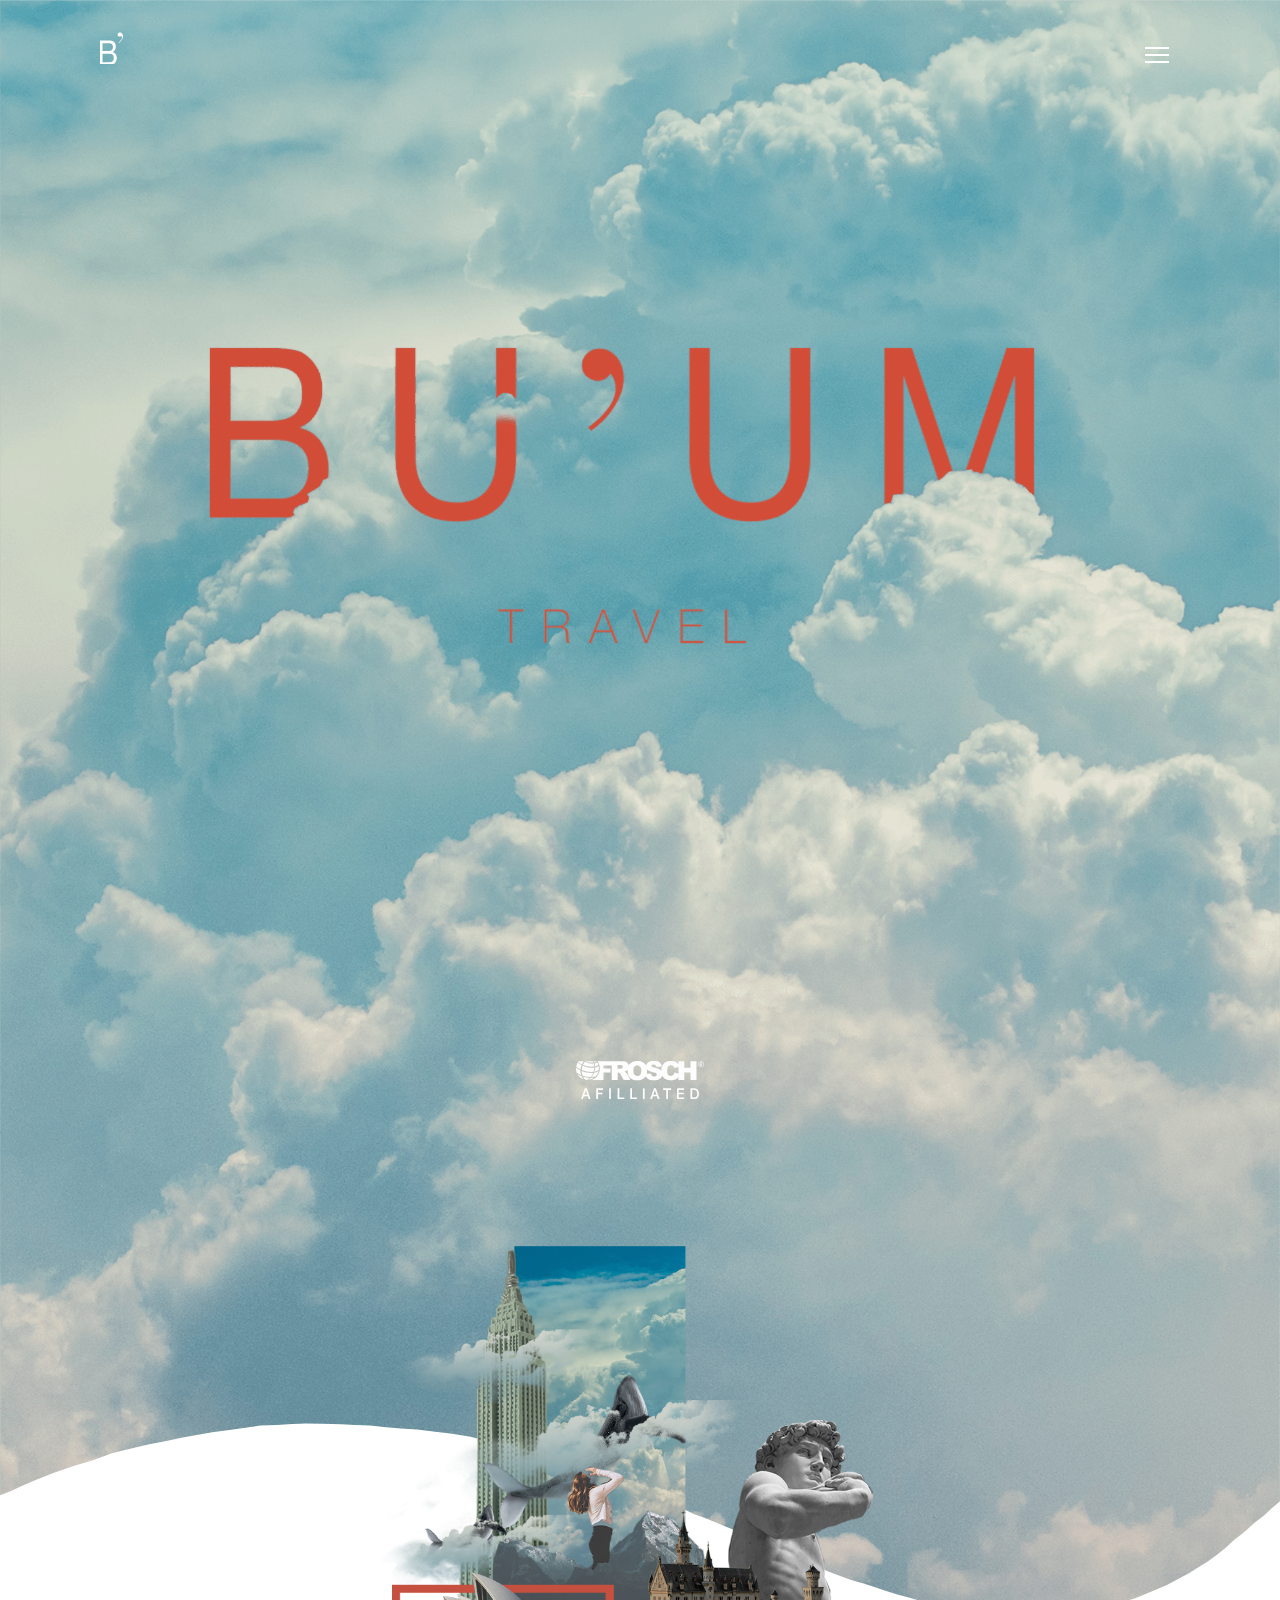
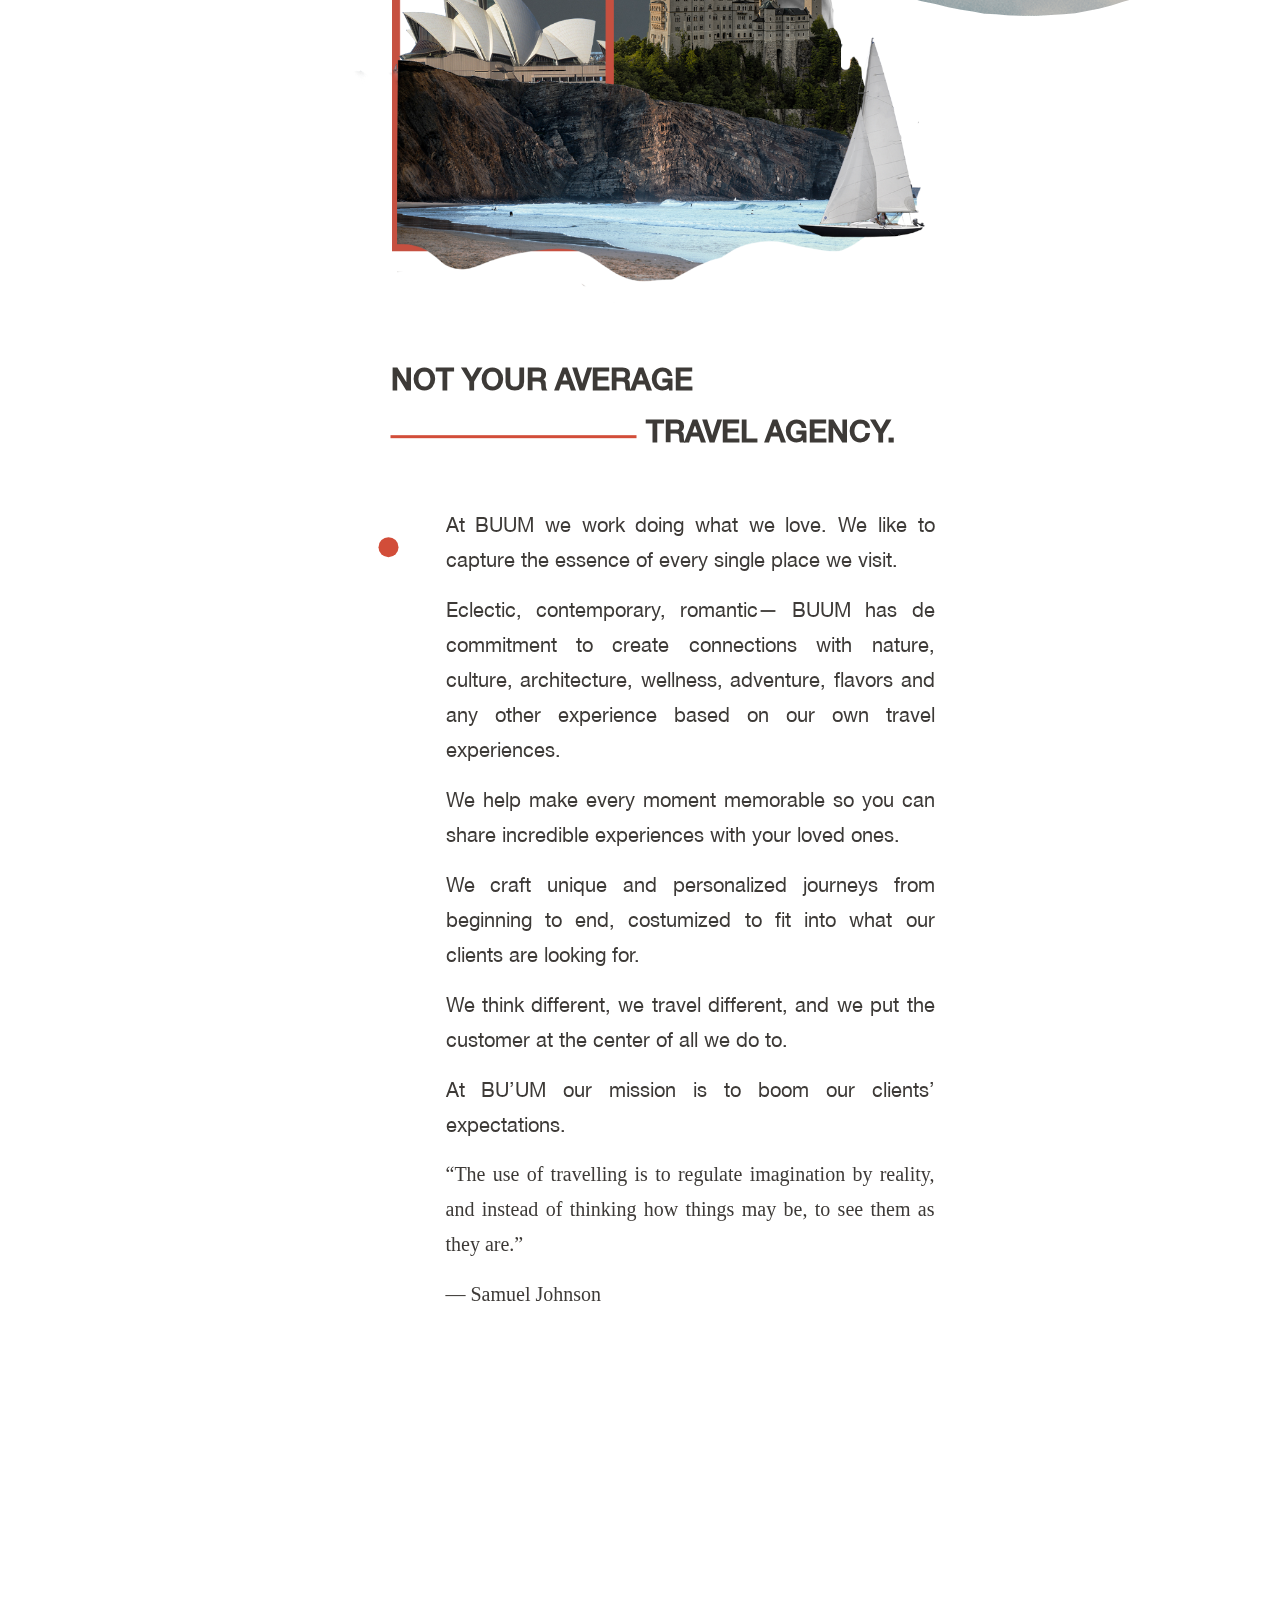
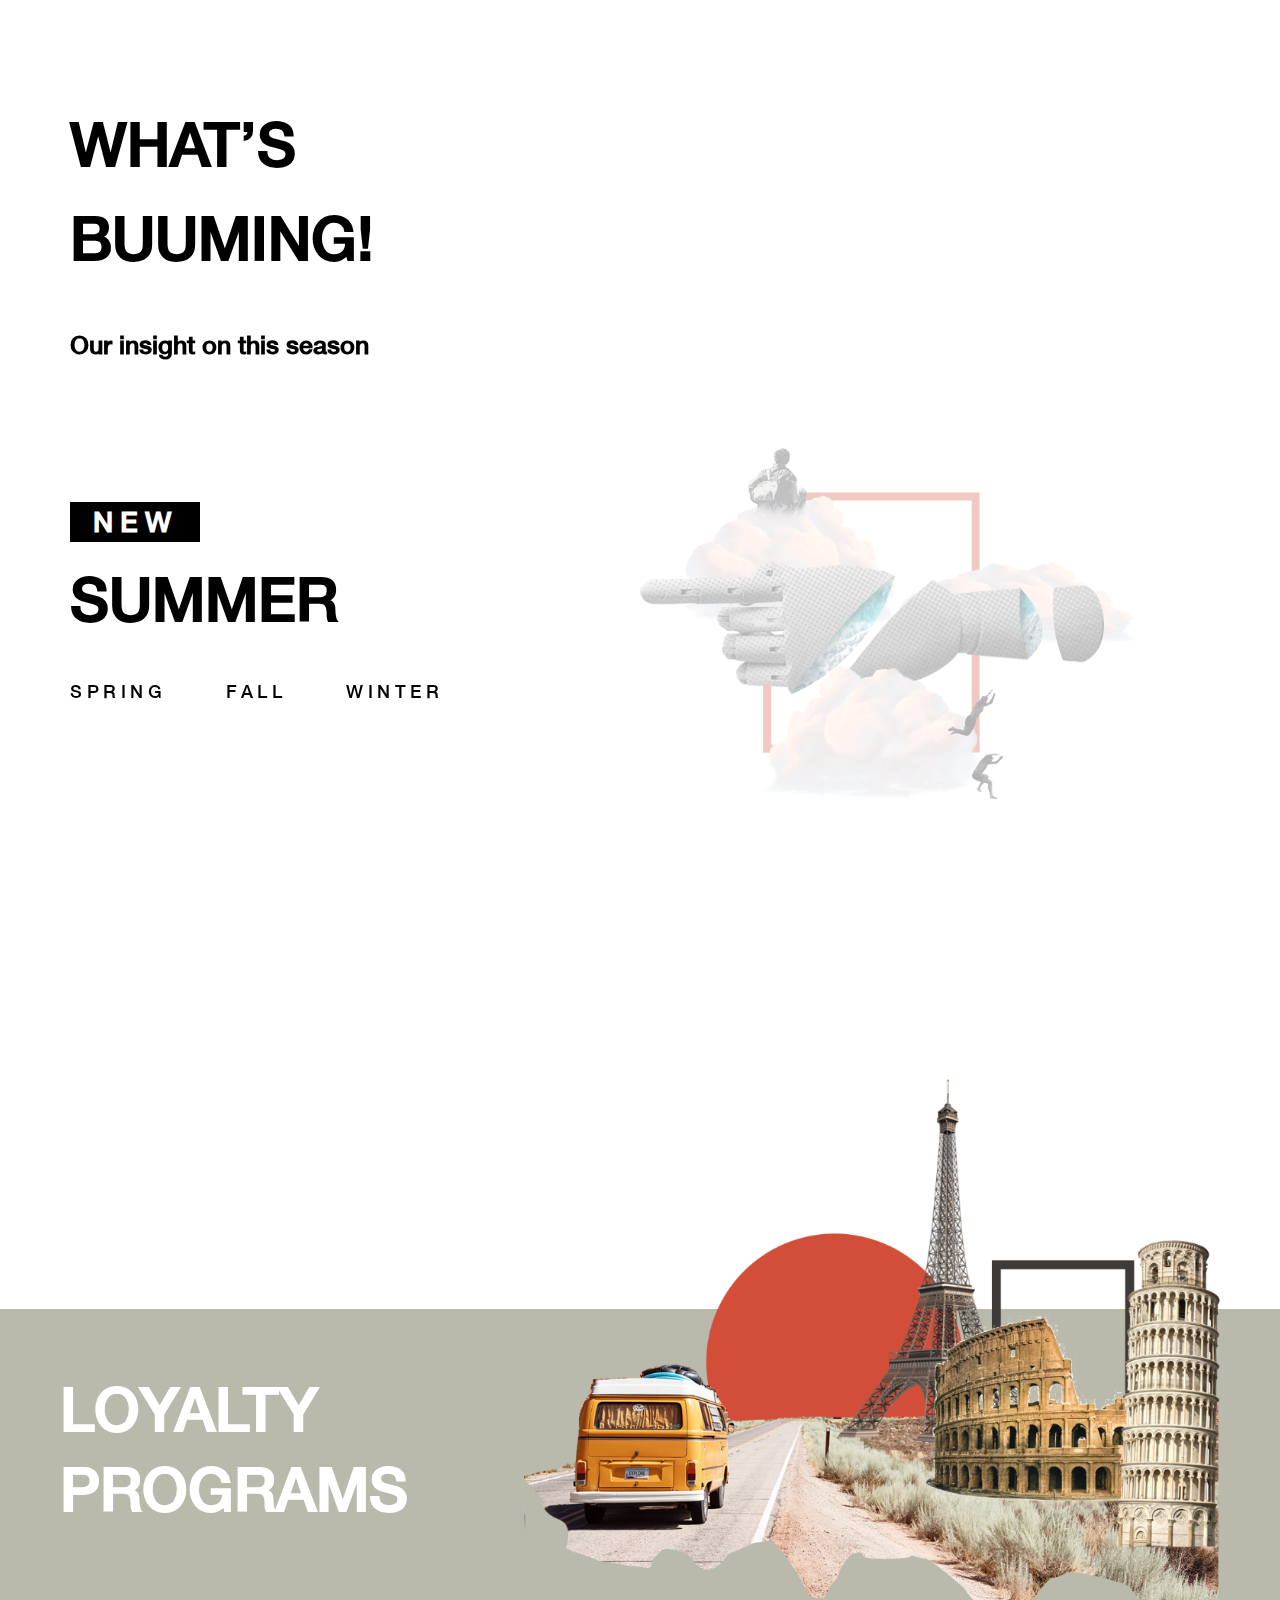
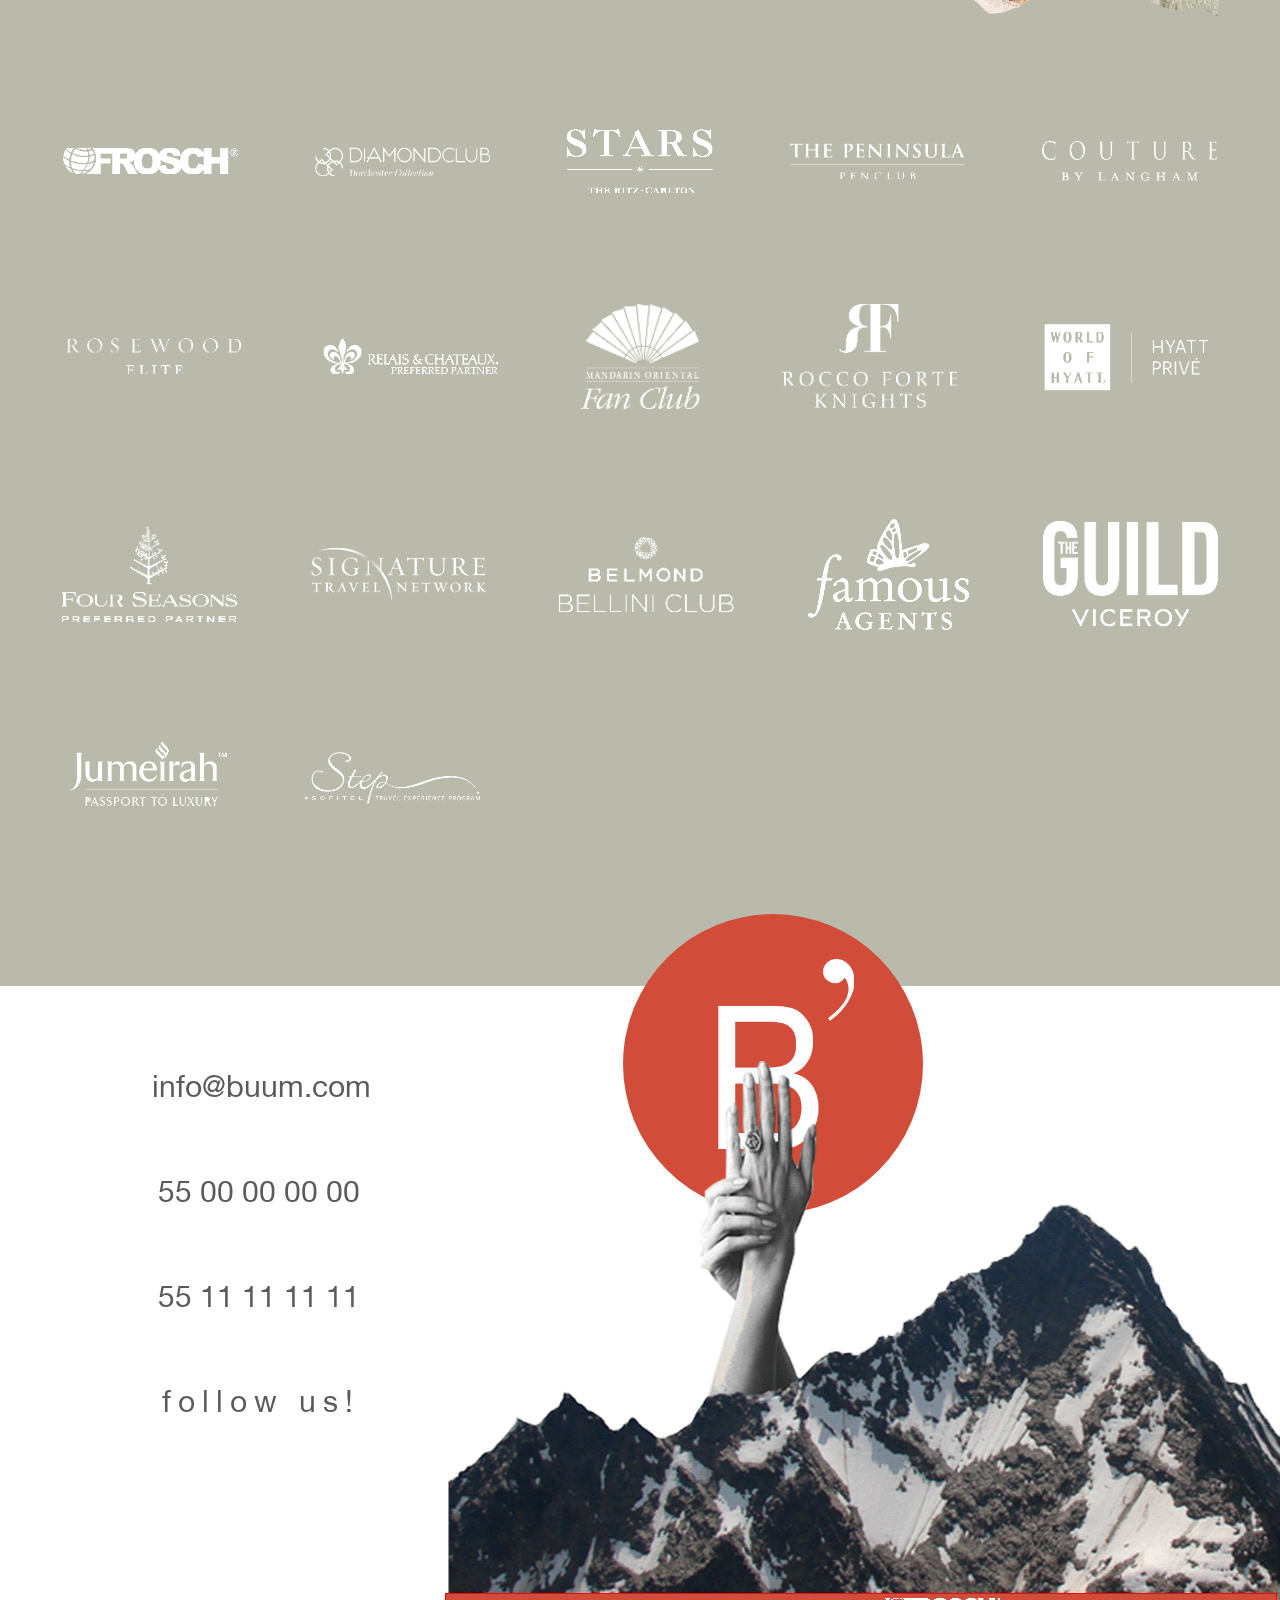
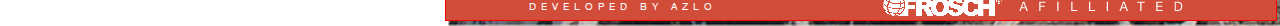
<file: index.html>
<!DOCTYPE html>
<html>

<head>
  <title>Buum</title>
  <meta charset="utf-8">
  <link rel="stylesheet" href="https://pro.fontawesome.com/releases/v5.10.0/css/all.css" integrity="sha384-AYmEC3Yw5cVb3ZcuHtOA93w35dYTsvhLPVnYs9eStHfGJvOvKxVfELGroGkvsg+p" crossorigin="anonymous" />
  <link rel="stylesheet" type="text/css" href="./assets/css/styles.css?v=time()">
  <link rel="stylesheet" type="text/css" href="./assets/css/demo.css?v=time()" />
  <meta name="description" content="Buum description">
  <meta name="viewport" content="width=device-width, initial-scale=1">
  <!--<meta name="viewport" content="width=device-width, initial-scale=1.0, maximum-scale=1.0, user-scalable=no" />-->

</head>

<body class="demo-3">
  <header>
    <div class="container flex">
      <a href="index.html">
        <figure>
          <img class="logo-home__n" src="./assets/img/logo.png" alt="logo-normal">
          <img class="logo-home__b" src="./assets/img/logo-blanco.png" alt="logo-blanco">
        </figure>
      </a>
      <div class="content content--demo-3">
        <div class="hamburger hamburger--demo-3 js-hover">
          <div class="hamburger__line hamburger__line--01">
            <div class="hamburger__line-in hamburger__line-in--01"></div>
          </div>
          <div class="hamburger__line hamburger__line--02">
            <div class="hamburger__line-in hamburger__line-in--02"></div>
          </div>
          <div class="hamburger__line hamburger__line--03">
            <div class="hamburger__line-in hamburger__line-in--03"></div>
          </div>
          <div class="hamburger__line hamburger__line--cross01">
            <div class="hamburger__line-in hamburger__line-in--cross01"></div>
          </div>
          <div class="hamburger__line hamburger__line--cross02">
            <div class="hamburger__line-in hamburger__line-in--cross02"></div>
          </div>
        </div>
        <div class="global-menu">
          <div class="global-menu__wrap">
            <a class="global-menu__item global-menu__item--demo-3" href="#home">Home</a>
            <a class="global-menu__item global-menu__item--demo-3" href="#whats-bumming">
              What’s Buuming!
            </a>
            <a class="global-menu__item global-menu__item--demo-3" href="#programs">Loyalty Programs</a>
            <a class="global-menu__item global-menu__item--demo-3" href="#contact">Contact</a>
          </div>
        </div>
        <svg class="shape-overlays" viewBox="0 0 100 100" preserveAspectRatio="none">
          <path class="shape-overlays__path"></path>
          <path class="shape-overlays__path"></path>
          <path class="shape-overlays__path"></path>
        </svg>
      </div>
    </div>
  </header>
  <section class="logo_titulo" id="home">
    <div class="container flex">
      <figure class="titulo-img">
        <img class="desktop" src="./assets/img/img_titulo.png">
        <img class="mobile" src="./assets/img/p-2.png">
      </figure>
      <figure class="letras-blancas">
        <svg xmlns="http://www.w3.org/2000/svg" viewBox="0 0 1713.64 511.35"></svg>
        <img src="./assets/img/f-a.svg" alt="frosch">
      </figure>
    </div>
  </section>
  <section class="travel_agency">
    <div class="container flex">
      <div class="curva">
        <figure>
          <img src="./assets/img/edificios.png">
        </figure>
        <h2>NOT YOUR AVERAGE </h2>
        <h2 class="subtitle-two">TRAVEL AGENCY.</h2>
        <p class="first-child">At BUUM we work doing what we love. We like to capture the essence of every single place we visit.
        </p>
        <p>Eclectic, contemporary, romantic— BUUM has de commitment to create connections with nature, culture, architecture, wellness, adventure, flavors and any other experience based on our own travel experiences.</p>
        <p>We help make every moment memorable so you can share incredible experiences with your loved ones.</p>
        <p>We craft unique and personalized journeys from beginning to end, costumized to fit into what our clients are looking for.</p>
        <p>We think different, we travel different, and we put the customer at the center of all we do to.</p>
        <p>At BU’UM our mission is to boom our clients’ expectations.</p>
        <p class="f-35">“The use of travelling is to regulate imagination by reality, and instead of thinking how things may be, to see them as they are.”</p>
        <p class="f-35">― Samuel Johnson</p>
      </div>
    </div>
  </section>
  <section class="slider-bumming" id="whats-bumming">
    <div class="container flex">
      <div class="info-slider">
        <h2>WHAT’S<br> BUUMING! <br><span class="ft-25">Our insight on this season</span></h2>
        <div class="imagen-slider mobile">
          <figure class="one-img">
            <img src="./assets/img/bumming.png">
          </figure>
          <figure class="two-img">
            <img src="./assets/img/estatua.png">
          </figure>
          <figure class="summer">
            <img src="./assets/img/summer.png">
          </figure>
          <figure class="fall">
            <img src="./assets/img/fall.png">
          </figure>
          <figure class="winter">
            <img src="./assets/img/winter.png">
          </figure>
        </div>

        <h2 class="estacion-principal">SUMMER</h2>
        <ul>
          <li class="list-sum spring" src="https://danieluribedgsan.github.io/buum2/spring.html">SPRING</li>
          <!-- <li class="list-sum summer" src="/buum2/summer.html">SUMMER</li> -->
          <li class="list-sum fall" src="https://danieluribedgsan.github.io/buum2/fall.html">FALL</li>
          <li class="winter" src="https://danieluribedgsan.github.io/buum2/winter.html">WINTER</li>
        </ul>
      </div>
      <div class="imagen-slider desktop">
        <figure class="one-img">
          <img src="./assets/img/bumming.png">
        </figure>
        <figure class="two-img">
          <img src="./assets/img/estatua.png">
        </figure>
        <figure class="summer">
          <img src="./assets/img/summer.png">
        </figure>
        <figure class="fall">
          <img src="./assets/img/fall.png">
        </figure>
        <figure class="winter">
          <img src="./assets/img/winter.png">
        </figure>
      </div>
      <div class="efect-mobile"></div>
    </div>
  </section>
  <section class="programs" id="programs">
    <div class="container flex">
      <div class="titulo-programs">
        <h2>LOYALTY <br> PROGRAMS</h2>
        <figure>
          <img src="./assets/img/paris.png">
        </figure>
      </div>
      <div class="imagenes-programs">
        <figure>
          <img src="./assets/img/frosch.png">
        </figure>
        <figure>
          <img src="./assets/img/diamon.png">
        </figure>
        <figure>
          <img src="./assets/img/stars.png">
        </figure>
        <figure>
          <img src="./assets/img/peninsula.png">
        </figure>
        <figure class="last-child">
          <img src="./assets/img/couture.png">
        </figure>
      </div>
      <div class="imagenes-programs">
        <figure>
          <img src="./assets/img/rosewod.png">
        </figure>
        <figure>
          <img src="./assets/img/relais.png">
        </figure>
        <figure>
          <img src="./assets/img/fan_club.png">
        </figure>
        <figure>
          <img src="./assets/img/rf.png">
        </figure>
        <figure class="last-child">
          <img src="./assets/img/world.png">
        </figure>
      </div>
      <div class="imagenes-programs">
        <figure>
          <img src="./assets/img/four.png">
        </figure>
        <figure>
          <img src="./assets/img/signature.png">
        </figure>
        <figure>
          <img src="./assets/img/belmond.png">
        </figure>
        <figure>
          <img src="./assets/img/famous.png">
        </figure>
        <figure class="last-child">
          <img src="./assets/img/guild.png">
        </figure>
      </div>
      <div class="imagenes-programs final">
        <figure>
          <img src="./assets/img/jumeirah.png">
        </figure>
        <figure>
          <img src="./assets/img/step.png">
        </figure>
      </div>
    </div>
  </section>
  <footer id="contact">
    <div class="container flex">
      <div class="info-contacto">
        <div class="first">
          <span class="fal fa-envelope fa-3x"></span>
          <a href="mailto:info@buum.com" style="margin-right: -10px;">info@buum.com</a>
        </div>

        <div class="phone">
          <span class="far fa-phone-alt fa-3x"></span>
          <a href="tel:+525500000000">55 00 00 00 00</a>
        </div>

        <div class="phone">
          <span class="fab fa-whatsapp fa-3x"></span>
          <a href="https://api.whatsapp.com/send?phone=+525511111111">55 11 11 11 11</a>
        </div>
        <div class="ig-contact">
          <span class="fab fa-instagram fa-3x"></span>
          <a href="https://instagram.com">follow us!</a>
        </div>
      </div>
      <div class="img-info_contacto">
        <figure class="first">
          <img src="./assets/img/logo-grande.png">
        </figure>
        <figure>
          <img src="./assets/img/mano_montana.png">
        </figure>
        <div class="banda-social">
          <p>DEVELOPED BY AZLO</p>
          <figure>
            <img src="./assets/img/fresh_footer.png">
          </figure>
        </div>
      </div>
    </div>
  </footer>

  <script type="text/javascript" src="./assets/js/jquery-3.5.1.min.js"></script>
  <script type="text/javascript" src="./assets/js/easings.js?v=time()"></script>
  <script type="text/javascript" src="./assets/js/demo3.js?v=time()"></script>
  <script type="text/javascript" src="./assets/js/main.js?v=time()"></script>
  <script type="text/javascript">
    $(window).on('load', function() {
      let travel = $(".travel_agency").offset().top;

      //Cargar logo blanco al principio
      if ($(window).scrollTop() <= travel) {
        if ($("header").hasClass("barda-menu")) {
          $("header").removeClass("barda-menu");
        }

        $("header .container a figure img.logo-home__n").css('display', 'none');
        $("header .container a figure img.logo-home__b").css('display', 'block');
        $(".hamburger__line-in").addClass('hamburgesa-blanca');
      } else {
        if (!$("header").hasClass("barda-menu")) {
          $("header").addClass("barda-menu");
        }

        $("header .container a figure img.logo-home__n").css('display', 'block');
        $("header .container a figure img.logo-home__b").css('display', 'none');
        $(".hamburger__line-in").removeClass('hamburgesa-blanca');
      }


      //Resizo SCroll
      $(window).scroll(function() {
        if ($(window).scrollTop() >= travel) {
          if (!$("header").hasClass("barda-menu")) {
            $("header").addClass("barda-menu");
            $("header .container a figure img.logo-home__n").css('display', 'block');
            $("header .container a figure img.logo-home__b").css('display', 'none');
            $(".hamburger__line-in").removeClass('hamburgesa-blanca');
          }


        } else {
          if ($("header").hasClass("barda-menu")) {
            $("header").removeClass("barda-menu");
            $("header .container a figure img.logo-home__n").css('display', 'none');
            $("header .container a figure img.logo-home__b").css('display', 'block');
            $(".hamburger__line-in").addClass('hamburgesa-blanca');
          }


        }
      });
    });
  </script>
</body>

</html>
</file>
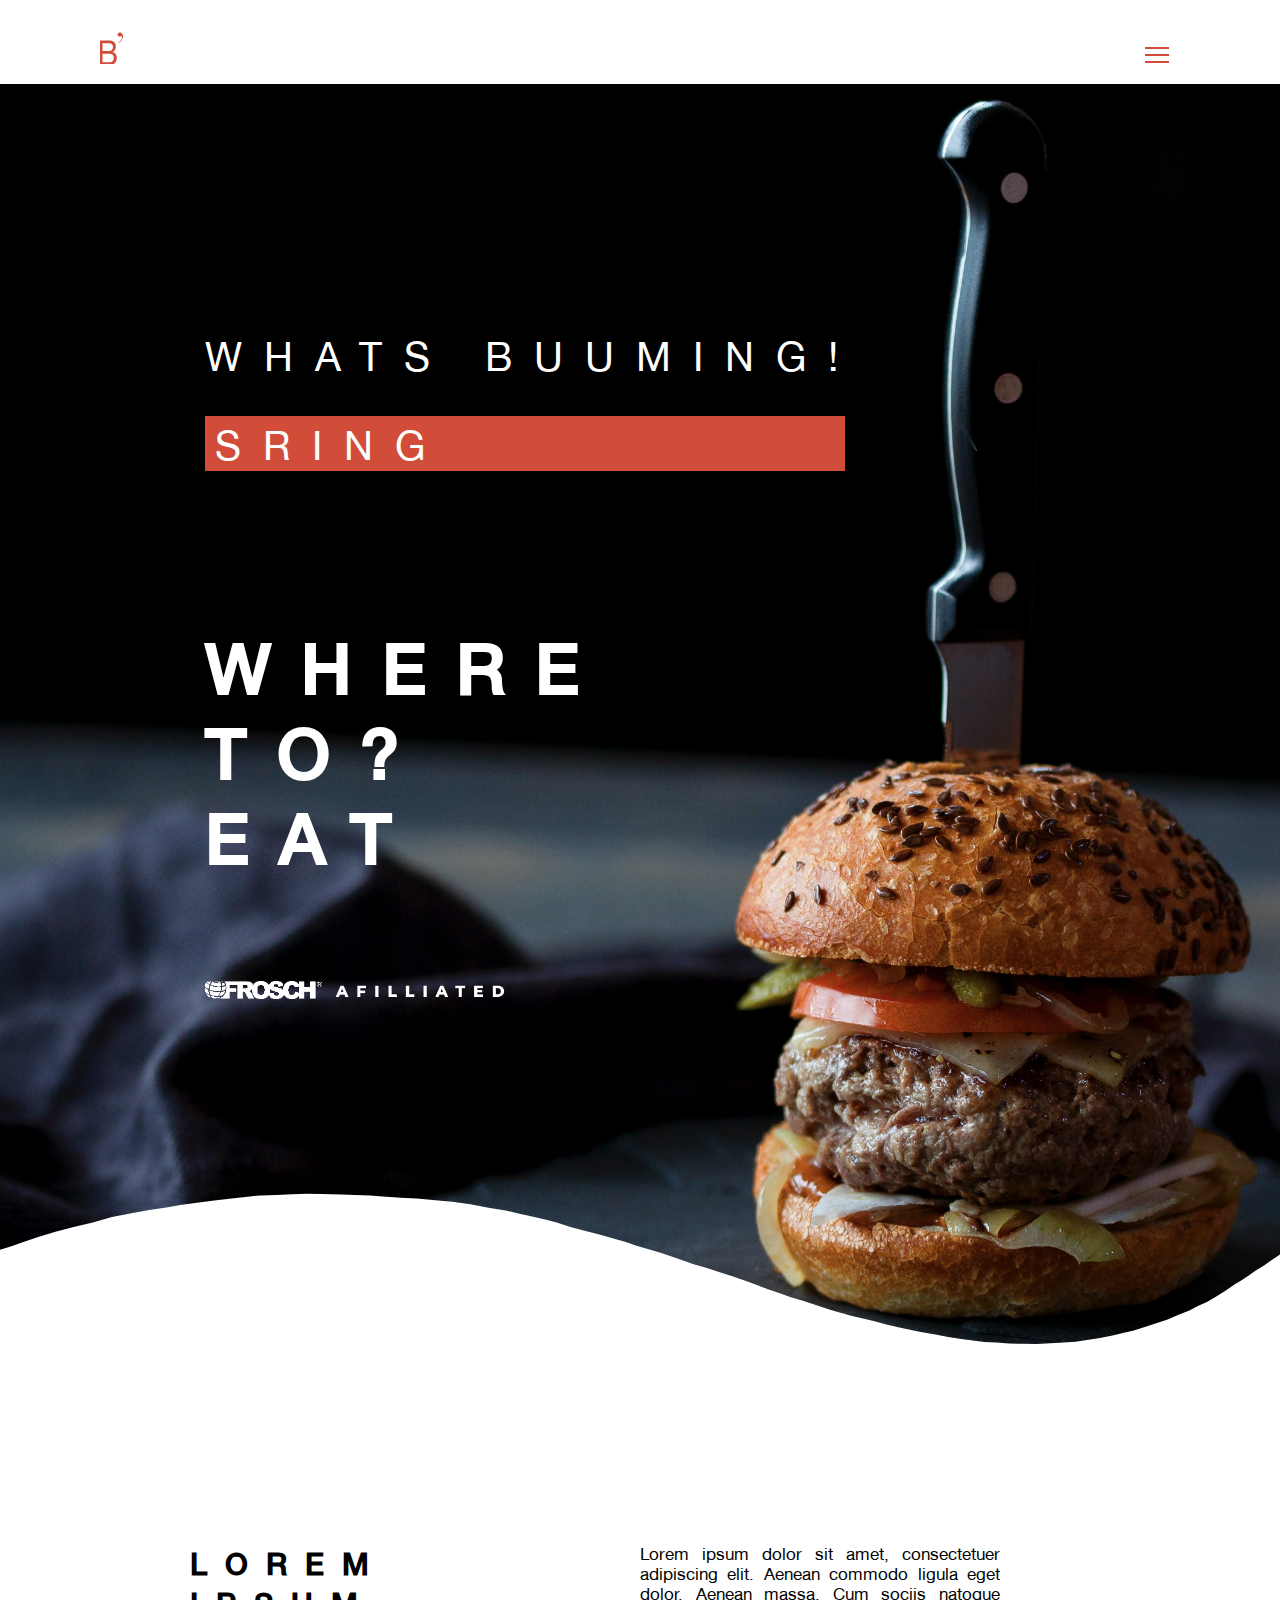
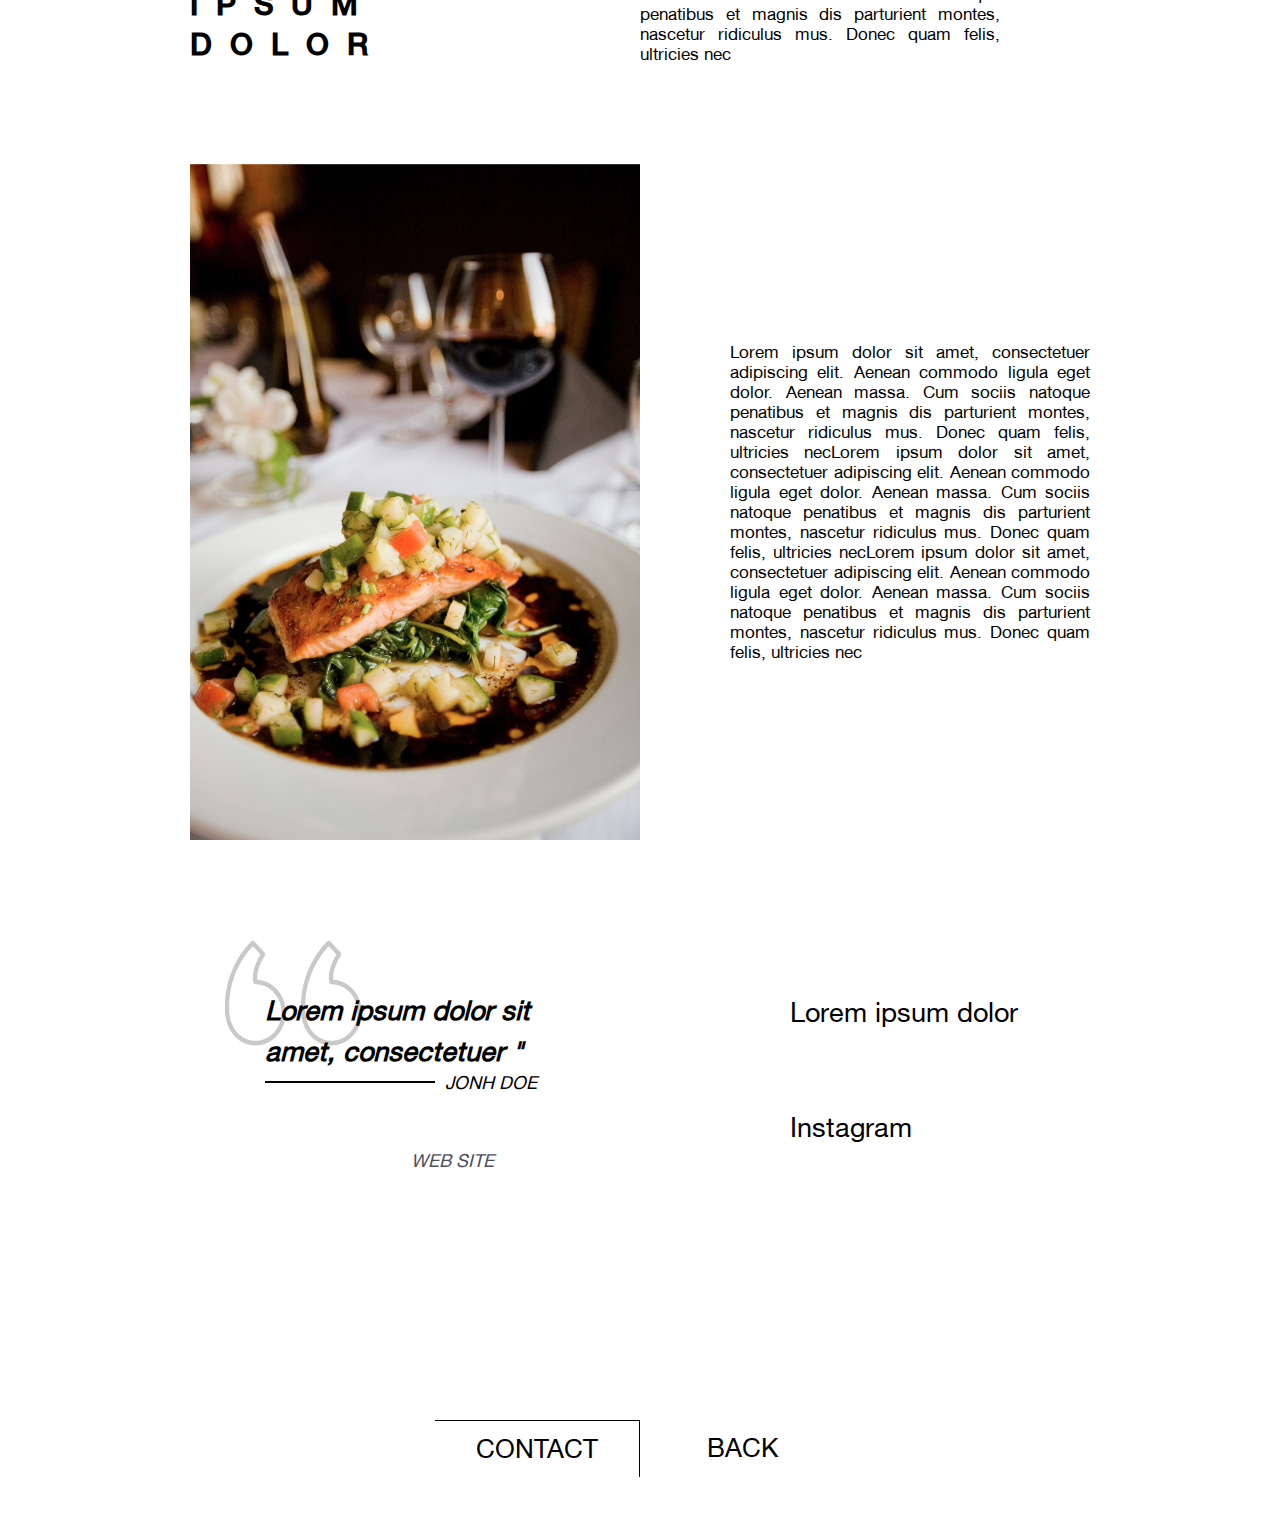
<file: eat.html>
<!DOCTYPE html>
<html>

<head>
    <title>Buum</title>
    <meta charset="utf-8">
    <link rel="stylesheet" href="https://pro.fontawesome.com/releases/v5.10.0/css/all.css" integrity="sha384-AYmEC3Yw5cVb3ZcuHtOA93w35dYTsvhLPVnYs9eStHfGJvOvKxVfELGroGkvsg+p" crossorigin="anonymous" />
    <link rel="stylesheet" type="text/css" href="./assets/css/styles.css?v=time()">
    <link rel="stylesheet" type="text/css" href="./assets/css/demo.css?v=time()" />
    <meta name="description" content="Buum description">
    <meta name="viewport" content="width=device-width, initial-scale=1">
</head>

<body class="demo-3">
    <header class="barda-menu">
        <div class="container flex">
            <a href="index.html">
                <figure>
                    <img src="./assets/img/logo.png">
                </figure>
            </a>
            <div class="content content--demo-3">
                <div class="hamburger hamburger--demo-3 js-hover">
                    <div class="hamburger__line hamburger__line--01">
                        <div class="hamburger__line-in hamburger__line-in--01"></div>
                    </div>
                    <div class="hamburger__line hamburger__line--02">
                        <div class="hamburger__line-in hamburger__line-in--02"></div>
                    </div>
                    <div class="hamburger__line hamburger__line--03">
                        <div class="hamburger__line-in hamburger__line-in--03"></div>
                    </div>
                    <div class="hamburger__line hamburger__line--cross01">
                        <div class="hamburger__line-in hamburger__line-in--cross01"></div>
                    </div>
                    <div class="hamburger__line hamburger__line--cross02">
                        <div class="hamburger__line-in hamburger__line-in--cross02"></div>
                    </div>
                </div>
                <div class="global-menu">
                    <div class="global-menu__wrap">
                        <a class="global-menu__item global-menu__item--demo-3" href="/buum2/#home">Home</a>
                        <a class="global-menu__item global-menu__item--demo-3" href="/buum2/#whats-bumming">What’s Buuming!</a>
                        <a class="global-menu__item global-menu__item--demo-3" href="/buum2/#programs">Loyalty Programs</a>
                        <a class="global-menu__item global-menu__item--demo-3" href="/buum2/#contact">Contact</a>
                    </div>
                </div>
                <svg class="shape-overlays" viewBox="0 0 100 100" preserveAspectRatio="none">
            <path class="shape-overlays__path"></path>
            <path class="shape-overlays__path"></path>
            <path class="shape-overlays__path"></path>
          </svg>
            </div>
        </div>
    </header>
    <section class="eat_titulo">
        <div class="container flex">
            <figure class="eat-img">
                <img src="./assets/img/eat/hamburguesa.png">

                <div class="lienzo">
                    <p class="first">WHATS BUUMING!</p>
                    <div class="container-last">
                        <p class="last">SRING</p>
                    </div>
                    <h1>WHERE <br>TO?<br> EAT</h1>
                    <figure class="forch-logo">
                        <img src="./assets/img/titulo_blanco-home.png">
                    </figure>
                </div>
            </figure>
        </div>
    </section>
    <section class="eat-description">
        <div class="container flex titulo-platillo">
            <h2>Lorem <br>ipsum <br>dolor</h2>
            <p>Lorem ipsum dolor sit amet, consectetuer adipiscing elit. Aenean commodo ligula eget dolor. Aenean massa. Cum sociis natoque penatibus et magnis dis parturient montes, nascetur ridiculus mus. Donec quam felis, ultricies nec
            </p>
        </div>
        <div class="container flex eat-platillo">
            <figure>
                <img src="./assets/img/eat/plato.png">
            </figure>
            <p>Lorem ipsum dolor sit amet, consectetuer adipiscing elit. Aenean commodo ligula eget dolor. Aenean massa. Cum sociis natoque penatibus et magnis dis parturient montes, nascetur ridiculus mus. Donec quam felis, ultricies necLorem ipsum dolor
                sit amet, consectetuer adipiscing elit. Aenean commodo ligula eget dolor. Aenean massa. Cum sociis natoque penatibus et magnis dis parturient montes, nascetur ridiculus mus. Donec quam felis, ultricies necLorem ipsum dolor sit amet, consectetuer
                adipiscing elit. Aenean commodo ligula eget dolor. Aenean massa. Cum sociis natoque penatibus et magnis dis parturient montes, nascetur ridiculus mus. Donec quam felis, ultricies nec</p>
        </div>
        <div class="container flex container-fundador">
            <div class="eat-fundador">
                <figure>
                    <img src="./assets/img/eat/comillas.png">
                </figure>
                <h2>Lorem ipsum dolor sit<br> amet, consectetuer "</h2>
                <div>
                    <div></div>
                    <p>JONH DOE</p>
                </div>
                <a class="web-site"> WEB SITE </a>
            </div>
            <div class="eat-localizacion">
                <div class="cont-font">
                    <i class="fal fa-map-marker-alt fa-4x"></i>
                    <p>Lorem ipsum dolor</p>
                </div>
                <div class="cont-font">
                    <i class="fab fa-instagram fa-4x"></i>
                    <p>Instagram</p>
                </div>

            </div>
        </div>
        <div class="container flex container-tabs">
            <div class="tab-contacto active-border">
                <a href="#">CONTACT</a>
            </div>
            <div class="tab-back">
                <a href="#">BACK</a>
            </div>
        </div>
    </section>

    <script type="text/javascript" src="./assets/js/jquery-3.5.1.min.js"></script>
    <script type="text/javascript" src="./assets/js/easings.js?v=time()"></script>
    <script type="text/javascript" src="./assets/js/demo3.js?v=time()"></script>
    <script type="text/javascript" src="./assets/js/main.js?v=time()"></script>
</body>
</file>
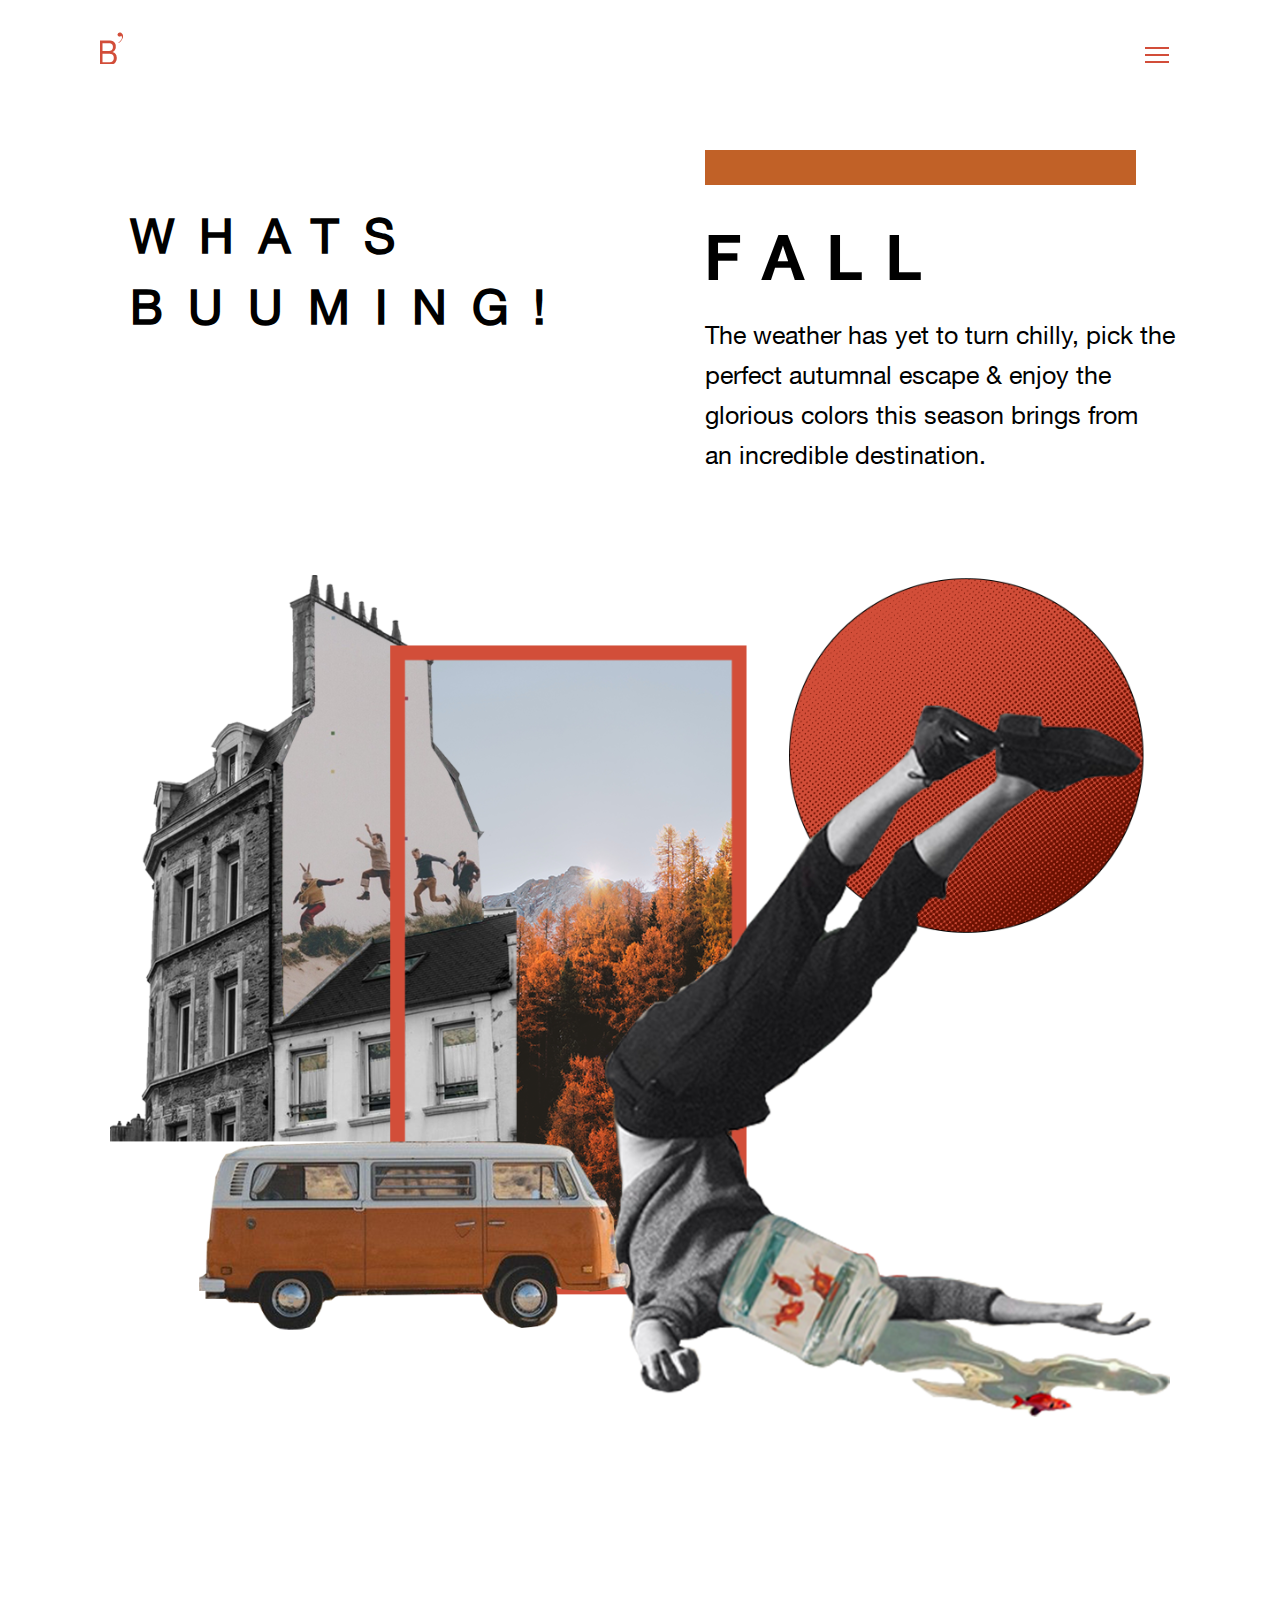
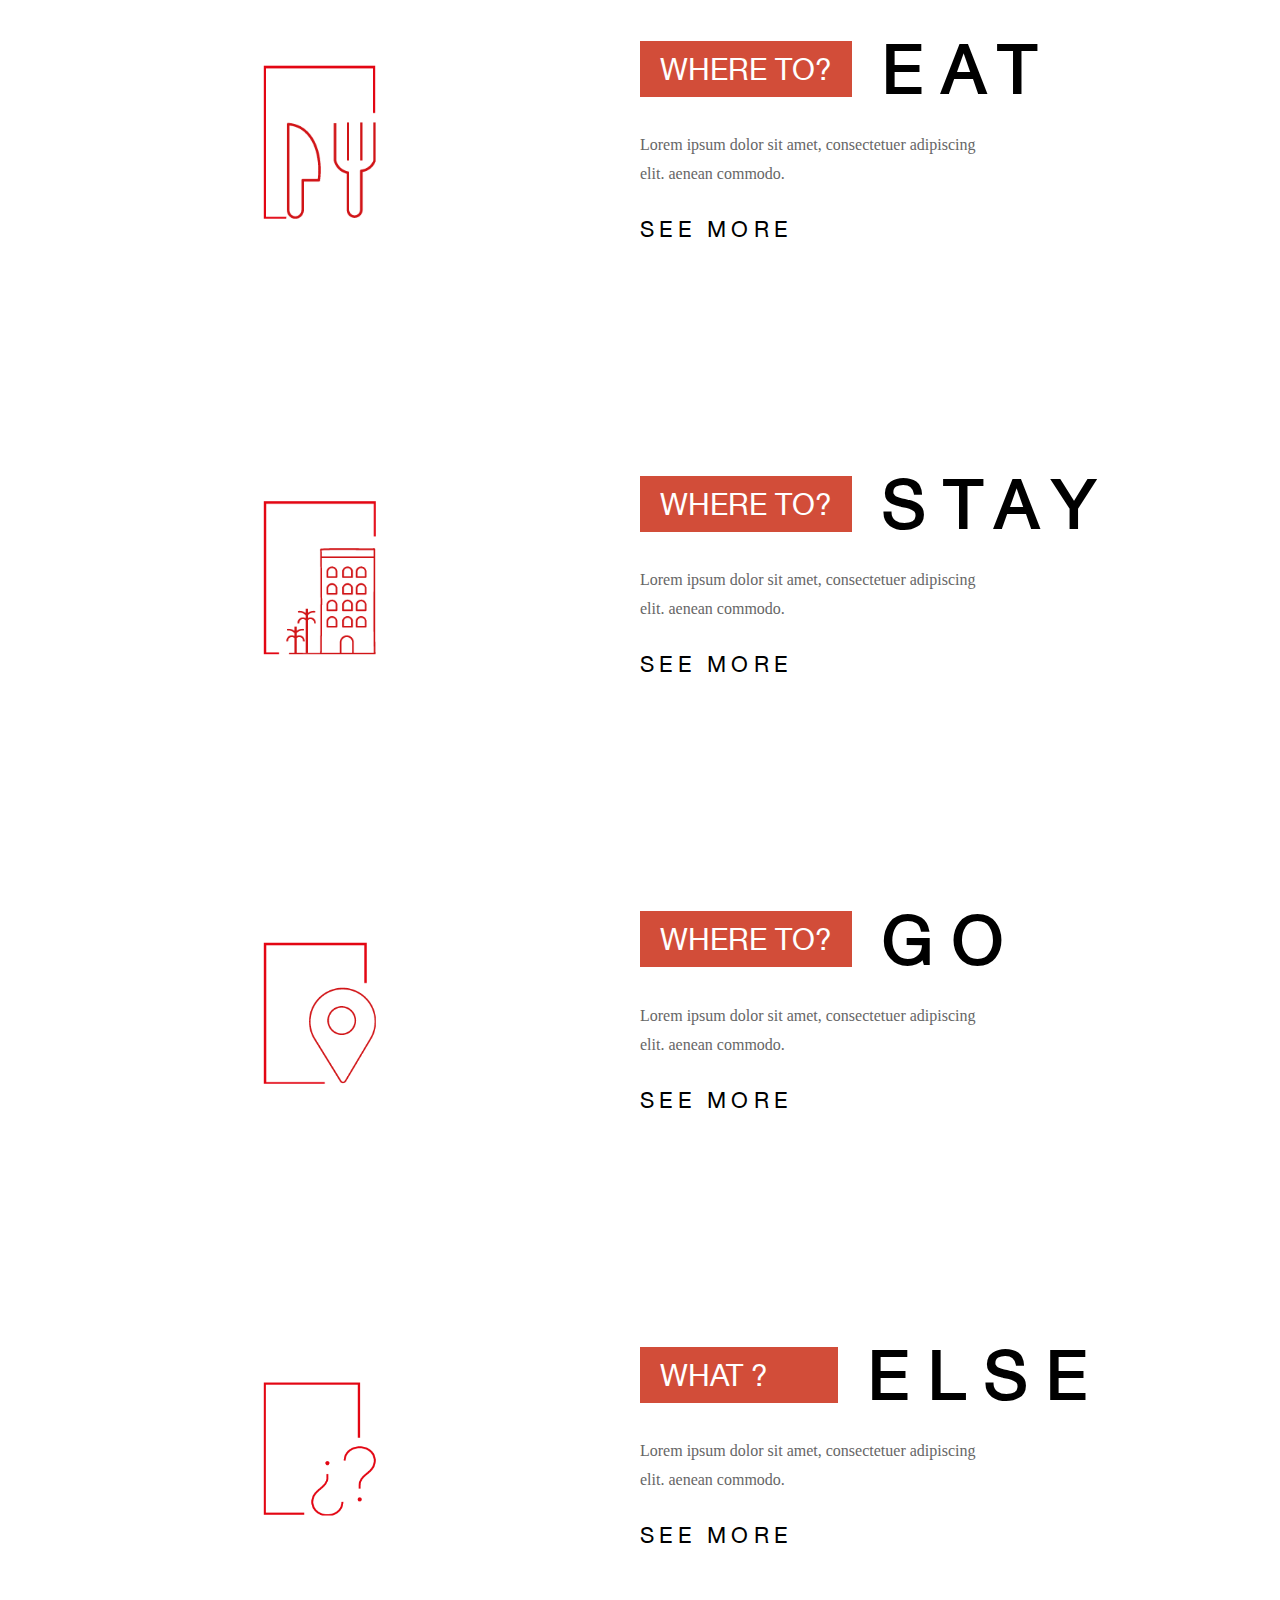
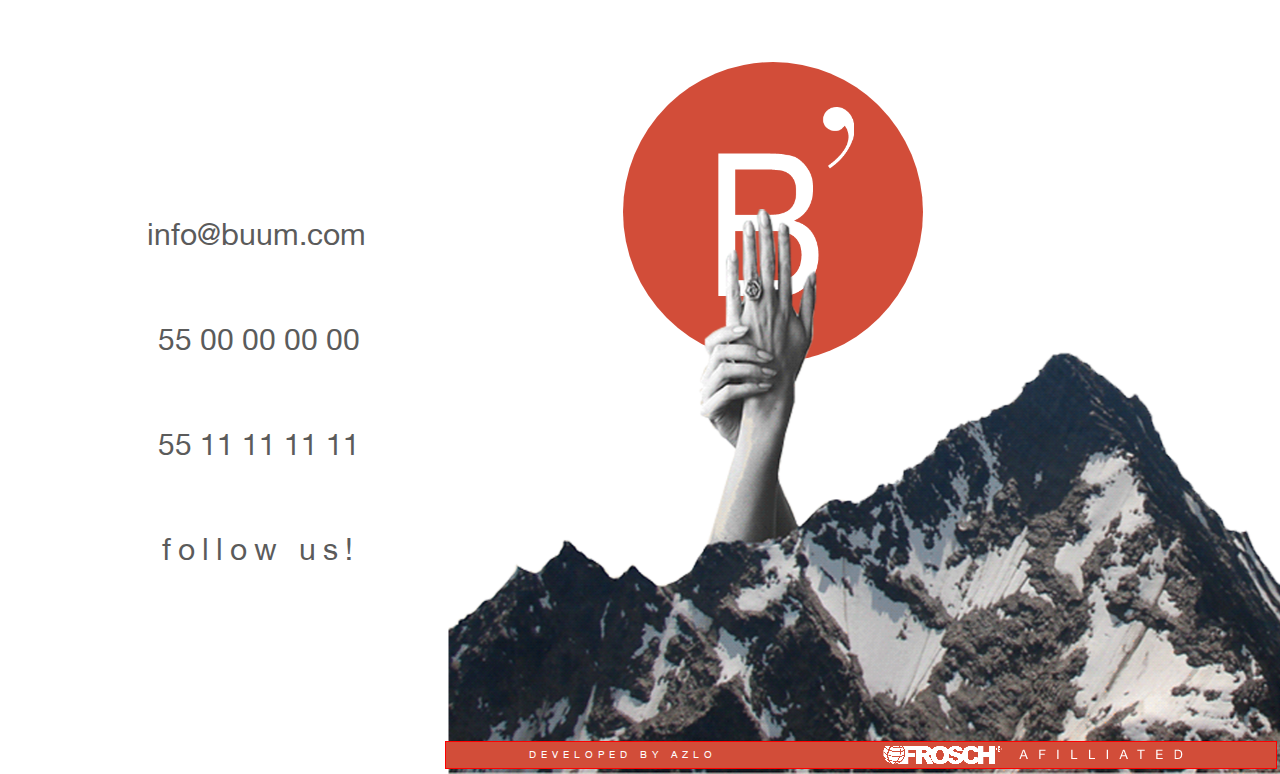
<file: fall.html>
<!DOCTYPE html>
<html>

<head>
    <title>Buum | Spring</title>
    <meta charset="utf-8">
    <link rel="stylesheet" href="https://pro.fontawesome.com/releases/v5.10.0/css/all.css" integrity="sha384-AYmEC3Yw5cVb3ZcuHtOA93w35dYTsvhLPVnYs9eStHfGJvOvKxVfELGroGkvsg+p" crossorigin="anonymous" />
    <link rel="stylesheet" type="text/css" href="./assets/css/styles.css?v=time()">
    <link rel="stylesheet" type="text/css" href="./assets/css/demo.css?v=time()" />
    <meta name="description" content="Buum description">
    <meta name="viewport" content="width=device-width, initial-scale=1">
</head>

<body class="demo-3">
    <header class="barda-menu">
        <div class="container flex">
            <a href="index.html">
                <figure>
                    <img src="./assets/img/logo.png">
                </figure>
            </a>
            <div class="content content--demo-3">
                <div class="hamburger hamburger--demo-3 js-hover">
                    <div class="hamburger__line hamburger__line--01">
                        <div class="hamburger__line-in hamburger__line-in--01"></div>
                    </div>
                    <div class="hamburger__line hamburger__line--02">
                        <div class="hamburger__line-in hamburger__line-in--02"></div>
                    </div>
                    <div class="hamburger__line hamburger__line--03">
                        <div class="hamburger__line-in hamburger__line-in--03"></div>
                    </div>
                    <div class="hamburger__line hamburger__line--cross01">
                        <div class="hamburger__line-in hamburger__line-in--cross01"></div>
                    </div>
                    <div class="hamburger__line hamburger__line--cross02">
                        <div class="hamburger__line-in hamburger__line-in--cross02"></div>
                    </div>
                </div>
                <div class="global-menu">
                    <div class="global-menu__wrap">
                        <a class="global-menu__item global-menu__item--demo-3" href="/buum2/#home">Home</a>
                        <a class="global-menu__item global-menu__item--demo-3 submenu__demo--padre3" href="/buum2/#whats-bumming">
                What’s Buuming! <i class="fal fa-arrow-alt-down"></i></a>
                        <ul>
                            <li>
                                <a class="global-menu__item global-menu__item--demo-3 submenu__demo3" href="/buum2/summer.html">
                    SUMMER </a>
                            </li>
                            <li>
                                <a class="global-menu__item global-menu__item--demo-3 submenu__demo3" href="/buum2/spring.html">
                    SPRING </a>
                            </li>
                            <li>
                                <a class="global-menu__item global-menu__item--demo-3 submenu__demo3" href="/buum2/fall.html"> FALL
                  </a>
                            </li>
                            <li>
                                <a class="global-menu__item global-menu__item--demo-3 submenu__demo3" href="/buum2/winter.html">
                    WINTER </a>
                            </li>
                        </ul>

                        <a class="global-menu__item global-menu__item--demo-3" href="/buum2/#programs">Loyalty Programs</a>
                        <a class="global-menu__item global-menu__item--demo-3" href="/buum2/#contact">Contact</a>
                    </div>
                </div>
                <svg class="shape-overlays" viewBox="0 0 100 100" preserveAspectRatio="none">
            <path class="shape-overlays__path"></path>
            <path class="shape-overlays__path"></path>
            <path class="shape-overlays__path"></path>
          </svg>
            </div>
        </div>
    </header>
    <section class="titulo-estacion">
        <div class="container flex">
            <div class="description">
                <h2>WHATS <br>BUUMING!</h2>
            </div>
            <div class="titulo">
                <h1 class="fall">FALL</h1>
                <p> The weather has yet to turn chilly, pick the<br> perfect autumnal escape & enjoy the<br> glorious colors this season brings from<br> an incredible destination. </p>
            </div>
        </div>
    </section>
    <section class="imagen-estacion">
        <div class="container flex">
            <figure>
                <img src="./assets/img/fall.png">
            </figure>
        </div>
    </section>
    <section class="listado-detail">
        <div class="container flex">
            <div class="container-img">
                <figure>
                    <img src="./assets/img/summer/utelncilios.png">
                </figure>
            </div>
            <div class="conta-viemore">
                <div>
                    <p>WHERE TO?</p>
                    <h2>EAT</h2>
                </div>
                <p>Lorem ipsum dolor sit amet, consectetuer adipiscing<br> elit. aenean commodo.
                </p>
                <a href="/buum2/eat.html">SEE MORE</a>
            </div>
        </div>
        <div class="container flex">
            <div class="container-img">
                <figure>
                    <img src="./assets/img/summer/hoteles.png">
                </figure>
            </div>
            <div class="conta-viemore">
                <div>
                    <p>WHERE TO?</p>
                    <h2>STAY</h2>
                </div>
                <p>Lorem ipsum dolor sit amet, consectetuer adipiscing<br> elit. aenean commodo.
                </p>
                <a href="">SEE MORE</a>
            </div>
        </div>
        <div class="container flex">
            <div class="container-img">
                <figure>
                    <img src="./assets/img/summer/ubicacion.png">
                </figure>
            </div>
            <div class="conta-viemore">
                <div>
                    <p>WHERE TO?</p>
                    <h2>GO</h2>
                </div>
                <p>Lorem ipsum dolor sit amet, consectetuer adipiscing<br> elit. aenean commodo.
                </p>
                <a href="">SEE MORE</a>
            </div>
        </div>
        <div class="container flex">
            <div class="container-img">
                <figure>
                    <img src="./assets/img/summer/signos.png">
                </figure>
            </div>
            <div class="conta-viemore">
                <div>
                    <p class="ultimo">WHAT ?</p>
                    <h2>ELSE</h2>
                </div>
                <p>Lorem ipsum dolor sit amet, consectetuer adipiscing<br> elit. aenean commodo.
                </p>
                <a href="">SEE MORE</a>
            </div>
        </div>
    </section>
    <!-- <section class="menu-estaciones">
			<div class="container flex">
				<ul>
					<li><a href="/buum/spring.html">SPRING</a></li>
					<li><a href="/buum/summer.html">SUMMER</a></li>
					<li class="active"><a href="/buum/fall.html">FALL</a></li>
					<li><a href="/buum/winter.html">WINTER</a></li>
				</ul>
			</div>
		</section> -->
    <footer id="contact">
        <div class="container flex">
            <div class="info-contacto">
                <div class="first">
                    <span class="fal fa-envelope fa-3x"></span>
                    <a href="mailto:info@buum.com">info@buum.com</a>
                </div>

                <div class="phone">
                    <span class="far fa-phone-alt fa-3x"></span>
                    <a href="tel:+525500000000">55 00 00 00 00</a>
                </div>

                <div class="phone">
                    <span class="fab fa-whatsapp fa-3x"></span>
                    <a href="https://api.whatsapp.com/send?phone=+525511111111">55 11 11 11 11</a>
                </div>
                <div class="ig-contact">
                    <span class="fab fa-instagram fa-3x"></span>
                    <a href="https://instagram.com">follow us!</a>
                </div>
            </div>
            <div class="img-info_contacto">
                <figure class="first">
                    <img src="./assets/img/logo-grande.png">
                </figure>
                <figure>
                    <img src="./assets/img/mano_montana.png">
                </figure>
                <div class="banda-social">
                    <p>DEVELOPED BY AZLO</p>
                    <figure>
                        <img src="./assets/img/fresh_footer.png">
                    </figure>
                </div>
            </div>
        </div>
    </footer>

    <script type="text/javascript" src="./assets/js/jquery-3.5.1.min.js"></script>
    <script type="text/javascript" src="./assets/js/easings.js?v=time()"></script>
    <script type="text/javascript" src="./assets/js/demo3.js?v=time()"></script>
    <script type="text/javascript" src="./assets/js/main.js?v=time()"></script>
</body>

</html>
</file>
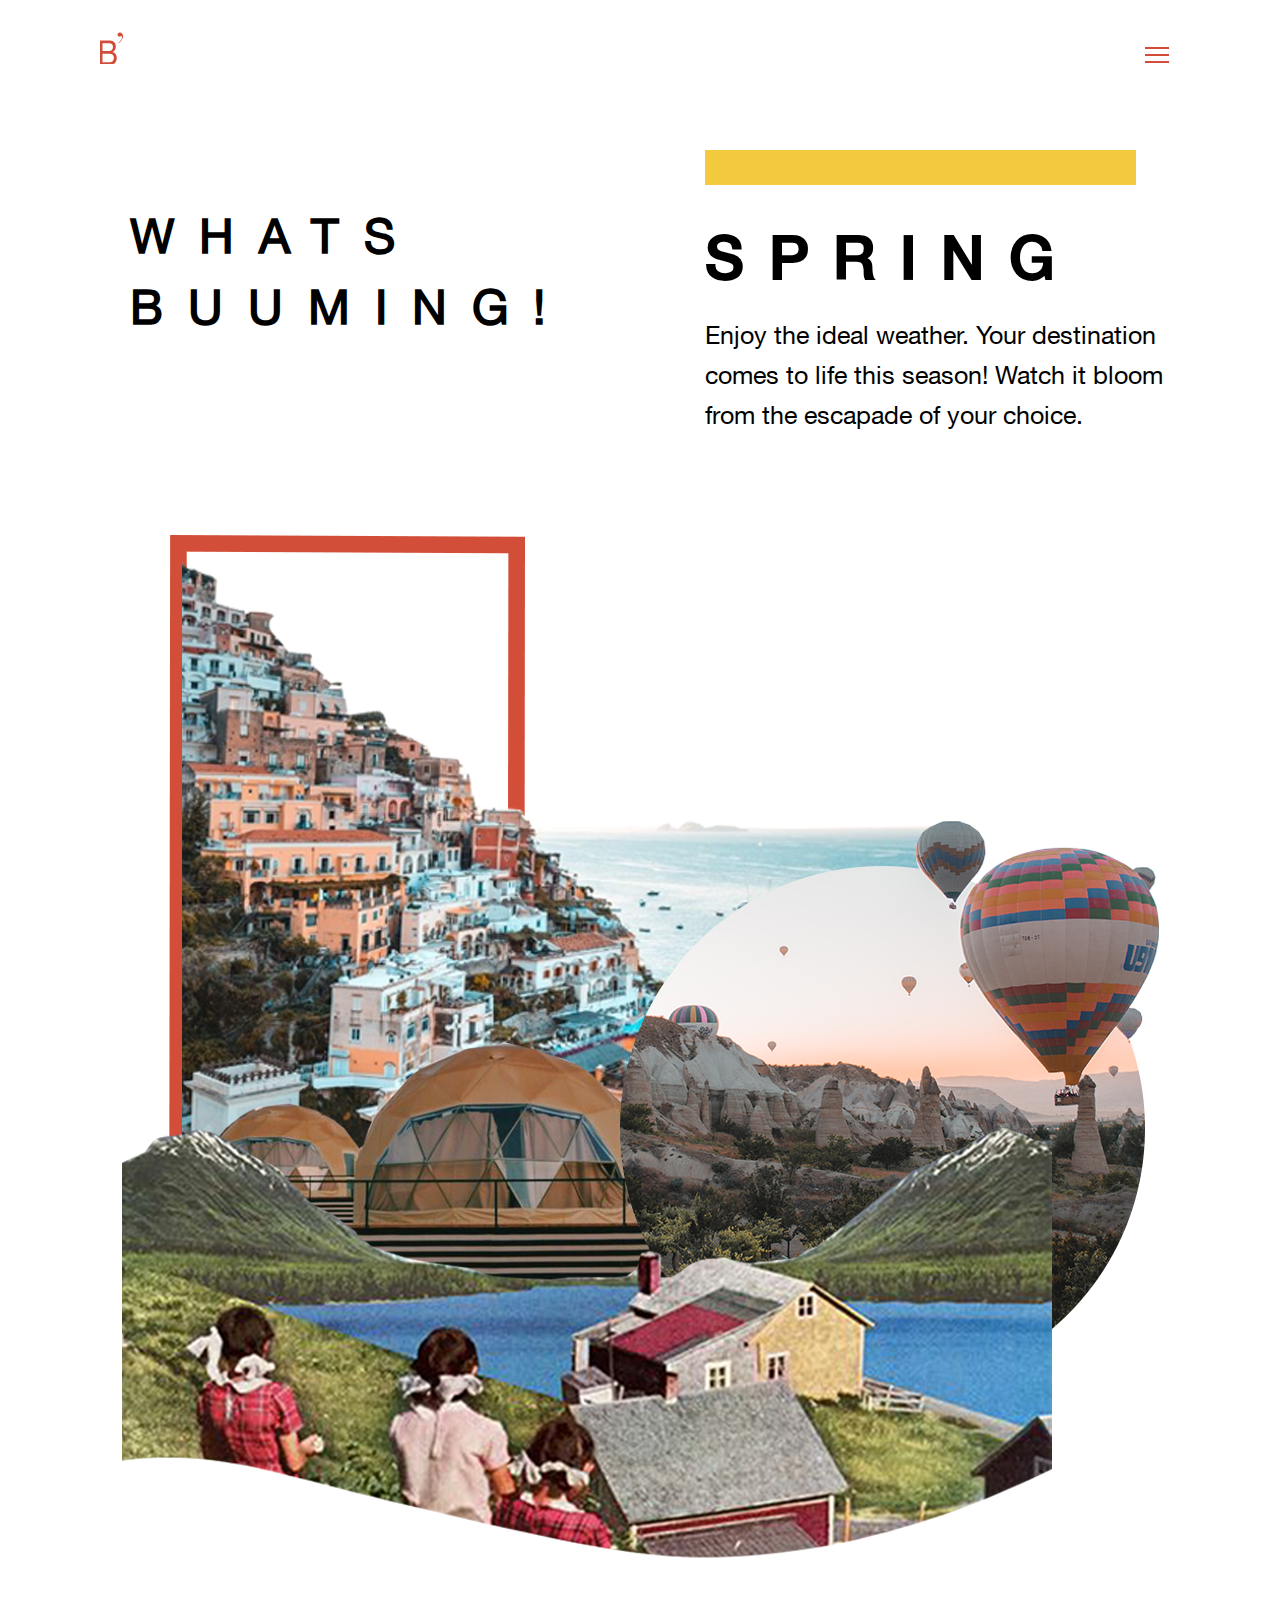
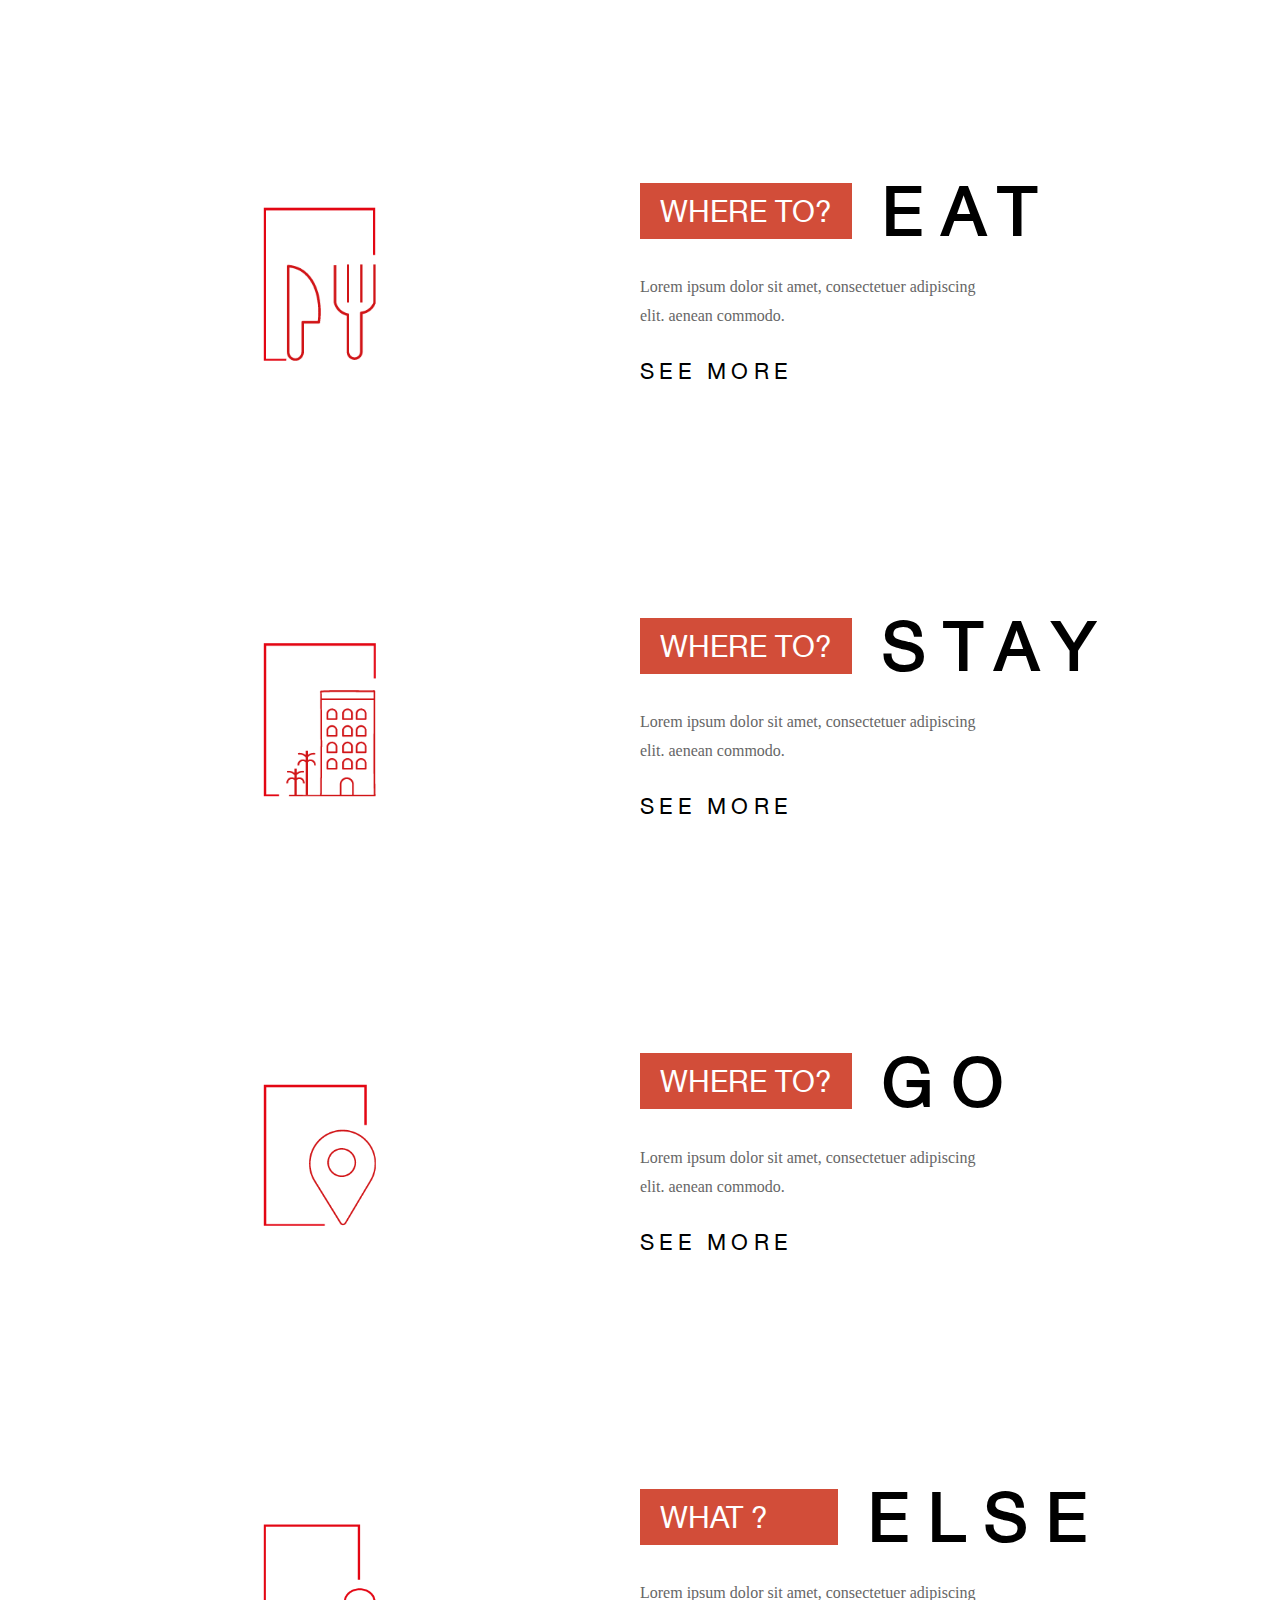
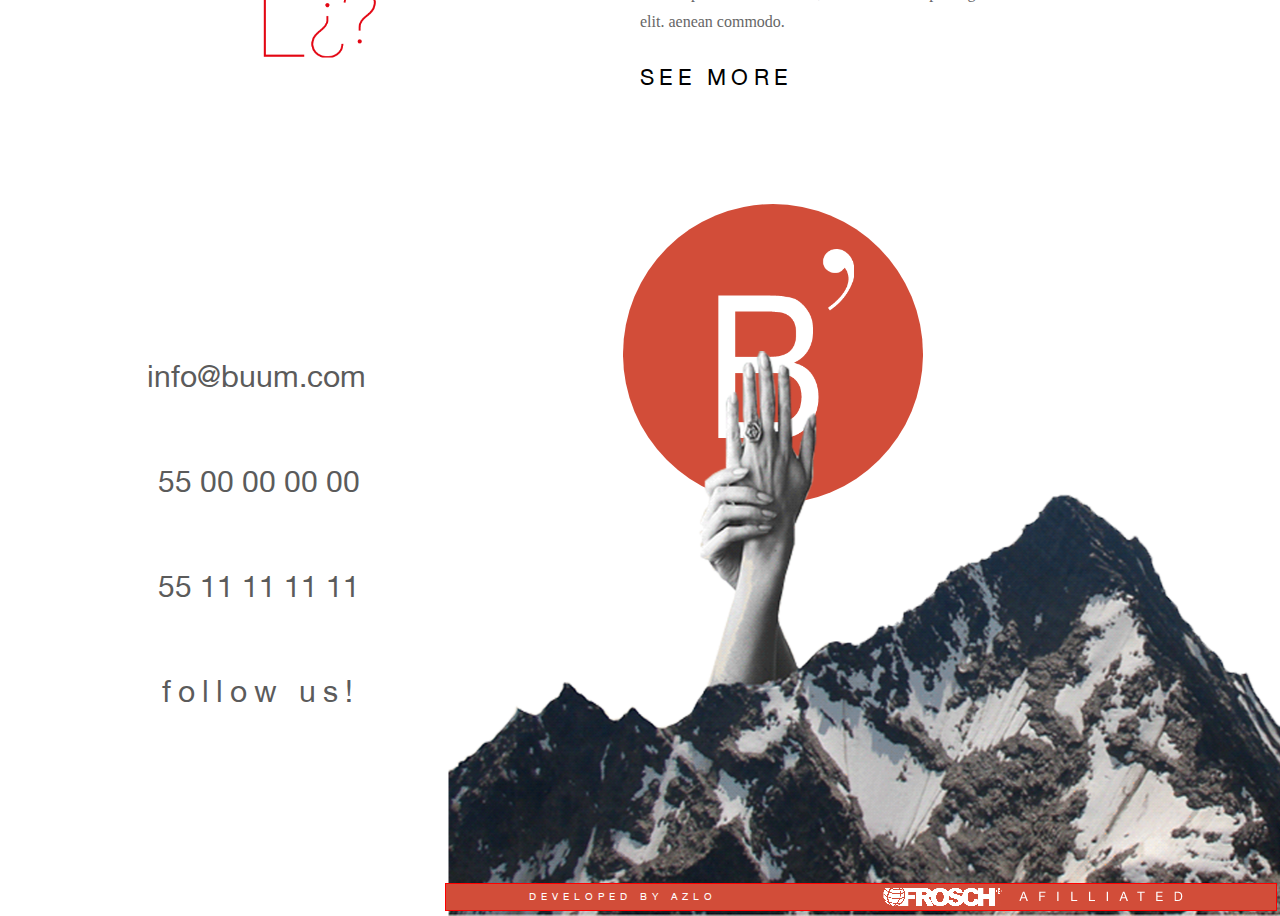
<file: spring.html>
<!DOCTYPE html>
<html>

<head>
    <title>Buum | Spring</title>
    <meta charset="utf-8">
    <link rel="stylesheet" href="https://pro.fontawesome.com/releases/v5.10.0/css/all.css" integrity="sha384-AYmEC3Yw5cVb3ZcuHtOA93w35dYTsvhLPVnYs9eStHfGJvOvKxVfELGroGkvsg+p" crossorigin="anonymous" />
    <link rel="stylesheet" type="text/css" href="./assets/css/styles.css?v=time()">
    <link rel="stylesheet" type="text/css" href="./assets/css/demo.css?v=time()" />
    <meta name="description" content="Buum description">
    <meta name="viewport" content="width=device-width, initial-scale=1">
</head>

<body class="demo-3">
    <header class="barda-menu">
        <div class="container flex">
            <a href="index.html">
                <figure>
                    <img src="./assets/img/logo.png">
                </figure>
            </a>
            <div class="content content--demo-3">
                <div class="hamburger hamburger--demo-3 js-hover">
                    <div class="hamburger__line hamburger__line--01">
                        <div class="hamburger__line-in hamburger__line-in--01"></div>
                    </div>
                    <div class="hamburger__line hamburger__line--02">
                        <div class="hamburger__line-in hamburger__line-in--02"></div>
                    </div>
                    <div class="hamburger__line hamburger__line--03">
                        <div class="hamburger__line-in hamburger__line-in--03"></div>
                    </div>
                    <div class="hamburger__line hamburger__line--cross01">
                        <div class="hamburger__line-in hamburger__line-in--cross01"></div>
                    </div>
                    <div class="hamburger__line hamburger__line--cross02">
                        <div class="hamburger__line-in hamburger__line-in--cross02"></div>
                    </div>
                </div>
                <div class="global-menu">
                    <div class="global-menu__wrap">
                        <a class="global-menu__item global-menu__item--demo-3" href="/buum2/#home">Home</a>
                        <a class="global-menu__item global-menu__item--demo-3 submenu__demo--padre3" href="/buum2/#whats-bumming">
                What’s Buuming! <i class="fal fa-arrow-alt-down"></i></a>
                        <ul>
                            <li>
                                <a class="global-menu__item global-menu__item--demo-3 submenu__demo3" href="/buum2/summer.html">
                    SUMMER </a>
                            </li>
                            <li>
                                <a class="global-menu__item global-menu__item--demo-3 submenu__demo3" href="/buum2/spring.html">
                    SPRING </a>
                            </li>
                            <li>
                                <a class="global-menu__item global-menu__item--demo-3 submenu__demo3" href="/buum2/fall.html"> FALL
                  </a>
                            </li>
                            <li>
                                <a class="global-menu__item global-menu__item--demo-3 submenu__demo3" href="/buum2/winter.html">
                    WINTER </a>
                            </li>
                        </ul>
                        <a class="global-menu__item global-menu__item--demo-3" href="/buum2/#programs">Loyalty Programs</a>
                        <a class="global-menu__item global-menu__item--demo-3" href="/buum2/#contact">Contact</a>
                    </div>
                </div>
                <svg class="shape-overlays" viewBox="0 0 100 100" preserveAspectRatio="none">
            <path class="shape-overlays__path"></path>
            <path class="shape-overlays__path"></path>
            <path class="shape-overlays__path"></path>
          </svg>
            </div>
        </div>
    </header>


    <section class="titulo-estacion">
        <div class="container flex">
            <div class="description">
                <h2>WHATS <br>BUUMING!</h2>
            </div>
            <div class="titulo">
                <h1 class="spring">SPRING</h1>
                <p> Enjoy the ideal weather. Your destination<br> comes to life this season! Watch it bloom<br> from the escapade of your choice. </p>
            </div>
        </div>
    </section>
    <section class="imagen-estacion">
        <div class="container flex">
            <figure>
                <img src="./assets/img/estatua.png">
            </figure>
        </div>
    </section>

    <section class="listado-detail">
        <div class="container flex">
            <div class="container-img">
                <figure>
                    <img src="./assets/img/summer/utelncilios.png">
                </figure>
            </div>
            <div class="conta-viemore">
                <div>
                    <p>WHERE TO?</p>
                    <h2>EAT</h2>
                </div>
                <p>Lorem ipsum dolor sit amet, consectetuer adipiscing<br> elit. aenean commodo.
                </p>
                <a href="/buum2/eat.html">SEE MORE</a>
            </div>
        </div>
        <div class="container flex">
            <div class="container-img">
                <figure>
                    <img src="./assets/img/summer/hoteles.png">
                </figure>
            </div>
            <div class="conta-viemore">
                <div>
                    <p>WHERE TO?</p>
                    <h2>STAY</h2>
                </div>
                <p>Lorem ipsum dolor sit amet, consectetuer adipiscing<br> elit. aenean commodo.
                </p>
                <a href="">SEE MORE</a>
            </div>
        </div>
        <div class="container flex">
            <div class="container-img">
                <figure>
                    <img src="./assets/img/summer/ubicacion.png">
                </figure>
            </div>
            <div class="conta-viemore">
                <div>
                    <p>WHERE TO?</p>
                    <h2>GO</h2>
                </div>
                <p>Lorem ipsum dolor sit amet, consectetuer adipiscing<br> elit. aenean commodo.
                </p>
                <a href="">SEE MORE</a>
            </div>
        </div>
        <div class="container flex">
            <div class="container-img">
                <figure>
                    <img src="./assets/img/summer/signos.png">
                </figure>
            </div>
            <div class="conta-viemore">
                <div>
                    <p class="ultimo">WHAT ?</p>
                    <h2>ELSE</h2>
                </div>
                <p>Lorem ipsum dolor sit amet, consectetuer adipiscing<br> elit. aenean commodo.
                </p>
                <a href="">SEE MORE</a>
            </div>
        </div>
    </section>
    <!-- <section class="menu-estaciones">
			<div class="container flex">
				<ul>
					<li class="active"><a href="/buum/spring.html">SPRING</a></li>
					<li><a href="/buum/summer.html">SUMMER</a></li>
					<li><a href="/buum/fall.html">FALL</a></li>
					<li><a href="/buum/winter.html">WINTER</a></li>
				</ul>
			</div>
		</section> -->
    <footer id="contact">
        <div class="container flex">
            <div class="info-contacto">
                <div class="first">
                    <span class="fal fa-envelope fa-3x"></span>
                    <a href="mailto:info@buum.com">info@buum.com</a>
                </div>

                <div class="phone">
                    <span class="far fa-phone-alt fa-3x"></span>
                    <a href="tel:+525500000000">55 00 00 00 00</a>
                </div>

                <div class="phone">
                    <span class="fab fa-whatsapp fa-3x"></span>
                    <a href="https://api.whatsapp.com/send?phone=+525511111111">55 11 11 11 11</a>
                </div>
                <div class="ig-contact">
                    <span class="fab fa-instagram fa-3x"></span>
                    <a href="https://instagram.com">follow us!</a>
                </div>
            </div>
            <div class="img-info_contacto">
                <figure class="first">
                    <img src="./assets/img/logo-grande.png">
                </figure>
                <figure>
                    <img src="./assets/img/mano_montana.png">
                </figure>
                <div class="banda-social">
                    <p>DEVELOPED BY AZLO</p>
                    <figure>
                        <img src="./assets/img/fresh_footer.png">
                    </figure>
                </div>
            </div>
        </div>
    </footer>

    <script type="text/javascript" src="./assets/js/jquery-3.5.1.min.js"></script>
    <script type="text/javascript" src="./assets/js/easings.js?v=time()"></script>
    <script type="text/javascript" src="./assets/js/demo3.js?v=time()"></script>
    <script type="text/javascript" src="./assets/js/main.js?v=time()"></script>
</body>

</html>
</file>
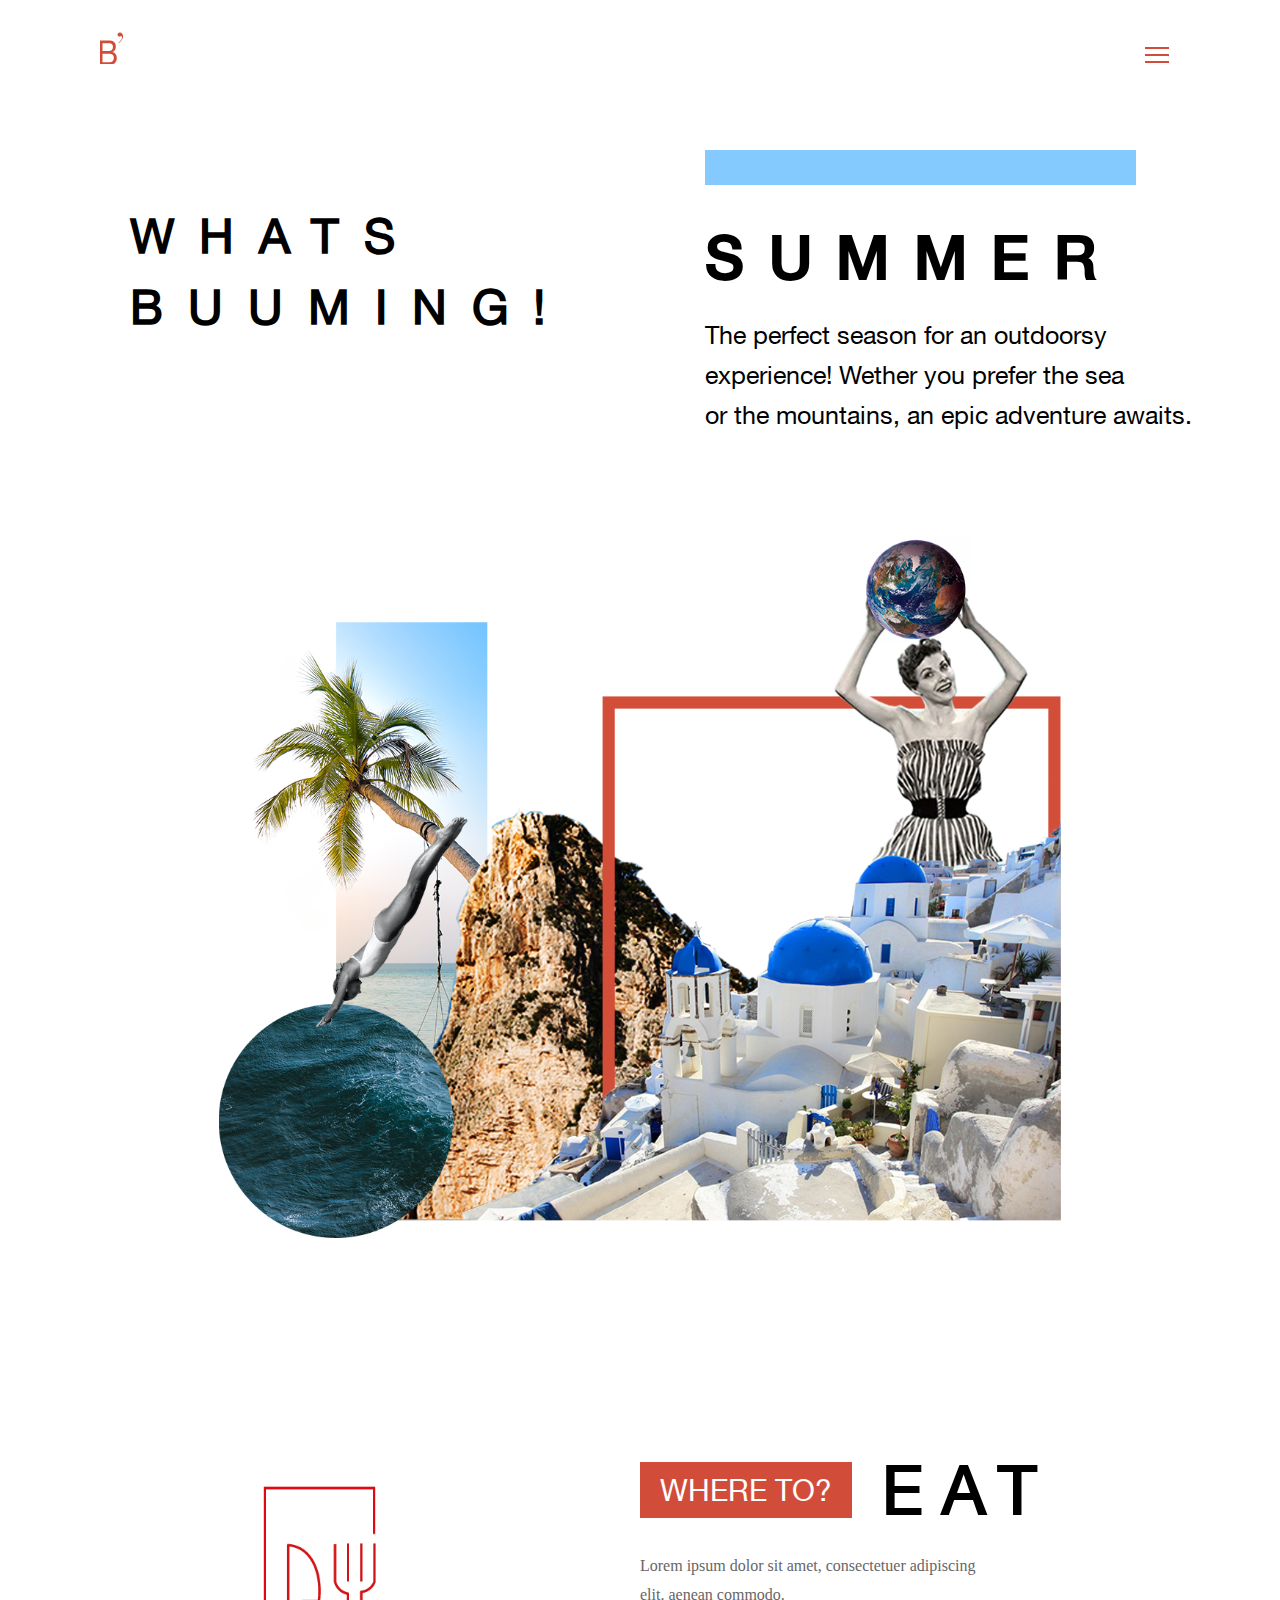
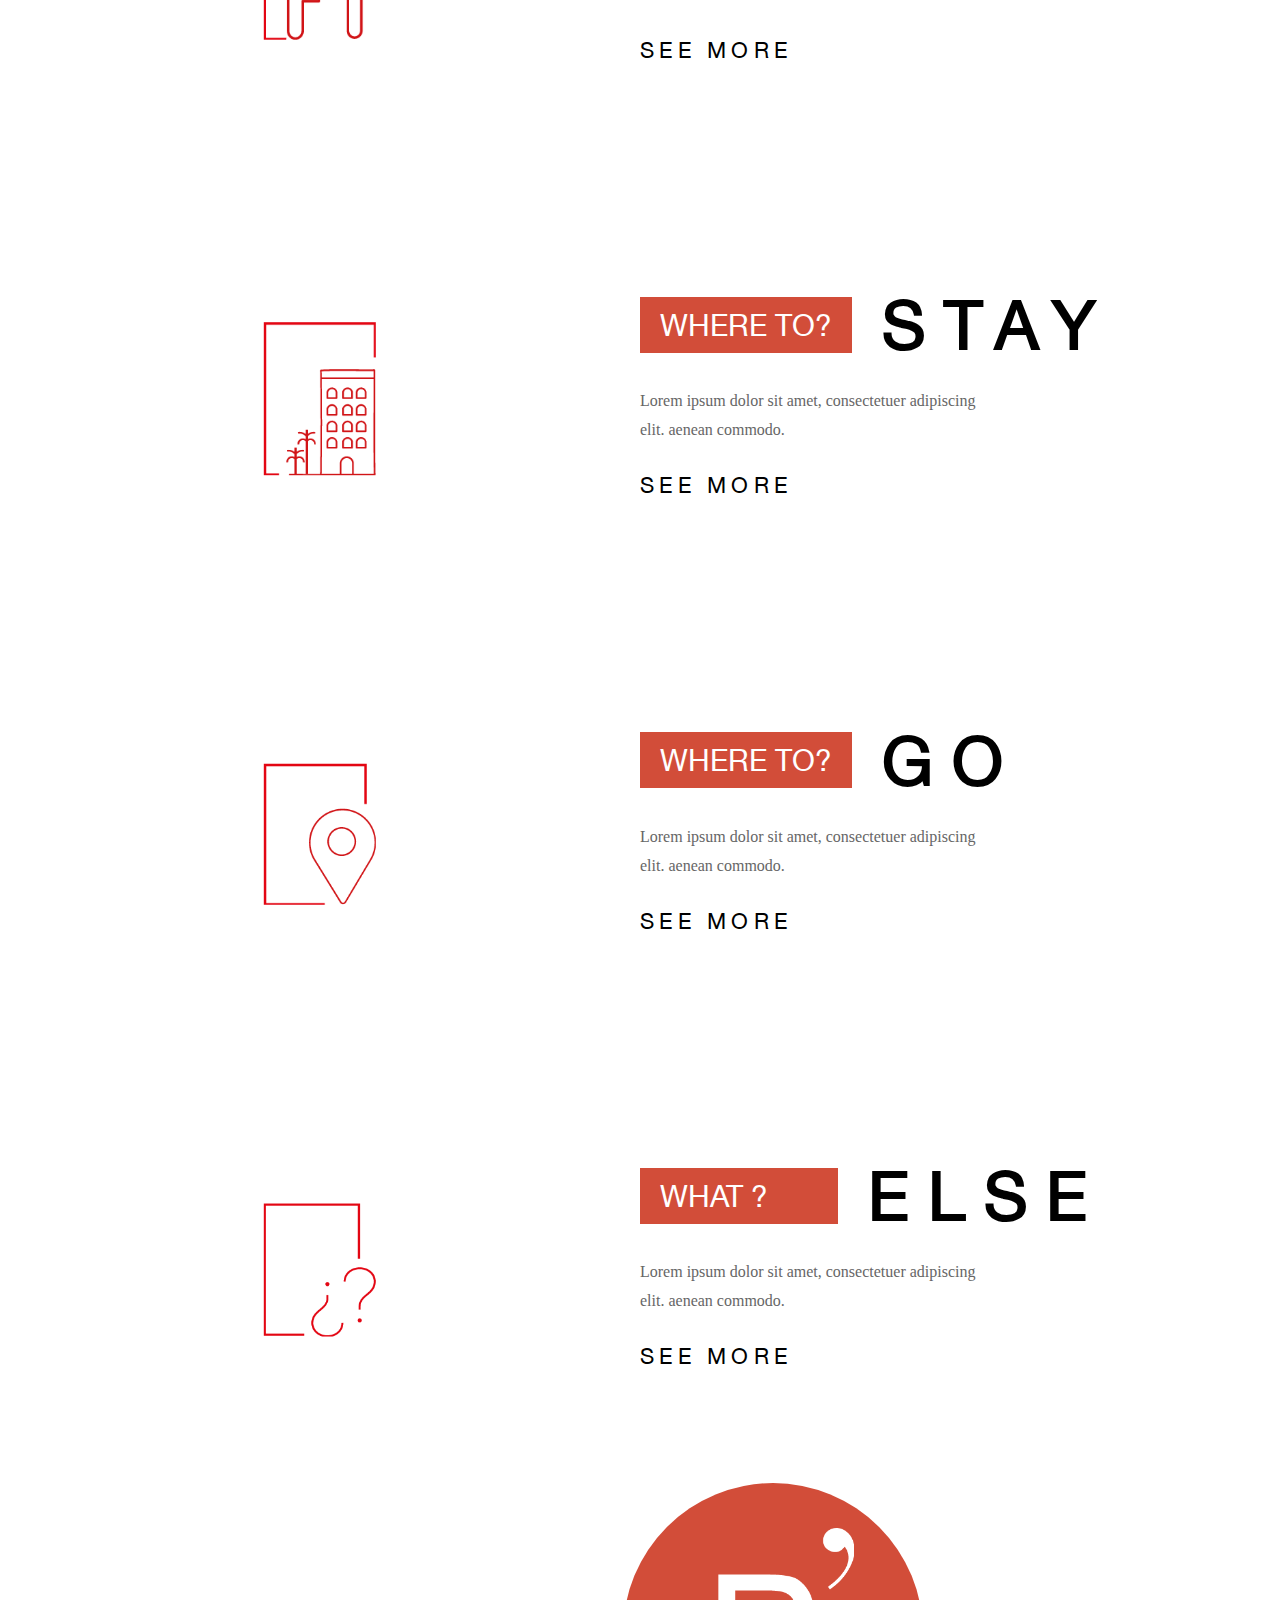
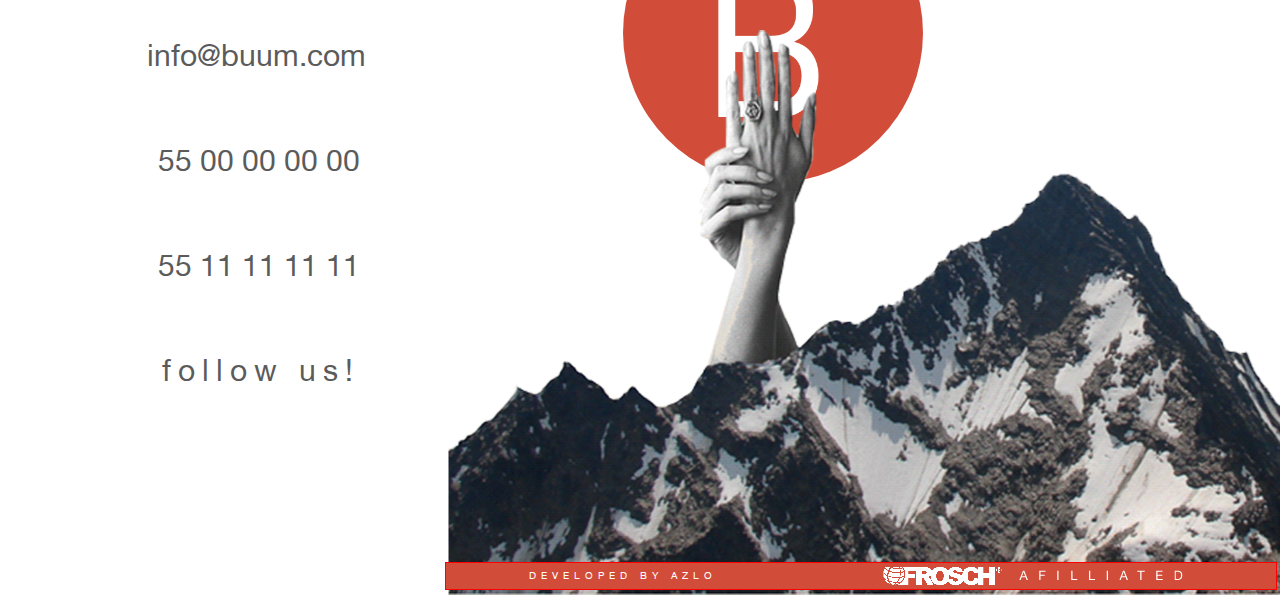
<file: summer.html>
<!DOCTYPE html>
<html>

<head>
    <title>Buum | Summers</title>
    <meta charset="utf-8">
    <link rel="stylesheet" href="https://pro.fontawesome.com/releases/v5.10.0/css/all.css" integrity="sha384-AYmEC3Yw5cVb3ZcuHtOA93w35dYTsvhLPVnYs9eStHfGJvOvKxVfELGroGkvsg+p" crossorigin="anonymous" />
    <link rel="stylesheet" type="text/css" href="./assets/css/styles.css?v=time()">
    <link rel="stylesheet" type="text/css" href="./assets/css/demo.css?v=time()" />
    <meta name="description" content="Buum description">
    <meta name="viewport" content="width=device-width, initial-scale=1">
</head>

<body class="demo-3">
    <header class="barda-menu">
        <div class="container flex">
            <a href="index.html">
                <figure>
                    <img src="./assets/img/logo.png">
                </figure>
            </a>
            <div class="content content--demo-3">
                <div class="hamburger hamburger--demo-3 js-hover">
                    <div class="hamburger__line hamburger__line--01">
                        <div class="hamburger__line-in hamburger__line-in--01"></div>
                    </div>
                    <div class="hamburger__line hamburger__line--02">
                        <div class="hamburger__line-in hamburger__line-in--02"></div>
                    </div>
                    <div class="hamburger__line hamburger__line--03">
                        <div class="hamburger__line-in hamburger__line-in--03"></div>
                    </div>
                    <div class="hamburger__line hamburger__line--cross01">
                        <div class="hamburger__line-in hamburger__line-in--cross01"></div>
                    </div>
                    <div class="hamburger__line hamburger__line--cross02">
                        <div class="hamburger__line-in hamburger__line-in--cross02"></div>
                    </div>
                </div>
                <div class="global-menu">
                    <div class="global-menu__wrap">
                        <a class="global-menu__item global-menu__item--demo-3" href="/buum2/#home">Home</a>
                        <a class="global-menu__item global-menu__item--demo-3 submenu__demo--padre3" href="/buum2/#whats-bumming">
                What’s Buuming! <i class="fal fa-arrow-alt-down"></i></a>
                        <ul>
                            <li>
                                <a class="global-menu__item global-menu__item--demo-3 submenu__demo3" href="/buum2/summer.html">
                    SUMMER </a>
                            </li>
                            <li>
                                <a class="global-menu__item global-menu__item--demo-3 submenu__demo3" href="/buum2/spring.html">
                    SPRING </a>
                            </li>
                            <li>
                                <a class="global-menu__item global-menu__item--demo-3 submenu__demo3" href="/buum2/fall.html"> FALL
                  </a>
                            </li>
                            <li>
                                <a class="global-menu__item global-menu__item--demo-3 submenu__demo3" href="/buum2/winter.html">
                    WINTER </a>
                            </li>
                        </ul>
                        <a class="global-menu__item global-menu__item--demo-3" href="/buum2/#programs">Loyalty Programs</a>
                        <a class="global-menu__item global-menu__item--demo-3" href="/buum2/#contact">Contact</a>
                    </div>
                </div>
                <svg class="shape-overlays" viewBox="0 0 100 100" preserveAspectRatio="none">
            <path class="shape-overlays__path"></path>
            <path class="shape-overlays__path"></path>
            <path class="shape-overlays__path"></path>
          </svg>
            </div>
        </div>
    </header>


    <section class="titulo-estacion">
        <div class="container flex">
            <div class="description">
                <h2>WHATS <br>BUUMING!</h2>
            </div>
            <div class="titulo">
                <h1 class="summer">SUMMER</h1>
                <p> The perfect season for an outdoorsy <br>experience! Wether you prefer the sea<br> or the mountains, an epic adventure awaits. </p>
            </div>
        </div>
    </section>
    <section class="imagen-estacion">
        <div class="container flex">
            <figure>
                <img src="./assets/img/summer.png">
            </figure>
        </div>
    </section>

    <section class="listado-detail">
        <div class="container flex">
            <div class="container-img">
                <figure>
                    <img src="./assets/img/summer/utelncilios.png">
                </figure>
            </div>
            <div class="conta-viemore">
                <div>
                    <p>WHERE TO?</p>
                    <h2>EAT</h2>
                </div>
                <p>Lorem ipsum dolor sit amet, consectetuer adipiscing<br> elit. aenean commodo.
                </p>
                <a href="/buum2/eat.html">SEE MORE</a>
            </div>
        </div>
        <div class="container flex">
            <div class="container-img">
                <figure>
                    <img src="./assets/img/summer/hoteles.png">
                </figure>
            </div>
            <div class="conta-viemore">
                <div>
                    <p>WHERE TO?</p>
                    <h2>STAY</h2>
                </div>
                <p>Lorem ipsum dolor sit amet, consectetuer adipiscing<br> elit. aenean commodo.
                </p>
                <a href="">SEE MORE</a>
            </div>
        </div>
        <div class="container flex">
            <div class="container-img">
                <figure>
                    <img src="./assets/img/summer/ubicacion.png">
                </figure>
            </div>
            <div class="conta-viemore">
                <div>
                    <p>WHERE TO?</p>
                    <h2>GO</h2>
                </div>
                <p>Lorem ipsum dolor sit amet, consectetuer adipiscing<br> elit. aenean commodo.
                </p>
                <a href="">SEE MORE</a>
            </div>
        </div>
        <div class="container flex">
            <div class="container-img">
                <figure>
                    <img src="./assets/img/summer/signos.png">
                </figure>
            </div>
            <div class="conta-viemore">
                <div>
                    <p class="ultimo">WHAT ?</p>
                    <h2>ELSE</h2>
                </div>
                <p>Lorem ipsum dolor sit amet, consectetuer adipiscing<br> elit. aenean commodo.
                </p>
                <a href="">SEE MORE</a>
            </div>
        </div>
    </section>
    <!-- <section class="menu-estaciones">
			<div class="container flex">
				<ul>
					<li><a href="/buum/spring.html">SPRING</a></li>
					<li class="active"><a href="/buum/summer.html">SUMMER</a></li>
					<li><a href="/buum/fall.html">FALL</a></li>
					<li><a href="/buum/winter.html">WINTER</a></li>
				</ul>
			</div>
		</section> -->
    <footer id="contact">
        <div class="container flex">
            <div class="info-contacto">
                <div class="first">
                    <span class="fal fa-envelope fa-3x"></span>
                    <a href="mailto:info@buum.com">info@buum.com</a>
                </div>

                <div class="phone">
                    <span class="far fa-phone-alt fa-3x"></span>
                    <a href="tel:+525500000000">55 00 00 00 00</a>
                </div>

                <div class="phone">
                    <span class="fab fa-whatsapp fa-3x"></span>
                    <a href="https://api.whatsapp.com/send?phone=+525511111111">55 11 11 11 11</a>
                </div>
                <div class="ig-contact">
                    <span class="fab fa-instagram fa-3x"></span>
                    <a href="https://instagram.com">follow us!</a>
                </div>
            </div>
            <div class="img-info_contacto">
                <figure class="first">
                    <img src="./assets/img/logo-grande.png">
                </figure>
                <figure>
                    <img src="./assets/img/mano_montana.png">
                </figure>
                <div class="banda-social">
                    <p>DEVELOPED BY AZLO</p>
                    <figure>
                        <img src="./assets/img/fresh_footer.png">
                    </figure>
                </div>
            </div>
        </div>
    </footer>

    <script type="text/javascript" src="./assets/js/jquery-3.5.1.min.js"></script>
    <script type="text/javascript" src="./assets/js/easings.js?v=time()"></script>
    <script type="text/javascript" src="./assets/js/demo3.js?v=time()"></script>
    <script type="text/javascript" src="./assets/js/main.js?v=time()"></script>
</body>

</html>
</file>
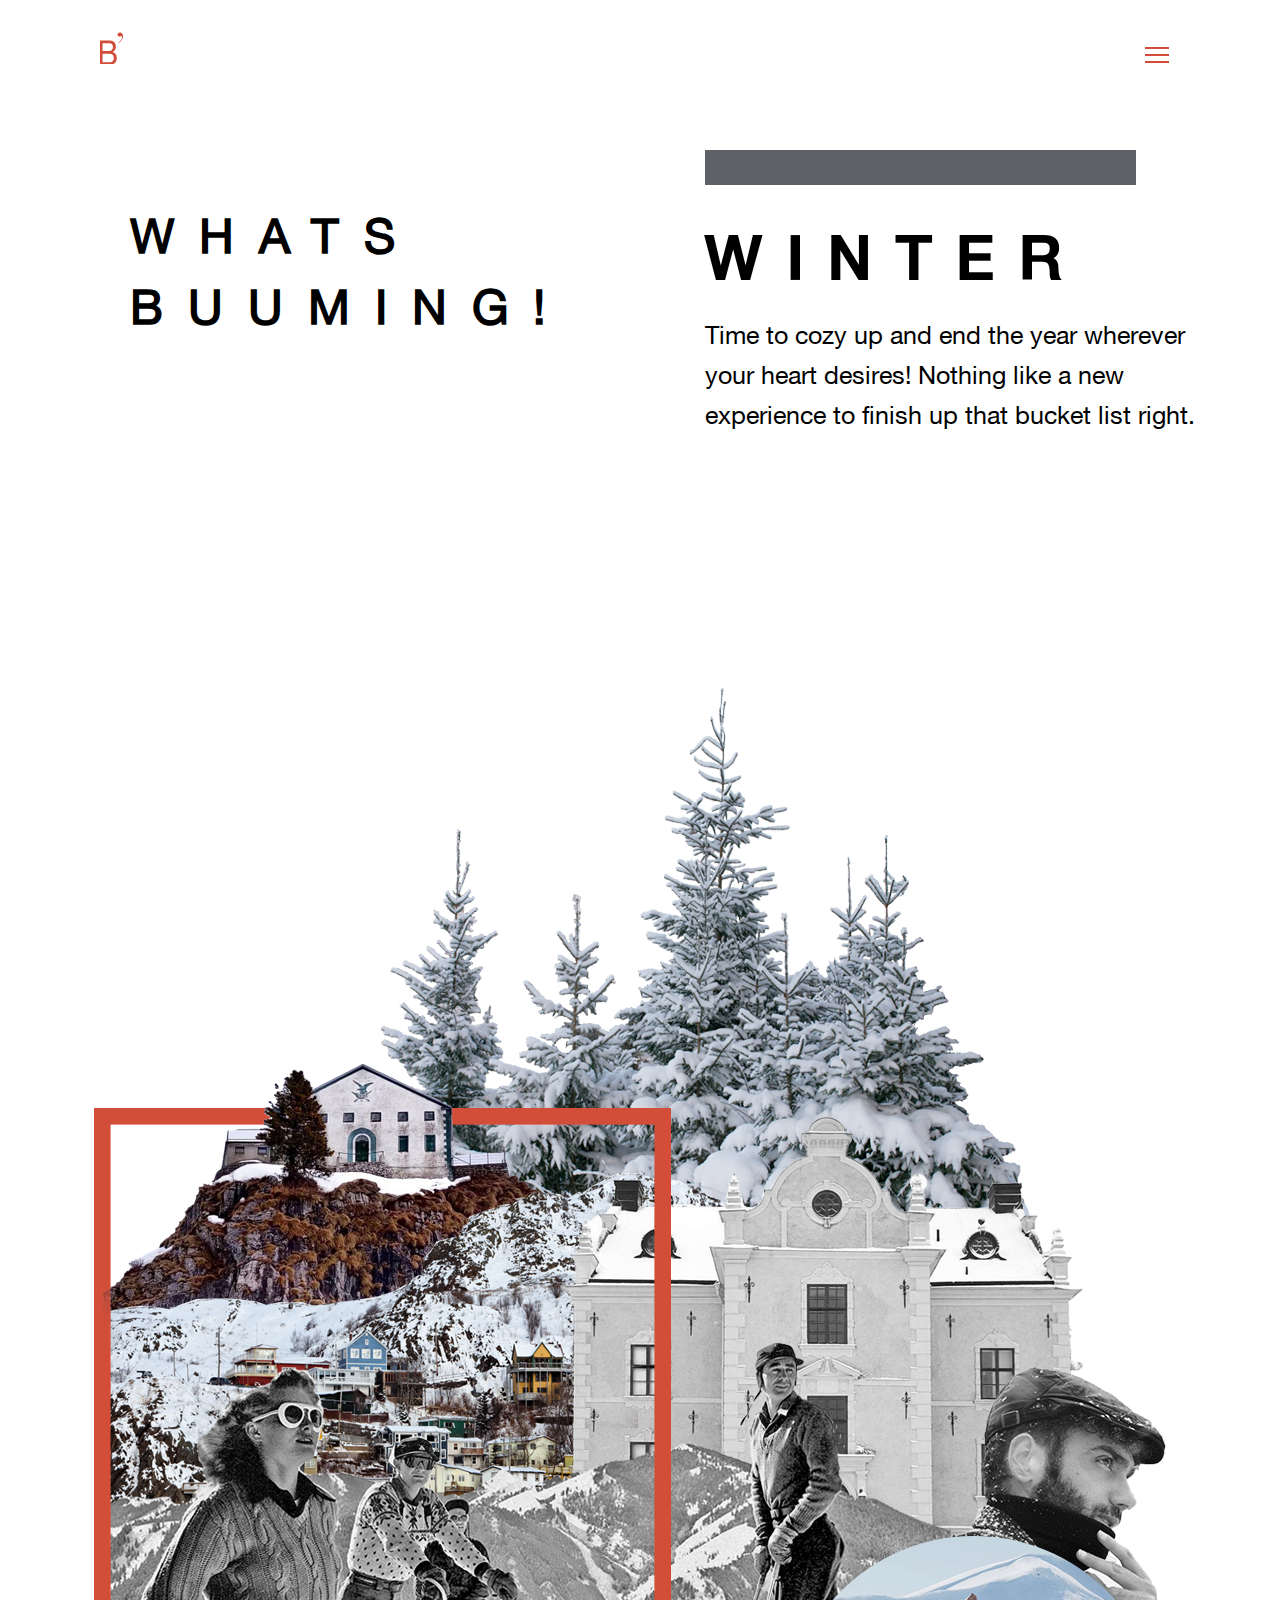
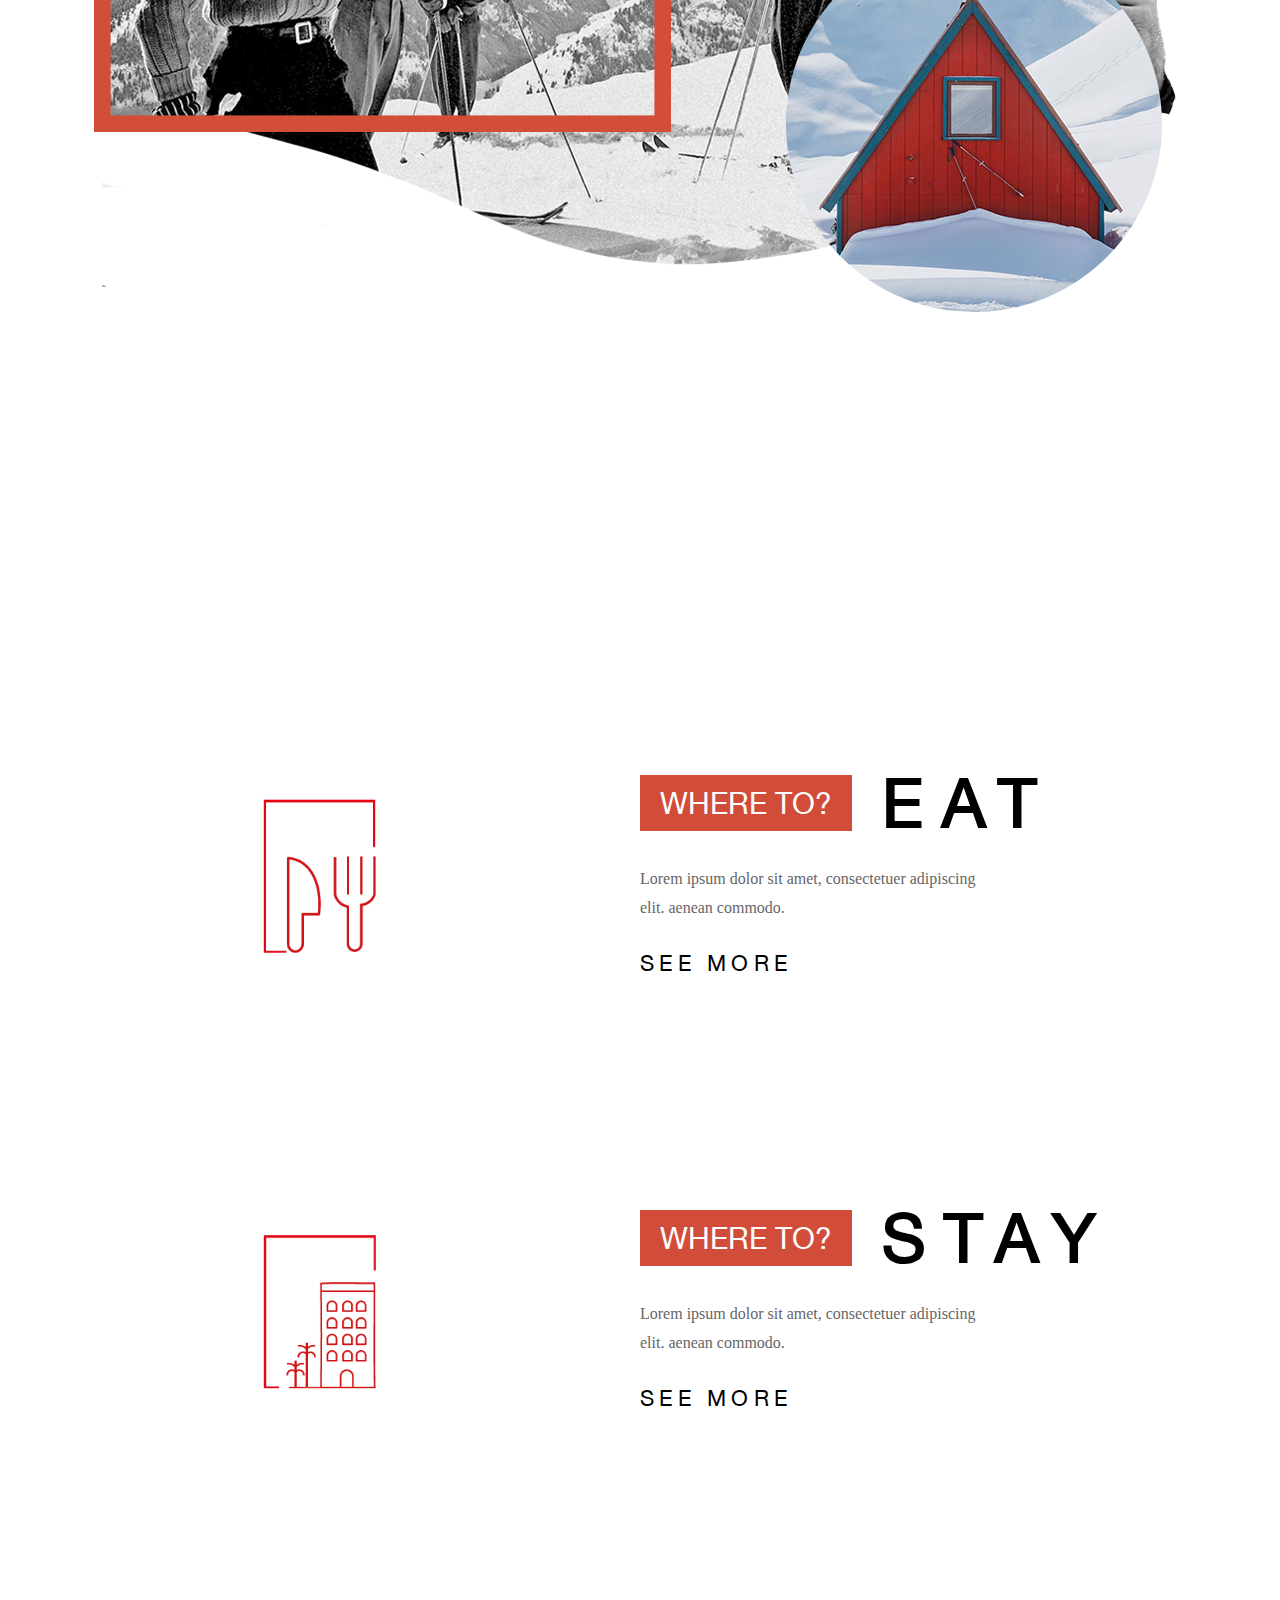
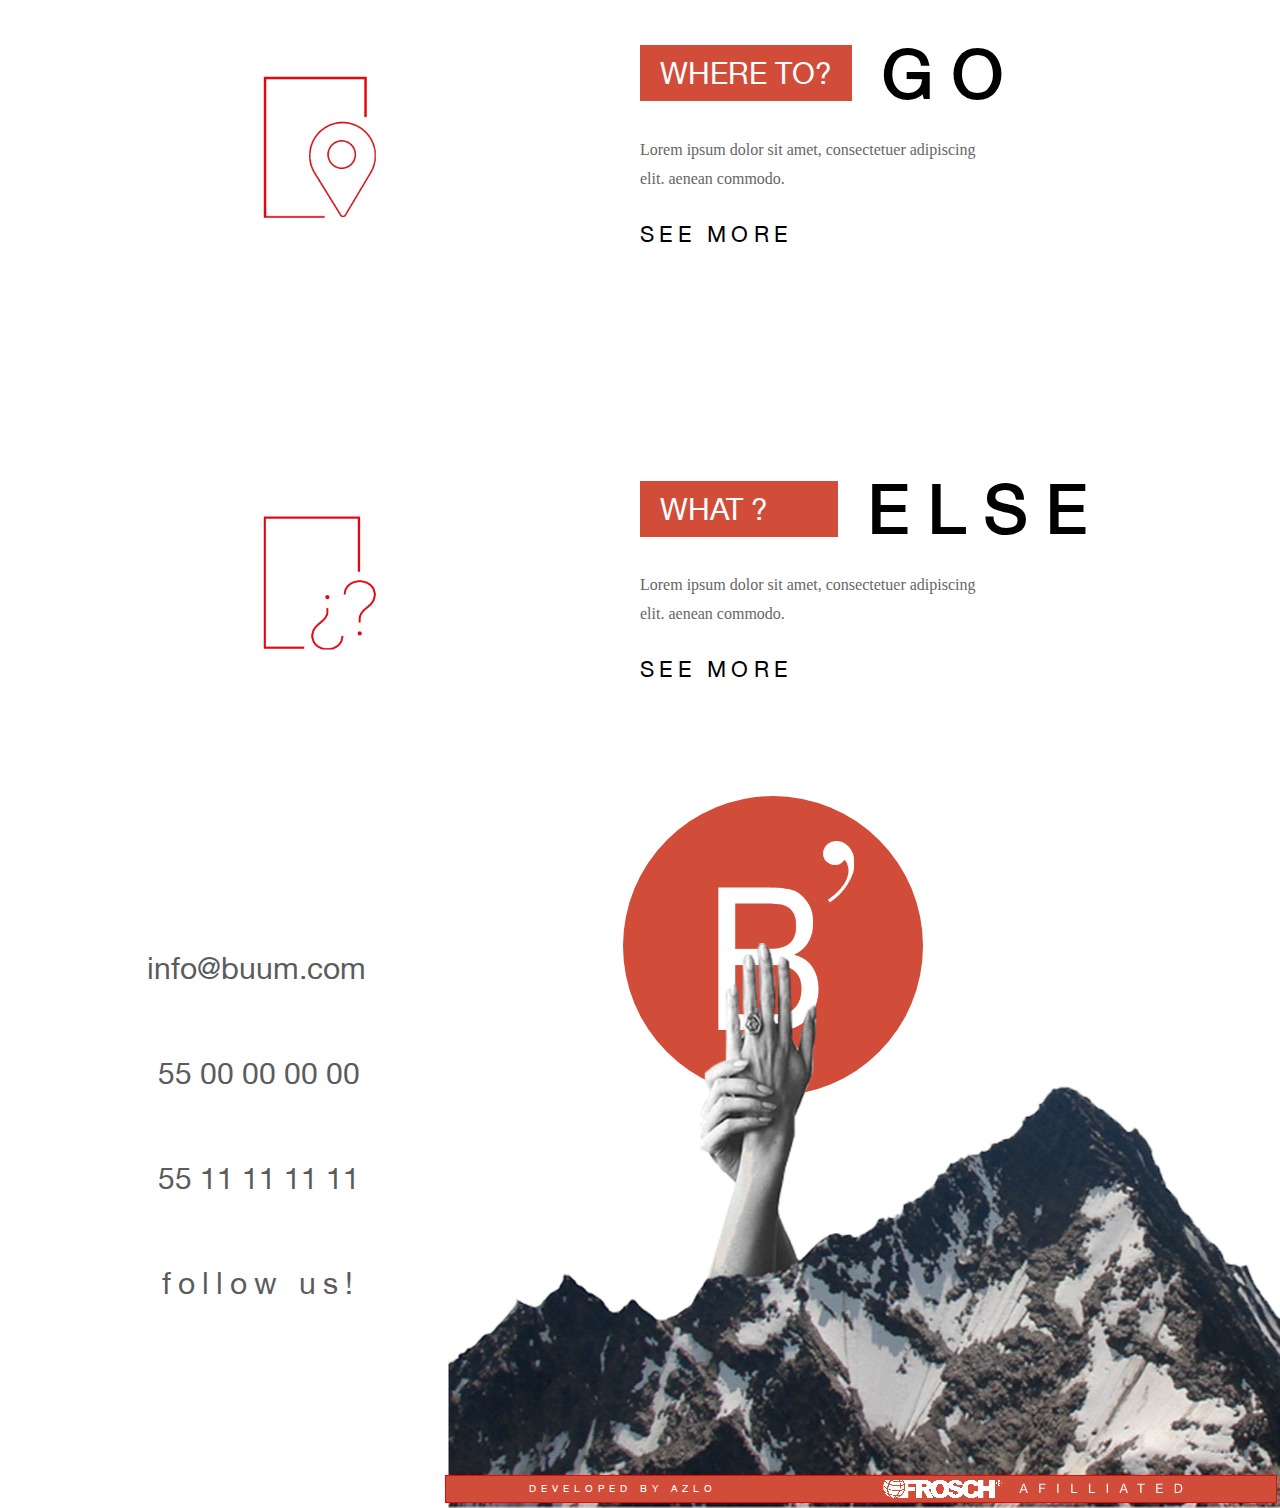
<file: winter.html>
<!DOCTYPE html>
<html>

<head>
    <title>Buum | Summers</title>
    <meta charset="utf-8">
    <link rel="stylesheet" href="https://pro.fontawesome.com/releases/v5.10.0/css/all.css" integrity="sha384-AYmEC3Yw5cVb3ZcuHtOA93w35dYTsvhLPVnYs9eStHfGJvOvKxVfELGroGkvsg+p" crossorigin="anonymous" />
    <link rel="stylesheet" type="text/css" href="./assets/css/styles.css?v=time()">
    <link rel="stylesheet" type="text/css" href="./assets/css/demo.css?v=time()" />
    <meta name="description" content="Buum description">
    <meta name="viewport" content="width=device-width, initial-scale=1">
</head>

<body class="demo-3">
    <header class="barda-menu">
        <div class="container flex">
            <a href="index.html">
                <figure>
                    <img src="./assets/img/logo.png">
                </figure>
            </a>
            <div class="content content--demo-3">
                <div class="hamburger hamburger--demo-3 js-hover">
                    <div class="hamburger__line hamburger__line--01">
                        <div class="hamburger__line-in hamburger__line-in--01"></div>
                    </div>
                    <div class="hamburger__line hamburger__line--02">
                        <div class="hamburger__line-in hamburger__line-in--02"></div>
                    </div>
                    <div class="hamburger__line hamburger__line--03">
                        <div class="hamburger__line-in hamburger__line-in--03"></div>
                    </div>
                    <div class="hamburger__line hamburger__line--cross01">
                        <div class="hamburger__line-in hamburger__line-in--cross01"></div>
                    </div>
                    <div class="hamburger__line hamburger__line--cross02">
                        <div class="hamburger__line-in hamburger__line-in--cross02"></div>
                    </div>
                </div>
                <div class="global-menu">
                    <div class="global-menu__wrap">
                        <a class="global-menu__item global-menu__item--demo-3" href="/buum2/#home">Home</a>
                        <a class="global-menu__item global-menu__item--demo-3 submenu__demo--padre3" href="/buum2/#whats-bumming">
                What’s Buuming! <i class="fal fa-arrow-alt-down"></i></a>
                        <ul>
                            <li>
                                <a class="global-menu__item global-menu__item--demo-3 submenu__demo3" href="/buum2/summer.html">
                    SUMMER </a>
                            </li>
                            <li>
                                <a class="global-menu__item global-menu__item--demo-3 submenu__demo3" href="/buum2/spring.html">
                    SPRING </a>
                            </li>
                            <li>
                                <a class="global-menu__item global-menu__item--demo-3 submenu__demo3" href="/buum2/fall.html"> FALL
                  </a>
                            </li>
                            <li>
                                <a class="global-menu__item global-menu__item--demo-3 submenu__demo3" href="/buum2/winter.html">
                    WINTER </a>
                            </li>
                        </ul>
                        <a class="global-menu__item global-menu__item--demo-3" href="/buum2/#programs">Loyalty Programs</a>
                        <a class="global-menu__item global-menu__item--demo-3" href="/buum2/#contact">Contact</a>
                    </div>
                </div>
                <svg class="shape-overlays" viewBox="0 0 100 100" preserveAspectRatio="none">
            <path class="shape-overlays__path"></path>
            <path class="shape-overlays__path"></path>
            <path class="shape-overlays__path"></path>
          </svg>
            </div>
        </div>
    </header>


    <section class="titulo-estacion">
        <div class="container flex">
            <div class="description">
                <h2>WHATS <br>BUUMING!</h2>
            </div>
            <div class="titulo">
                <h1 class="winter">WINTER</h1>
                <p> Time to cozy up and end the year wherever<br> your heart desires! Nothing like a new<br> experience to finish up that bucket list right. </p>
            </div>
        </div>
    </section>
    <section class="imagen-estacion">
        <div class="container flex">
            <figure>
                <img src="./assets/img/winter.png">
            </figure>
        </div>
    </section>

    <section class="listado-detail">
        <div class="container flex">
            <div class="container-img">
                <figure>
                    <img src="./assets/img/summer/utelncilios.png">
                </figure>
            </div>
            <div class="conta-viemore">
                <div>
                    <p>WHERE TO?</p>
                    <h2>EAT</h2>
                </div>
                <p>Lorem ipsum dolor sit amet, consectetuer adipiscing<br> elit. aenean commodo.
                </p>
                <a href="/buum/eat.html">SEE MORE</a>
            </div>
        </div>
        <div class="container flex">
            <div class="container-img">
                <figure>
                    <img src="./assets/img/summer/hoteles.png">
                </figure>
            </div>
            <div class="conta-viemore">
                <div>
                    <p>WHERE TO?</p>
                    <h2>STAY</h2>
                </div>
                <p>Lorem ipsum dolor sit amet, consectetuer adipiscing<br> elit. aenean commodo.
                </p>
                <a href="">SEE MORE</a>
            </div>
        </div>
        <div class="container flex">
            <div class="container-img">
                <figure>
                    <img src="./assets/img/summer/ubicacion.png">
                </figure>
            </div>
            <div class="conta-viemore">
                <div>
                    <p>WHERE TO?</p>
                    <h2>GO</h2>
                </div>
                <p>Lorem ipsum dolor sit amet, consectetuer adipiscing<br> elit. aenean commodo.
                </p>
                <a href="">SEE MORE</a>
            </div>
        </div>
        <div class="container flex">
            <div class="container-img">
                <figure>
                    <img src="./assets/img/summer/signos.png">
                </figure>
            </div>
            <div class="conta-viemore">
                <div>
                    <p class="ultimo">WHAT ?</p>
                    <h2>ELSE</h2>
                </div>
                <p>Lorem ipsum dolor sit amet, consectetuer adipiscing<br> elit. aenean commodo.
                </p>
                <a href="">SEE MORE</a>
            </div>
        </div>
    </section>
    <!-- <section class="menu-estaciones">
			<div class="container flex">
				<ul>
					<li><a href="/buum/spring.html">SPRING</a></li>
					<li><a href="/buum/summer.html">SUMMER</a></li>
					<li><a href="/buum/fall.html">FALL</a></li>
					<li class="active"><a href="/buum/winter.html">WINTER</a></li>
				</ul>
			</div>
		</section> -->
    <footer id="contact">
        <div class="container flex">
            <div class="info-contacto">
                <div class="first">
                    <span class="fal fa-envelope fa-3x"></span>
                    <a href="mailto:info@buum.com">info@buum.com</a>
                </div>

                <div class="phone">
                    <span class="far fa-phone-alt fa-3x"></span>
                    <a href="tel:+525500000000">55 00 00 00 00</a>
                </div>

                <div class="phone">
                    <span class="fab fa-whatsapp fa-3x"></span>
                    <a href="https://api.whatsapp.com/send?phone=+525511111111">55 11 11 11 11</a>
                </div>
                <div class="ig-contact">
                    <span class="fab fa-instagram fa-3x"></span>
                    <a href="https://instagram.com">follow us!</a>
                </div>
            </div>
            <div class="img-info_contacto">
                <figure class="first">
                    <img src="./assets/img/logo-grande.png">
                </figure>
                <figure>
                    <img src="./assets/img/mano_montana.png">
                </figure>
                <div class="banda-social">
                    <p>DEVELOPED BY AZLO</p>
                    <figure>
                        <img src="./assets/img/fresh_footer.png">
                    </figure>
                </div>
            </div>
        </div>
    </footer>

    <script type="text/javascript" src="./assets/js/jquery-3.5.1.min.js"></script>
    <script type="text/javascript" src="./assets/js/easings.js?v=time()"></script>
    <script type="text/javascript" src="./assets/js/demo3.js?v=time()"></script>
    <script type="text/javascript" src="./assets/js/main.js?v=time()"></script>
</body>

</html>
</file>
<file: assets/css/styles.css>
@font-face {
  font-family: 'Helvetica 65 Medium';
  src: url('../fonts/HelveticaNeue-Medium.woff2') format('woff2'), url('../fonts/HelveticaNeue-Medium.woff') format('woff');
  font-weight: normal;
  font-style: normal;
}

@font-face {
  font-family: 'Helvetica 55 Roman';
  src: url('../fonts/HelveticaNeue-Roman.woff2') format('woff2'), url('../fonts/HelveticaNeue-Roman.woff') format('woff');
  font-weight: normal;
  font-style: normal;
}

@font-face {
  font-family: 'Helvetica 36 Thin italic';
  src: url("../fonts/HELVETICA36THINITALIC.TTF");
}

* {
  margin: 0;
  padding: 0;
  box-sizing: border-box;
}

html {
  text-rendering: optimizeLegibility;
  scroll-behavior: smooth;
}

h1,
h2,
h3,
h4 {
  -webkit-font-smoothing: antialiased;
  -moz-osx-font-smoothing: grayscale;
}

p,
a {
  -webkit-font-smoothing: antialiased;
  -moz-osx-font-smoothing: grayscale;
}

.f-35 {
  font-family: 'Helvetica 36 Thin italic' !important;
}

figure img {
  width: 100%;
  height: auto;
  display: table;
}

.flex {
  display: flex;
}

.container {
  max-width: 1600px;
  margin: auto;
}

header {
  padding-top: 32px;
  margin-bottom: 78px;
  position: fixed;
  width: 100%;
  top: 0;
  z-index: 1;
}

header .flex {
  justify-content: space-between;
  /*align-items: center;*/
  padding-left: 100px;
  padding-right: 100px;
}

header.barda-menu {
  background: #fff;
  padding-bottom: 20px;
}

nav {
  width: 100%;
  height: 100vh;
  position: fixed;
  top: 0;
  right: 0;
  background: #fff;
  transition: all .3s ease;
  visibility: hidden;
  visibility: hidden;
  opacity: 0;
  display: none;
  flex-direction: column;
  justify-content: center;
  z-index: 9;
}

header .hamburgesa-blanca::after,
header .hamburgesa-blanca::before {
  background-color: #fff;
}

header .container a figure img.logo-home__n,
header .container a figure img.logo-home__b {
  display: none;
}

nav.active {
  visibility: visible;
  opacity: 1;
  display: flex;
}

nav.active span.close {
  position: absolute;
  right: 30px;
  top: 30px;
  display: block;
  cursor: pointer;
  color: #D24D39;
}

header nav .close {
  display: none;
}

header nav a {
  margin-right: 32px;
  color: #828282;
  font-family: "Helvetica 65 Medium";
  font-weight: 600;
  font-size: 30px;
  letter-spacing: 1.5px;
  text-decoration: none;
  text-align: center;
  line-height: 100px;
}

.burger {
  width: 52px;
  height: 52px;
  border-radius: 100%;
  display: flex;
  flex-direction: column;
  justify-content: center;
  align-items: flex-end;
  padding: 13px;
  cursor: pointer;
}

.burger span {
  width: 90%;
  height: 2px;
  background: #D24D39;
  display: block;
  margin-bottom: 6px;
  text-align: right;
}

.burger span:nth-child(2) {
  width: 90%;
}

ul {
  display: none;
}

/* EFECTO TEMPORAL */
.efect-mobile {
  width: 0.1px;
  height: 0.1px;
  background: #000;
  border-radius: 50%;
  position: absolute;
  bottom: 0;
  left: 50%;
  transform: translate(-50%);
  mix-blend-mode: difference;
  transition: width 1s, height 1s, border-radius 1s;
  outline: none;
  user-select: none;
}

.efect-mobile.efect-active {
  width: 100%;
  height: 100%;
  transition: 1s;
  z-index: -1;
  border-radius: 0;
}

/* EFECTO TEMPORAL */
/* SECCION 1 */
section.logo_titulo .container {
  position: relative;
  clip-path: polygon(100% 0px, 0px 0px, -2px 92.56%, 0.83% 92.26%, 1.83% 91.9%, 2.92% 91.53%, 4.33% 91.09%, 5.75% 90.71%, 7.25% 90.35%, 8.75% 89.92%, 10.16% 89.64%, 11.67% 89.36%, 13% 89.16%, 14.08% 88.97%, 15.25% 88.8%, 16.58% 88.62%, 17.92% 88.47%, 19.17% 88.33%, 20.33% 88.2%, 21.58% 88.16%, 22.83% 88.11%, 23.92% 88.07%, 25.17% 88.09%, 26.67% 88.12%, 27.75% 88.16%, 28.92% 88.2%, 30.17% 88.3%, 31.34% 88.38%, 32.59% 88.45%, 34% 88.59%, 35.33% 88.71%, 36.75% 88.90%, 38.16% 89.18%, 39.5% 89.4%, 40.67% 89.67%, 41.66% 89.89%, 42.58% 90.11%, 43.5% 90.36%, 44.5% 90.68%, 45.67% 91%, 46.83% 91.31%, 47.92% 91.63%, 48.83% 91.88%, 49.67% 92.18%, 50.67% 92.48%, 51.67% 92.77%, 52.58% 93.08%, 53.42% 93.38%, 54.25% 93.69%, 55.17% 93.95%, 56.17% 94.28%, 57.16% 94.6%, 58.17% 94.96%, 59.08% 95.29%, 60% 95.65%, 60.92% 95.97%, 61.84% 96.3%, 62.67% 96.55%, 63.67% 96.88%, 64.66% 97.22%, 65.59% 97.49%, 66.49% 97.75%, 67.41% 97.96%, 68.25% 98.17%, 69.17% 98.42%, 70.17% 98.67%, 71% 98.84%, 71.92% 99.05%, 73.08% 99.24%, 74.08% 99.44%, 75.09% 99.6%, 76% 99.71%, 76.91% 99.84%, 77.83% 99.87%, 78.83% 99.96%, 79.92% 99.98%, 81% 99.99%, 82.08% 99.93%, 83.08% 99.87%, 84% 99.81%, 84.92% 99.68%, 85.83% 99.54%, 86.83% 99.34%, 87.74% 99.11%, 88.58% 98.92%, 89.5% 98.62%, 90.33% 98.34%, 91.17% 98.07%, 92.08% 97.68%, 92.92% 97.33%, 93.59% 96.98%, 94.33% 96.63%, 95.08% 96.19%, 95.74% 95.77%, 96.41% 95.29%, 97% 94.93%, 97.5% 94.59%, 98.08% 94.17%, 98.75% 93.77%, 99.33% 93.34%, 100% 92.89%);
}

section.logo_titulo .container figure.letras-blancas {
  position: absolute;
  bottom: 32%;
  left: 50%;
  transform: translateX(-50%);
  max-width: 300px;
  width: 10%;
}

section.logo_titulo .container figure.letras-blancas img.desktop {
  display: block;
}

section.logo_titulo .container figure.letras-blancas img.mobile {
  display: none;
}

section.logo_titulo .container figure.titulo-img {
  width: 100%;
}

section.logo_titulo .container figure.titulo-img img.desktop {
  display: block;
}

section.logo_titulo .container figure.titulo-img img.mobile {
  display: none;
}

/* SECCION 2 */
section.travel_agency {
  width: 100%;
  height: auto;
  position: relative;
  display: block;
}

section.travel_agency div.curva {
  position: relative;
  top: 0;
  left: 50%;
  transform: translate(-50%, -22%);
  width: 589px;
}

section.travel_agency div.curva figure {
  max-width: 630px;
  margin-bottom: 50px;
}

section.travel_agency div.curva h2 {
  color: #3D3A37;
  font-family: "Helvetica 65 Medium";
  font-size: 30px;
  line-height: 52px;
  padding-left: 45px;
}

section.travel_agency div.curva h2.subtitle-two {
  margin-bottom: 50px;
  text-align: right;
  position: relative;
  padding-right: 40px;
}

section.travel_agency div.curva h2.subtitle-two::before {
  content: '';
  position: absolute;
  top: 30px;
  left: 45px;
  height: 3px;
  width: 246px;
  background: #D24D39;
}

section.travel_agency div.curva p {
  color: #3D3A37;
  font-family: "Helvetica 55 Roman";
  font-size: 20px;
  line-height: 35px;
  text-align: justify;
  padding-left: 100px;
  margin-bottom: 15px;
  position: relative;
}

section.travel_agency div.curva p.first-child::before {
  content: '';
  position: absolute;
  top: 30px;
  left: 33px;
  height: 20px;
  width: 20px;
  background: #D24D39;
  border-radius: 100%;
}

/*Seccion 3 */
section.slider-bumming .info-slider h2 {
  color: #000;
  font-family: "Helvetica 65 Medium";
  font-size: 60px;
  line-height: 94px;
  position: relative;
}

section.slider-bumming .info-slider h2:first-child {
  margin-bottom: 160px;
}

section.slider-bumming .info-slider h2.estacion-principal {
  cursor: pointer;
  margin-bottom: 35px;
  display: inline-block;
  user-select: none;
  outline: none;
}

section.slider-bumming .info-slider h2.estacion-principal::before {
  content: 'NEW';
  position: absolute;
  top: -50px;
  left: 0px;
  height: 40px;
  width: 130px;
  background: #000;
  color: #FFF;
  font-family: "Helvetica 65 Medium";
  font-size: 28px;
  font-weight: 700;
  letter-spacing: 7px;
  line-height: 40px;
  text-align: center;
}

section.slider-bumming .info-slider h2.cambioSpring::before {
  background: #F3CA3E;
  width: 90%;
  content: 'COMING SOON';
  text-align: left;
  padding-left: 20px;
  font-size: 20px;
}

section.slider-bumming .info-slider h2.cambioSummer::before {
  background: #84CAFE;
  width: 94%;
  top: -35px;
  content: 'NEW';
  text-align: left;
  padding-left: 20px;
  font-size: 20px;
}

section.slider-bumming .info-slider h2.cambioFall::before {
  background: #C16127;
  width: 90%;
  content: 'COMING SOON';
  text-align: left;
  padding-left: 20px;
  font-size: 20px;
}

section.slider-bumming .info-slider h2.cambioWinter::before {
  background: #5F6166;
  width: 90%;
  content: 'COMING SOON';
  text-align: left;
  padding-left: 20px;
  font-size: 20px;
}

section.slider-bumming .container {
  justify-content: space-between;
}

section.slider-bumming .container .info-slider {
  width: 40%;
  padding-bottom: 57px;
  padding-left: 70px;
}

section.slider-bumming .container .imagen-slider {
  width: 50%;
  position: relative;
}

section.slider-bumming .container .imagen-slider.mobile {
  display: none;
}

section.slider-bumming .container .imagen-slider.desktop {
  display: block;
}

section.slider-bumming .container .imagen-slider figure {
  position: absolute;
  bottom: -40px;
  max-width: 500px;
}

section.slider-bumming .container .imagen-slider figure.one-img {
  opacity: 0.3;
}

section.slider-bumming .container .imagen-slider figure.summer,
section.slider-bumming .container .imagen-slider figure.fall,
section.slider-bumming .container .imagen-slider figure.winter,
section.slider-bumming .container .imagen-slider figure.two-img {
  display: none;
}

section.slider-bumming .info-slider ul {
  display: flex;
  list-style: none;
}

section.slider-bumming .info-slider ul li {
  color: #000;
  font-family: "Helvetica 65 Medium";
  font-size: 18px;
  letter-spacing: 4.5px;
  line-height: 21px;
  text-align: justify;
  cursor: pointer;
  outline: none;
  user-select: none;
}

section.slider-bumming .info-slider ul li.list-sum {
  margin-right: 60px;
}

section.slider-bumming {
  margin-bottom: 550px;
}

/*Seccion 4 */
section.programs {
  margin-bottom: 75px;
}

section.programs .container {
  background: #B9BAAB;
  flex-direction: column;
  padding: 60px;
}

section.programs .container div.titulo-programs {
  display: flex;
  position: relative;
  margin-bottom: 200px;
}

section.programs .container h2 {
  color: #FFF;
  font-family: "Helvetica 65 Medium";
  font-size: 60px;
  line-height: 80px;
  width: 40%;
}

section.programs .container .titulo-programs figure {
  width: 60%;
  position: absolute;
  top: -405px;
  right: 0;
}

section.programs .container div.imagenes-programs {
  display: flex;
  justify-content: space-around;
  flex-wrap: wrap;
  align-items: center;
  margin-bottom: 70px;
}

section.programs .container div.imagenes-programs.final {
  justify-content: flex-start;
}

section.programs .container div.imagenes-programs figure {
  margin-right: 70px;
  min-width: 120px;
  max-width: 175px;
}

section.programs .container div.imagenes-programs figure.last-child {
  margin-right: 0;
}

/* FOOTER */
footer .info-contacto {
  width: 35%;
}

footer .img-info_contacto {
  width: 65%;
  position: relative;
}

footer .img-info_contacto figure {
  position: relative;
}

footer .img-info_contacto figure.first {
  position: absolute;
  background: #D24D39;
  border-radius: 100%;
  width: 300px;
  height: 300px;
  padding-left: 27px;
  padding-bottom: 20px;
  display: flex;
  justify-content: center;
  align-items: center;
  overflow: hidden;
  top: -147px;
  left: 23%;
}

footer .img-info_contacto figure.first img {
  width: 50%;
}

footer .info-contacto div {
  display: flex;
  align-items: center;
  justify-content: center;
  margin-bottom: 55px;
}

footer .info-contacto div figure {
  margin-right: 60px;
  width: 75px;
}

footer .info-contacto div.ig-contact span {
  margin-right: 74px;
}

footer .info-contacto div.ig-contact a {
  letter-spacing: 7px;
}

footer .info-contacto div span {
  margin-right: 70px;
  color: #D24D39;
  font-weight: 100;
}

footer .info-contacto div.first span {
  margin-right: 64px;
}

footer .info-contacto div a {
  color: #5B5B5B;
  font-family: "Helvetica 55 Roman";
  font-size: 30px;
  line-height: 50px;
  text-align: justify;
}

footer .info-contacto div a.phone {
  letter-spacing: 1px;
}

footer .img-info_contacto .banda-social {
  position: absolute;
  width: 100%;
  border: 1px solid red;
  bottom: 5px;
  left: -3px;
  background: #D24D39;
  display: flex;
  justify-content: space-around;
  align-items: center;
}

footer .img-info_contacto .banda-social figure {
  padding-top: 4px;
  padding-bottom: 4px;
}

footer .img-info_contacto .banda-social p {
  color: #FFF;
  font-family: "Helvetica 55 Roman";
  font-size: 10px;
  letter-spacing: 5px;
  line-height: 15px
}

/************** SUMMER PAGE ************/
section.titulo-estacion {
  margin-top: 200px;
  margin-bottom: 100px;
}

section.titulo-estacion .container {
  padding-left: 130px;
}

section.titulo-estacion div.description {
  width: 50%;
}

section.titulo-estacion div.description h2 {
  color: #000;
  font-family: "Helvetica 55 Roman";
  font-size: 48px;
  letter-spacing: 25px;
  line-height: 71px;
}

section.titulo-estacion div.titulo {
  width: 50%;
}

section.titulo-estacion div.titulo h1::before {
  content: '';
  position: absolute;
  top: -50px;
  left: 0px;
  height: 35px;
  width: 75%;
}

section.titulo-estacion div.titulo h1.summer::before {
  background: #84CAFE;
}

section.titulo-estacion div.titulo h1.spring::before {
  background: #F3CA3E;
}

section.titulo-estacion div.titulo h1.fall::before {
  background: #C16127;
}

section.titulo-estacion div.titulo h1.fall::before {
  background: #C16127;
}

section.titulo-estacion div.titulo h1.winter::before {
  background: #5F6166;
}

section.titulo-estacion div.titulo h1 {
  /*color: #CF412B;*/
  font-family: "Helvetica 65 Medium";
  font-size: 60px;
  letter-spacing: 24.5px;
  line-height: 115px;
  text-align: justify;
  position: relative;
}

section.titulo-estacion div.titulo p {
  color: #000;
  font-family: "Helvetica 55 Roman";
  font-size: 25px;
  line-height: 40px;
}

section.imagen-estacion {
  margin-bottom: 200px;
}

section.imagen-estacion figure {
  margin: 0 auto;
}

section.listado-detail {
  margin-bottom: 200px;
}

section.listado-detail div.container {
  /*background: red*/
  ;
  display: flex;
  width: 100%;
  margin-bottom: 150px;
}

section.listado-detail div.container div.container-img {
  width: 50%;
  padding-bottom: 35px;
}

section.listado-detail div.container div.conta-viemore {
  width: 50%;
}

section.listado-detail div.container figure {
  height: 250.49px;
  width: 170.67px;
  margin: 0 auto;
  position: relative;
}

section.listado-detail div.container figure img {
  width: 112.4px;
  height: auto;
  position: absolute;
  bottom: 0;
  left: 50%;
  top: 50%;
  transform: translate(-50%, -50%);
}

section.listado-detail div.container div.conta-viemore div {
  display: flex;
  align-items: center;
  margin-bottom: 10px;
}

section.listado-detail div.container div.conta-viemore div p {
  color: #FFF;
  font-family: "Helvetica 55 Roman";
  font-size: 30px;
  line-height: 56px;
  position: relative;
  padding-left: 20px;
  padding-right: 20px;
  margin-right: 30px;
}

section.listado-detail div.container div.conta-viemore div p.ultimo {
  padding-right: 70px;
}

section.listado-detail div.container div.conta-viemore div p::before {
  content: '';
  position: absolute;
  top: 0;
  left: 0;
  height: 100%;
  width: 100%;
  background: #D24D39;
  z-index: -1;
}

section.listado-detail div.container div.conta-viemore div h2 {
  color: #000;
  font-family: "Helvetica 55 Roman";
  font-size: 67px;
  letter-spacing: 19px;
  line-height: 103px;
}

section.listado-detail div.container div.conta-viemore>p {
  color: #666;
  font-family: Verdana;
  font-size: 16px;
  line-height: 29px;
  margin-bottom: 25px;
}

section.listado-detail div.container div.conta-viemore a {
  color: #000;
  font-family: "Helvetica 55 Roman";
  font-size: 22px;
  letter-spacing: 5.25px;
  line-height: 33px;
}

section.menu-estaciones {
  margin-bottom: 350px;
}

section.menu-estaciones div ul {
  display: flex;
  list-style: none;
  margin: 0 auto;
}

section.menu-estaciones div ul li {
  margin-right: 60px;
}

section.menu-estaciones div ul li a {
  color: #000;
  font-family: "Helvetica 65 Medium";
  font-size: 18px;
  letter-spacing: 4.5px;
  line-height: 21px;
  text-align: justify;
  cursor: pointer;
}

section.menu-estaciones div ul li.active a {
  color: #D24D39;
  position: relative;
}

section.menu-estaciones div ul li.active a::before {
  content: '';
  width: 100%;
  height: 4px;
  background: #D24D39;
  position: absolute;
  bottom: -8px;
}

/************** SUMMER PAGE \ ************/
/************** EAT -- WHERE  ************/
section.eat_titulo {
  margin-top: 84px;
  margin-bottom: 200px;
}

section.eat_titulo .container {
  position: relative;
  clip-path: polygon(100% 0px, 0px 0px, -2px 92.56%, 0.83% 92.26%, 1.83% 91.9%, 2.92% 91.53%, 4.33% 91.09%, 5.75% 90.71%, 7.25% 90.35%, 8.75% 89.92%, 10.16% 89.64%, 11.67% 89.36%, 13% 89.16%, 14.08% 88.97%, 15.25% 88.8%, 16.58% 88.62%, 17.92% 88.47%, 19.17% 88.33%, 20.33% 88.2%, 21.58% 88.16%, 22.83% 88.11%, 23.92% 88.07%, 25.17% 88.09%, 26.67% 88.12%, 27.75% 88.16%, 28.92% 88.2%, 30.17% 88.3%, 31.34% 88.38%, 32.59% 88.45%, 34% 88.59%, 35.33% 88.71%, 36.75% 88.90%, 38.16% 89.18%, 39.5% 89.4%, 40.67% 89.67%, 41.66% 89.89%, 42.58% 90.11%, 43.5% 90.36%, 44.5% 90.68%, 45.67% 91%, 46.83% 91.31%, 47.92% 91.63%, 48.83% 91.88%, 49.67% 92.18%, 50.67% 92.48%, 51.67% 92.77%, 52.58% 93.08%, 53.42% 93.38%, 54.25% 93.69%, 55.17% 93.95%, 56.17% 94.28%, 57.16% 94.6%, 58.17% 94.96%, 59.08% 95.29%, 60% 95.65%, 60.92% 95.97%, 61.84% 96.3%, 62.67% 96.55%, 63.67% 96.88%, 64.66% 97.22%, 65.59% 97.49%, 66.49% 97.75%, 67.41% 97.96%, 68.25% 98.17%, 69.17% 98.42%, 70.17% 98.67%, 71% 98.84%, 71.92% 99.05%, 73.08% 99.24%, 74.08% 99.44%, 75.09% 99.6%, 76% 99.71%, 76.91% 99.84%, 77.83% 99.87%, 78.83% 99.96%, 79.92% 99.98%, 81% 99.99%, 82.08% 99.93%, 83.08% 99.87%, 84% 99.81%, 84.92% 99.68%, 85.83% 99.54%, 86.83% 99.34%, 87.74% 99.11%, 88.58% 98.92%, 89.5% 98.62%, 90.33% 98.34%, 91.17% 98.07%, 92.08% 97.68%, 92.92% 97.33%, 93.59% 96.98%, 94.33% 96.63%, 95.08% 96.19%, 95.74% 95.77%, 96.41% 95.29%, 97% 94.93%, 97.5% 94.59%, 98.08% 94.17%, 98.75% 93.77%, 99.33% 93.34%, 100% 92.89%);
}

section.eat_titulo .container figure.eat-img {
  position: relative;
}

section.eat_titulo .container figure.eat-img .lienzo {
  position: absolute;
  width: 100%;
  height: 100%;
  top: 0;
  left: 0;
  right: 0;
  bottom: 0;
  display: flex;
  flex-direction: column;
  justify-content: start;
  padding-top: 19%;
  padding-left: 16%;
}

section.eat_titulo .container figure.eat-img .lienzo p {
  color: #FFF;
  font-family: "Helvetica 55 Roman";
  font-size: 40px;
  letter-spacing: 22px;
  line-height: 59px;
}

section.eat_titulo .container figure.eat-img .lienzo p.first {
  margin-bottom: 30px;
}

section.eat_titulo .container figure.eat-img .lienzo div.container-last {
  margin-bottom: 155px;
  background: #D24D39;
  padding-left: 10px;
  height: 55px;
  width: 640px;
}

section.eat_titulo .container figure.eat-img .lienzo h1 {
  color: #FFF;
  font-family: "Helvetica 65 Medium";
  font-size: 70px;
  letter-spacing: 30px;
  line-height: 85px;
  text-align: justify;
  margin-bottom: 100px;
}

section.eat_titulo .container figure.eat-img .lienzo figure.forch-logo {
  height: 18px;
  width: 310px;
}

section.eat-description .container {
  max-width: 900px;
}

section.eat-description .titulo-platillo {
  margin-bottom: 100px;
}

section.eat-description .titulo-platillo h2 {
  color: #000;
  font-family: "Helvetica 65 Medium";
  font-size: 30px;
  font-weight: 700;
  letter-spacing: 18px;
  line-height: 40px;
  text-transform: uppercase;
  width: 50%;
}

section.eat-description .container.eat-platillo p,
section.eat-description .container.titulo-platillo p {
  color: #000;
  font-family: "Helvetica 55 Roman";
  font-size: 17px;
  text-align: justify;
}

section.eat-description .container.titulo-platillo p,
section.eat-description .container.eat-platillo p {
  width: 40%;
}

section.eat-description .titulo-platillo {
  justify-content: flex-start;
}

section.eat-description .eat-platillo {
  justify-content: space-between;
  align-items: center;
  margin-bottom: 150px;
}

section.eat-description .eat-platillo figure {
  width: 50%;
}

section.eat-description .container-fundador {
  justify-content: center;
  margin-bottom: 200px;
}

section.eat-description .container .eat-fundador {
  width: 50%;
  position: relative;
  padding-left: 75px;
}

section.eat-description .container .eat-fundador h2 {
  color: #000;
  font-family: "Helvetica 55 Roman";
  font-size: 27px;
  font-style: italic;
  line-height: 41px;
  text-align: justify;
}

section.eat-description .container .eat-fundador figure {
  position: absolute;
  left: 35px;
  top: -71px;
}

section.eat-description .container .eat-fundador div p {
  color: #000;
  font-family: "Helvetica 55 Roman";
  font-size: 18px;
  font-style: italic;
  line-height: 21px;
  text-align: justify;
  width: auto;
}

section.eat-description .container .eat-fundador>div {
  display: flex;
  align-items: center;
  margin-bottom: 57px;
}

section.eat-description .container .eat-fundador div div {
  width: 170px;
  height: 1px;
  border: 1px solid #000;
  margin-right: 10px;
}

section.eat-description .container .eat-localizacion {
  width: 50%;
  display: flex;
  justify-content: flex-end;
  align-items: center;
  flex-direction: column;
  padding-left: 110px;
}

section.eat-description .container .eat-localizacion .cont-font {
  width: 100%;
  display: flex;
  justify-content: flex-start;
  align-items: center;
  margin-bottom: 70px;
}

section.eat-description .container .eat-localizacion p {
  width: auto;
  color: #000;
  font-family: "Helvetica 55 Roman";
  font-size: 27px;
  line-height: 45px;
  text-align: justify;
}

section.eat-description .container .eat-localizacion i {
  margin-right: 40px;
}

section.eat-description .container-tabs div {
  width: 205px;
}

section.eat-description .container-tabs div.active-border {
  border-top: 1px solid #000;
  border-right: 1px solid #000;
}

section.eat-description .container-tabs a {
  color: #000;
  font-family: "Helvetica 55 Roman";
  font-size: 26px;
  line-height: 56px;
  text-align: center;
  display: block;
}

section.eat-description .container-tabs {
  justify-content: center;
}

section.eat-description {
  margin-bottom: 50px;
}

a.web-site {
  font-family: "Helvetica 55 Roman";
  font-size: 18px;
  font-style: italic;
  line-height: 21px;
  text-align: center;
  display: block;
  cursor: pointer;
}

/** Estilos **/
.ft-25 {
  font-size: 25px;
  letter-spacing: 0px !important;
}

/************** EAT -- WHERE \ ************/
@media only screen and (min-width: 1024px) and (max-width: 1280px) {
  section.programs .container div.imagenes-programs figure {
    margin-bottom: 40px;
  }

  section.programs .container .titulo-programs figure {
    top: -290px;
  }

  footer .img-info_contacto figure.first {
    left: 21%;
  }
}

@media only screen and (min-width: 960px) and (max-width: 1024px) {
  section.programs .container div.imagenes-programs figure {
    margin-bottom: 40px;
  }

  section.programs .container .titulo-programs figure {
    top: -250px;
  }

  footer .info-contacto div a {
    font-size: 25px;
  }

  footer .info-contacto div.ig-contact a {
    letter-spacing: 5px;
  }

  footer .img-info_contacto figure.first {
    left: 17%;
  }
}

@media only screen and (min-width: 768px) and (max-width: 959px) {
  section.programs .container h2 {
    font-size: 45px;
  }

  section.programs .container .titulo-programs figure {
    top: -195px;
  }

  section.programs .container div.titulo-programs {
    margin-bottom: 120px;
  }

  section.programs .container div.imagenes-programs figure {
    margin-bottom: 40px;
  }

  /* FOOTER */
  footer .container {
    flex-direction: column;
  }

  footer .info-contacto {
    min-width: 400px;
    margin: 0 auto;
    margin-bottom: 70px;
  }

  footer .info-contacto div {
    justify-content: flex-start;
  }

  footer .img-info_contacto {
    width: 100%;
    position: relative;
  }

  footer .img-info_contacto figure.first {
    position: relative;
    top: 0;
    left: 0;
  }

  footer .img-info_contacto figure.first {
    width: 200px;
    height: 200px;
    margin: 0 auto;
  }

  footer .info-contacto div a {
    font-size: 25px;
    text-transform: uppercase;
  }

  footer .img-info_contacto .banda-social {
    padding-left: 20px;
    padding-right: 20px;
  }

  footer .info-contacto div.ig-contact a {
    letter-spacing: 5px;
  }

  /********* SECCION **********/
  section.slider-bumming {
    padding-left: 20px;
    padding-right: 20px;
  }

  section.slider-bumming .container .info-slider {
    padding: 0;
    margin-bottom: 70px;
  }

  section.slider-bumming .info-slider h2:first-child {
    margin-bottom: 120px;
  }

  /************** SUMMER PAGE ************/
  section.titulo-estacion .container {
    flex-direction: column;
  }

  section.titulo-estacion div.description {
    width: 100%;
    margin-bottom: 100px;
  }

  section.titulo-estacion div.titulo {
    width: 100%;
  }

  section.titulo-estacion div.titulo h1 {
    display: inline-block;
  }

  section.titulo-estacion div.description h2 {
    margin-bottom: 30px;
  }
}

@media only screen and (max-width: 767px) {
  header .flex {
    padding-left: 20px;
    padding-right: 20px;
  }

  header .container a figure {
    width: 70%;
  }

  .global-menu__item.is-opened {
    line-height: 42px;
  }

  .global-menu__item {
    font-size: 1.5rem !important;
    letter-spacing: 0 !important;
  }

  /* SECCION 1 */
  section.travel_agency {
    padding-left: 20px;
    padding-right: 20px;
  }

  section.travel_agency div.curva {
    transform: translate(-50%, -10%);
  }

  section.logo_titulo .container figure.letras-blancas {
    width: 21%;
  }

  section.travel_agency div.curva h2.subtitle-two::before {
    top: 30px;
    left: 10px;
    width: 25%;
  }

  section.travel_agency div.curva p {
    padding: 0;
    font-size: 18px;
    display: flex;
    justify-content: flex-start;
    text-transform: uppercase;
    font-size: 14px;
  }

  section.travel_agency div.curva p br {
    display: none;
  }

  section.travel_agency div.curva h2.subtitle-two {
    padding: 0;
    text-align: right;
  }

  section.travel_agency div.curva h2 {
    padding: 0;
    text-align: left;
    font-size: 26px;
  }

  section.travel_agency div.curva p.first-child::before {
    display: none;
  }

  section.logo_titulo .container figure.titulo-img img.desktop {
    display: none;
  }

  section.logo_titulo .container figure.titulo-img img.mobile {
    display: block;
  }

  /* SECCION 2 */
  section.slider-bumming .container {
    flex-direction: column;
  }

  section.slider-bumming .container .imagen-slider,
  section.slider-bumming .container .info-slider {
    width: 100%;
  }

  section.slider-bumming .container .info-slider {
    padding: 0;
    margin-bottom: 70px;
  }

  section.slider-bumming .container .imagen-slider figure {
    position: relative;
  }

  section.slider-bumming .container .imagen-slider.mobile {
    display: block;
    margin-bottom: 130px;
  }

  section.slider-bumming .container .imagen-slider.desktop {
    display: none;
  }

  section.slider-bumming {
    padding-left: 20px;
    padding-right: 20px;
    margin-bottom: 170px;
    position: relative;
  }

  section.slider-bumming .info-slider h2 {
    font-size: 37px;
  }

  section.slider-bumming .info-slider h2:first-child {
    margin-bottom: 20px;
    line-height: 50px;
  }

  section.slider-bumming .info-slider ul li.list-sum {
    font-size: 16px;
    margin-right: 35px;
  }

  section.slider-bumming .info-slider ul li.spring {
    text-decoration: underline #F3CA3E;
  }

  section.slider-bumming .info-slider ul li.winter {
    text-decoration: underline #5F6166;
  }

  section.slider-bumming .info-slider ul li.fall {
    text-decoration: underline #C16127;
  }

  section.slider-bumming .info-slider ul li {
    font-size: 16px;
  }

  /* SECCION 3 */
  section.programs .container h2 {
    font-size: 45px;
    width: 100%;
    text-align: center;
    margin-bottom: 60px;
    margin-top: -50px;
  }

  section.programs .container .titulo-programs figure {
    width: 100%;
    position: relative;
    top: -115px;
  }

  section.programs .container div.titulo-programs {
    flex-direction: column-reverse;
    margin-bottom: 20px;
  }

  section.programs .container {
    padding: 0;
    padding-left: 20px;
    padding-right: 20px;
    /*padding-top: 40px;*/
  }

  section.programs .container div.imagenes-programs {
    margin-bottom: 20px;
    flex-direction: column;
  }

  section.programs .container div.imagenes-programs figure {
    margin-right: 0;
    margin-bottom: 60px;
  }

  /* FOOTER */
  footer .container {
    flex-direction: column;
  }

  footer .info-contacto {
    min-width: 355px;
    padding-left: 50px;
    padding-right: 20px;
    margin: 0 auto;
    margin-bottom: 70px;
  }

  footer .img-info_contacto {
    width: 100%;
    position: relative;
  }

  footer .info-contacto div {
    justify-content: flex-start;
  }

  footer .img-info_contacto figure.first {
    position: relative;
    top: 0;
    left: 0;
  }

  footer .img-info_contacto figure.first {
    width: 200px;
    height: 200px;
    margin: 0 auto;
  }

  footer .info-contacto div a {
    font-size: 20px;
    text-transform: uppercase;
  }

  footer .img-info_contacto .banda-social {
    padding-left: 20px;
    padding-right: 20px;
  }

  footer .info-contacto div.ig-contact a {
    letter-spacing: 3px;
  }

  footer .info-contacto div.first span {
    margin-right: 36px;
  }

  footer .info-contacto div.ig-contact span {
    margin-right: 36px;
  }

  footer .info-contacto div span {
    margin-right: 36px;
  }

  /************** SUMMER PAGE ************/
  section.titulo-estacion .container {
    padding: 0;
    flex-direction: column;
    padding-left: 20px;
    padding-right: 20px;
  }

  section.titulo-estacion div.description {
    width: 100%;
    margin-bottom: 100px;
  }

  section.titulo-estacion div.titulo {
    width: 100%;
  }

  section.titulo-estacion div.description h2 {
    font-size: 30px;
    letter-spacing: 20px;
  }

  section.titulo-estacion div.titulo h1 {
    font-size: 30px;
    display: inline-block;
  }

  section.titulo-estacion div.titulo p {
    font-size: 14px;
    text-transform: uppercase;
  }

  section.titulo-estacion div.titulo p br {
    display: none;
  }

  section.titulo-estacion div.titulo h1::before {
    top: 0px;
    height: 20px;
  }

  section.imagen-estacion div.container {
    padding-left: 20px;
    padding-right: 20px;
  }

  section.listado-detail div.container div.container-img {
    width: 100%;
  }

  section.listado-detail div.container div.conta-viemore {
    width: 100%;
  }

  section.listado-detail div.container {
    flex-direction: column;
    padding-right: 20px;
    padding-left: 20px;
  }

  section.listado-detail div.container div.conta-viemore div {
    /*justify-content: center;*/
  }

  section.listado-detail div.container div.conta-viemore>p {
    text-align: left;
    font-size: 14px;
    text-transform: uppercase;
  }

  section.listado-detail div.container div.conta-viemore a {
    text-align: left;
    display: block;
  }

  section.listado-detail div.container div.conta-viemore div p.ultimo {
    padding-right: 30px;
    font-size: 14px;
  }

  section.listado-detail div.container div.conta-viemore div h2 {
    font-size: 37px;
  }

  section.listado-detail div.container div.conta-viemore div p {
    font-size: 14px;
  }

  section.menu-estaciones div ul {
    flex-direction: column;
  }

  section.menu-estaciones div ul li {
    margin-bottom: 50px;
  }

  section.menu-estaciones {
    margin-bottom: 200px;
  }

  /************** SUMMER PAGE \ ************/
  /************** EAT -- WHERE  ************/
  section.eat_titulo {
    margin-bottom: 100px;
  }

  section.eat_titulo .container figure.eat-img {
    width: 100%;
  }

  section.eat_titulo .container figure.eat-img img {
    height: 100vh;
  }

  section.eat_titulo .container figure.eat-img .lienzo {
    padding-top: 0;
    padding-left: 20px;
  }

  section.eat_titulo .container figure.eat-img .lienzo p.first {
    margin-bottom: 20px;
    letter-spacing: 20px;
  }

  section.eat_titulo .container figure.eat-img .lienzo p {
    font-size: 20px;
    letter-spacing: 22px;
    line-height: 40px;
  }

  section.eat_titulo .container figure.eat-img .lienzo div.container-last {
    height: 40px;
    margin-bottom: 50px;
    width: 280px;
  }

  section.eat_titulo .container figure.eat-img .lienzo h1 {
    font-size: 30px;
    letter-spacing: 25px;
    line-height: 40px;
    margin-bottom: 40px;
  }

  section.eat-description .titulo-platillo h2 {
    width: 100%;
    margin-bottom: 40px;
  }

  section.eat-description .container.titulo-platillo p {
    width: 100%;
    font-size: 16px;
    text-transform: uppercase;
  }

  section.eat-description .titulo-platillo {
    flex-direction: column;
    padding-left: 20px;
    padding-right: 20px;
  }

  section.eat-description .eat-platillo {
    flex-direction: column;
  }

  section.eat-description .eat-platillo {
    padding-left: 20px;
    padding-right: 20px;
  }

  section.eat-description .eat-platillo figure {
    width: 100%;
    margin-bottom: 60px;
  }

  section.eat-description .container.eat-platillo p {
    width: 100%;
    font-size: 16px;
    text-transform: uppercase;
  }

  section.eat-description .container-fundador {
    flex-direction: column;
  }

  section.eat-description .container .eat-fundador {
    width: 100%;
    margin-bottom: 70px;
  }

  section.eat-description .container .eat-localizacion {
    width: 100%;
    justify-content: flex-start;
    padding-left: 38px;
  }

  section.eat_titulo .container figure.eat-img .lienzo figure.forch-logo {
    display: none;
  }

  section.eat-description .container .eat-localizacion p {
    font-size: 18px;
    text-transform: uppercase;
  }

  section.eat-description .container .eat-fundador {
    padding-left: 45px;
  }

  section.eat-description .container .eat-fundador h2 {
    text-align: left;
    font-size: 20px;
  }

  section.imagen-estacion {
    margin-bottom: 80px;
  }

  /************** EAT -- WHERE \  ************/
}

@media (max-width: 760px) {
  section.travel_agency div.curva figure {
    max-width: 630px;
    margin-bottom: 50px;
    margin-top: 148px;
  }

  .ft-25 {
    font-size: 24px;
    letter-spacing: 0px !important;
  }

  section.slider-bumming .info-slider h2.estacion-principal {
    display: block !important;
  }
}

@media only screen and (max-width: 360px) {
  section.travel_agency div.curva h2.subtitle-two::before {
    display: none;
  }

  .ft-25 {
    font-size: 23px;
    letter-spacing: 0px !important;
  }

  section.slider-bumming .info-slider ul li {
    letter-spacing: 3.5px;
  }

  html,
  body {
    width: 100% !important;
    height: 100%;
  }
}
</file>
<file: assets/css/demo.css>
@font-face {
    font-family: 'Helvetica 65 Medium';
    src: url('../fonts/HelveticaNeue-Medium.woff2') format('woff2'),
         url('../fonts/HelveticaNeue-Medium.woff') format('woff');
    font-weight: normal;
    font-style: normal;
}

@font-face {
    font-family: 'Helvetica 55 Roman';
    src: url('../fonts/HelveticaNeue-Roman.woff2') format('woff2'),
         url('../fonts/HelveticaNeue-Roman.woff') format('woff');
    font-weight: normal;
    font-style: normal;
}



*,
*::after,
*::before {
	box-sizing: border-box;
}

html {
	/*background: #000;*/
}

body {
	/*font-family: 'Source Sans Pro', Avenir, 'Helvetica Neue', Helvetica, Arial, sans-serif;
	min-height: 100vh;
	color: #57585c;
	color: var(--color-text);	
	background-color: #fff;
	background-color: var(--color-bg);
	-webkit-font-smoothing: antialiased;
	-moz-osx-font-smoothing: grayscale;*/
}

/* Color schemes */
.demo-1 {
	--color-text: #fff;
	--color-bg: #ddd;
	--color-link: #fff;
	--color-link-hover: #2735da;
	--color-info: #fff;
	--color-main-bg: #171619;
	--path-fill-1: #413f46;
	--path-fill-2: #e6e5ea;
	--path-fill-3: #cccccc;
	--color-title: #fff;
	--font-family-title: 'Montserrat', sans-serif;
	--font-size-title: 7vmax;
	--font-weight-title: 700;
	--color-menu: #171616;
	--color-menu-hover: #ffffff;
	--font-family-menu: 'Montserrat', sans-serif;
	--font-size-menu: 3vmax;
	--font-weight-menu: 700;
	--button-bg: #fff;
	--button-circle: #6b6b6b;
	--button-line: #222;
}

.demo-2 {
	--color-text: #fff;
	--color-bg: #333;
	--color-link: #fff;
	--color-link-hover: #f44e5e;
	--color-info: #fff;
	--color-main-bg: #efcb7b;
	--path-fill-1: #dce3f1;
	--path-fill-2: #869ccc;
	--path-fill-3: #30436f;
	--path-fill-4: #0d1831;
	--color-title: #fff;
	--font-family-title: inherit;
	--font-size-title: 6vmax;
	--font-weight-title: 200;
	--color-menu: #fff;
	--color-menu-hover: #fff;
	--font-family-menu: inherit;
	--font-size-menu: 4vmax;
	--font-weight-menu: 200;
	--button-bg: #fff;
	--button-circle: #fff;
	--button-line: #222;
}

.demo-3 {
	--color-text: #fbd54a;
	--color-bg: #333;
	--color-link: #4d4f5f;
	--color-link-hover: #bfb5b5;
	--color-info: #fff;
	--color-main-bg: #24262d;
	--path-fill-1: #000000;
	--path-fill-2: #1d1d1f;
	--path-fill-3: #fbd54a;
	--color-title: #fff;
	--font-family-title: 'Arapey', serif;
	--font-size-title: 5vmax;
	--font-weight-title: 400;
	--color-menu: #000000;
	--color-menu-hover: #fff;
	--font-family-menu: 'Arapey', serif;
	--font-size-menu: 4vmax;
	--font-weight-menu: 400;
	--button-bg: #fff;
	--button-circle: #ada4a4;
	--button-line: #222;
}

.demo-4 {
	--color-text: #fff;
	--color-bg: #333;
	--color-link: #1b198c;
	--color-link-hover: #d3eaa2;
	--color-info: #fff;
	--color-main-bg: #3735d0;
	--path-fill-1: #241e84;
	--path-fill-2: #d3eaa2;
	--color-title: #fff;
	--font-family-title: 'Pompiere', serif;
	--font-size-title: 6vmax;
	--font-weight-title: 300;
	--color-menu: #3735d0;
	--color-menu-hover: #b2dc53;
	--font-family-menu: var(--font-family-title);
	--font-size-menu: 4vmax;
	--font-weight-menu: 300;
	--button-bg: #b3dc53;
	--button-circle: #1b198b;
	--button-line: #fff;
}

.demo-5 {
	--color-text: #c04444;
	--color-bg: #333;
	--color-link: #2d2c2b;
	--color-link-hover: #c14343;
	--color-info: #fff;
	--color-main-bg: #ece7de;
	--path-fill-1: #c04444;
	--path-fill-2: #1b1a19;
	--color-title: inherit;
	--font-family-title: 'Playfair Display', serif;
	--font-size-title: 6vmax;
	--font-weight-title: 700;
	--color-menu: #ffffff;
	--color-menu-hover: #c14343;
	--font-family-menu: var(--font-family-title);
	--font-size-menu: 3.5vmax;
	--font-weight-menu: 400;
	--button-bg: #fff;
	--button-circle: #c14343;
	--button-line: #2d2c2b;
}

.demo-6 {
	--color-text: #120047;
	--color-bg: #333;
	--color-link: #110046;
	--color-link-hover: #e83779;
	--color-info: #fff;
	--color-main-bg: #7115d8;
	--path-fill-1: url(#gradient1);
	--path-fill-2: url(#gradient2);
	--path-fill-3: url(#gradient3);
	--color-title: inherit;
	--font-family-title: 'Rozha One', serif;
	--font-size-title: 8vmax;
	--font-weight-title: 400;
	--color-menu: #ffffff;
	--color-menu-hover: #c14343;
	--font-family-menu: var(--font-family-title);
	--font-size-menu: 3.5vmax;
	--font-weight-menu: 400;
	--button-bg: #120047;
	--button-circle: #9236f7;
	--button-line: #ffffff;
}

/* Fade effect */
.js body {
	opacity: 0;
	transition: opacity 0.3s;		
}

.js body.render {
	opacity: 1;
}

a {
	text-decoration: none;
	color: #5d93d8;
	color: var(--color-link);
	outline: none;
}

a:hover,
a:focus {
	color: #423c2b;
	color: var(--color-link-hover);
	outline: none;
}

.hidden {
	position: absolute;
	overflow: hidden;
	width: 0;
	height: 0;
	pointer-events: none;
}

/* Icons */
.icon {
	display: block;
	width: 1.5em;
	height: 1.5em;
	margin: 0 auto;
	fill: currentColor;
}

.icon--keyboard {
	display: none;
}

main {
	position: relative;
	width: 100%;
	min-height: 100vh;
	background-color: var(--color-main-bg);
}

.content {
	position: relative;
	display: flex;
	justify-content: flex-end;
	align-items: flex-end;
	/*min-height: 100vh;*/
	/*margin: 0 auto;*/
	pointer-events: none;
}

.content--fixed {
	position: fixed;
	top: 0;
	left: 0;
	display: grid;
	align-content: space-between;
	width: 100%;
	max-width: none;
	min-height: 0;
	height: 100vh;
	padding: 1.5em;
	grid-template-columns: 50% 50%;
	grid-template-rows: auto auto 4em;
	grid-template-areas: 'header ...'
	'... ...'
	'github demos';
}

.content--fixed a {
	pointer-events: auto;
}

/* Header */
.codrops-header {
	position: relative;
	z-index: 100;
	display: flex;
	flex-direction: row;
	align-items: flex-start;
	align-items: center;
	align-self: start;
	grid-area: header;
	justify-self: start;
}

.codrops-header__title {
	font-size: 1em;
	font-weight: bold;
	margin: 0;
	padding: 0.75em 0;
}

.info {
	margin: 0 0 0 1.25em;
	font-style: italic;
	color: var(--color-info);
	font-weight: bold;
}

.github {
	display: block;
	align-self: end;
	grid-area: github;
	justify-self: start;
	margin: 0.5em;
}

.demos {
	position: relative;
	display: block;
	align-self: end;
	text-align: center;
	grid-area: demos;
	margin-bottom: 0.5em;
}

.demo {
	margin: 0 0.15em;
}

.demo:hover,
.demo:focus {
	opacity: 0.5;
}

.demo span {
	white-space: nowrap;
	text-transform: lowercase;
	pointer-events: none;
}

.demo span::before {
	content: '#';
}

a.demo--current {
	pointer-events: none;
}

/* Top Navigation Style */
.codrops-links {
	position: relative;
	display: flex;
	justify-content: center;
	margin: 0 1em 0 0;
	text-align: center;
	white-space: nowrap;
}

.codrops-icon {
	display: inline-block;
	margin: 0.15em;
	padding: 0.25em;
}

.demo-title {
	color: var(--color-title);
	font-family: var(--font-family-title);
	font-size: var(--font-size-title);
	font-weight: var(--font-weight-title);
}

.global-menu {
	width: 100vw;
	height: 90vh;
	display: flex;
	justify-content: center;
	align-items: center;
	position: fixed;
	top: 0;
	left: 0;
	pointer-events: none;
	z-index: 100;
}

.global-menu ul {
	list-style: none;
}

.demo-5 .global-menu {
	text-align: center;
}

.global-menu__item {
	/*color: var(--color-menu);*/
	color: #fff;
	font-family: var(--font-family-menu);
	font-size: 2rem;
	font-weight: var(--font-weight-menu);
	opacity: 0;
	transform: translateY(-100%);
	pointer-events: none;
	display: block;
	margin: 0.25em 0;
	transition: transform 0.3s, opacity 0.3s;
	transition-timing-function: ease-in;
	text-transform: uppercase;
	line-height: 38px;
	letter-spacing: 5px
}

.submenu__demo3 {
	padding-left: 70px;
}

.global-menu__item--demo-2:nth-child(odd) {
	transform: translateY(-100%) rotate(10deg);
}

.global-menu__item--demo-2:nth-child(even) {
	transform: translateY(-100%) rotate(-10deg);
}

.global-menu__item--demo-3 {
	font-family: 'Helvetica 65 Medium';
	transition: transform 0.1s, opacity 0.1s;
	transform: translateY(100%);
	transition-timing-function: ease-out;
}

.global-menu__item--demo-4,
.global-menu__item--demo-5 {
	transition: transform 0.1s, opacity 0.1s;
	transition-timing-function: ease-out;
}

.global-menu__item--demo-4 {
	transform: translateX(40%);
}

.global-menu__item--demo-5:nth-child(odd) {
	transform: translateX(100%) rotate(10deg) scale(0.5);
}

.global-menu__item--demo-5:nth-child(even) {
	transform: translateX(100%) rotate(-10deg) scale(0.5);
}

.global-menu__item--demo-6 {
	transform: translateY(100%);
}

.global-menu__item:hover {
	/*color: var(--color-menu-hover);*/
	text-decoration: underline;
	color: #fff;
}

.global-menu__item.is-opened {
	opacity: 1;
	transform: translateY(0) rotate(0);
	pointer-events: auto;
	transition-timing-function: ease;
}

.global-menu__item--demo-4.is-opened,
.global-menu__item--demo-5.is-opened {
	transform: translateX(0) rotate(0);
}

.global-menu__item--demo-4.is-opened {
	transition-timing-function: cubic-bezier(0.230, 1.000, 0.355, 1.400);
}

.global-menu__item:nth-of-type(1) {
	transition-delay: 0s;
}

.global-menu__item.is-opened:nth-of-type(1) {
	transition-delay: 0.85s;
}

.global-menu__item:nth-of-type(2) {
	transition-delay: 0.05s;
}

.global-menu__item.is-opened:nth-of-type(2) {
	transition-delay: 0.8s;
}

.global-menu__item:nth-of-type(3) {
	transition-delay: 0.1s;
}

.global-menu__item.is-opened:nth-of-type(3) {
	transition-delay: 0.75s;
}

.global-menu__item:nth-of-type(4) {
	transition-delay: 0.15s;
}

.global-menu__item.is-opened:nth-of-type(4) {
	transition-delay: 0.7s;
}

/* demo 2 */
.global-menu__item--demo-2:nth-of-type(1) {
	transition-delay: 0s;
}

.global-menu__item--demo-2.is-opened:nth-of-type(1) {
	transition-delay: 0.85s;
}

.global-menu__item--demo-2:nth-of-type(2) {
	transition-delay: 0.05s;
}

.global-menu__item--demo-2.is-opened:nth-of-type(2) {
	transition-delay: 0.8s;
}

.global-menu__item--demo-2:nth-of-type(3) {
	transition-delay: 0.1s;
}

.global-menu__item--demo-2.is-opened:nth-of-type(3) {
	transition-delay: 0.75s;
}

.global-menu__item--demo-2:nth-of-type(4) {
	transition-delay: 0.15s;
}

.global-menu__item--demo-2.is-opened:nth-of-type(4) {
	transition-delay: 0.7s;
}

/* demo 3 */
.global-menu__item--demo-3.is-opened {
	transition-duration: 0.3s;
}

.global-menu__item--demo-3:nth-of-type(1) {
	transition-delay: 0s;
}

.global-menu__item--demo-3.is-opened:nth-of-type(1) {
	transition-delay: 0.65s;
}

.global-menu__item--demo-3:nth-of-type(2) {
	transition-delay: 0s;
}

.global-menu__item--demo-3.is-opened:nth-of-type(2) {
	transition-delay: 0.7s;
}

.global-menu__item--demo-3:nth-of-type(3) {
	transition-delay: 0s;
}

.global-menu__item--demo-3.is-opened:nth-of-type(3) {
	transition-delay: 0.75s;
}

.global-menu__item--demo-3:nth-of-type(4) {
	transition-delay: 0s;
}

.global-menu__item--demo-3.is-opened:nth-of-type(4) {
	transition-delay: 0.8s;
}

.global-menu__item--demo-3:nth-of-type(5) {
	transition-delay: 0s;
}

.global-menu__item--demo-3.is-opened:nth-of-type(5) {
	transition-delay: 0.85s;
}

/* demo 4 */
.global-menu__item--demo-4.is-opened {
	transition-duration: 0.6s;
}

.global-menu__item--demo-4:nth-of-type(1) {
	transition-delay: 0s;
}

.global-menu__item--demo-4.is-opened:nth-of-type(1) {
	transition-delay: 0.45s;
}

.global-menu__item--demo-4:nth-of-type(2) {
	transition-delay: 0.05s;
}

.global-menu__item--demo-4.is-opened:nth-of-type(2) {
	transition-delay: 0.5s;
}

.global-menu__item--demo-4:nth-of-type(3) {
	transition-delay: 0.1s;
}

.global-menu__item--demo-4.is-opened:nth-of-type(3) {
	transition-delay: 0.55s;
}

.global-menu__item--demo-4:nth-of-type(4) {
	transition-delay: 0.15s;
}

.global-menu__item--demo-4.is-opened:nth-of-type(4) {
	transition-delay: 0.6s;
}

/* demo 5 */
.global-menu__item--demo-5.is-opened {
	transition-duration: 0.4s;
}

.global-menu__item--demo-5:nth-of-type(1) {
	transition-delay: 0s;
}

.global-menu__item--demo-5.is-opened:nth-of-type(1) {
	transition-delay: 0.55s;
}

.global-menu__item--demo-5:nth-of-type(2) {
	transition-delay: 0.05s;
}

.global-menu__item--demo-5.is-opened:nth-of-type(2) {
	transition-delay: 0.6s;
}

.global-menu__item--demo-5:nth-of-type(3) {
	transition-delay: 0.1s;
}

.global-menu__item--demo-5.is-opened:nth-of-type(3) {
	transition-delay: 0.65s;
}

.global-menu__item--demo-5:nth-of-type(4) {
	transition-delay: 0.15s;
}

.global-menu__item--demo-5.is-opened:nth-of-type(4) {
	transition-delay: 0.7s;
}

/* demo 6 */
.global-menu__item--demo-6.is-opened {
	transition-duration: 0.8s;
}

.global-menu__item--demo-6:nth-of-type(1) {
	transition-delay: 0.25s;
}

.global-menu__item--demo-6.is-opened:nth-of-type(1) {
	transition-delay: 1s;
}

.global-menu__item--demo-6:nth-of-type(2) {
	transition-delay: 0.2s;
}

.global-menu__item--demo-6.is-opened:nth-of-type(2) {
	transition-delay: 1.1s;
}

.global-menu__item--demo-6:nth-of-type(3) {
	transition-delay: 0.15s;
}

.global-menu__item--demo-6.is-opened:nth-of-type(3) {
	transition-delay: 1.2s;
}

.global-menu__item--demo-6:nth-of-type(4) {
	transition-delay: 0.1s;
}

.global-menu__item--demo-6.is-opened:nth-of-type(4) {
	transition-delay: 1.3s;
}

.shape-overlays {
	width: 100vw;
	height: 100vh;
	pointer-events: none;
	position: fixed;
	top: 0;
	left: 0;
}

.shape-overlays.is-opened {
	pointer-events: auto;
}

.shape-overlays__path:nth-of-type(1) {
	/*fill: var(--path-fill-1);*/
	fill: #9B2B26;
}

.shape-overlays__path:nth-of-type(2) {
	/*fill: var(--path-fill-2);*/
	fill: #AF382C;
}

.shape-overlays__path:nth-of-type(3) {
	/*fill: var(--path-fill-3);*/
	fill: #D24D39;
}

.shape-overlays__path:nth-of-type(4) {
	fill: var(--path-fill-4);
}

@-webkit-keyframes intervalHamburgerBorder {
	0% {
		opacity: 1;
		-webkit-transform: scale(1);
		transform: scale(1);
	}
	80% {
		-webkit-transform: scale(1.6);
		transform: scale(1.6);
	}
	100% {
		opacity: 0;
		-webkit-transform: scale(1.6);
		transform: scale(1.6);
	}
}

@keyframes intervalHamburgerBorder {
	0% {
		opacity: 1;
		-webkit-transform: scale(1);
		transform: scale(1);
	}
	80% {
		-webkit-transform: scale(1.6);
		transform: scale(1.6);
	}
	100% {
		opacity: 0;
		-webkit-transform: scale(1.6);
		transform: scale(1.6);
	}
}

.hamburger {
	width: 45px;
	height: 45px;
	display: block;
	position: relative;
	cursor: pointer;
	position: absolute;
	top: 0;
	right: 0;
	z-index: 110;
	border-radius: 50%;
	/*background-color: var(--button-bg);*/
	pointer-events: auto;
	-webkit-tap-highlight-color: rgba(0,0,0,0);
}

/*.hamburger::after {
	width: 45px;
	height: 45px;
	box-sizing: border-box;
	content: '';
	display: block;
	position: absolute;
	top: 0;
	left: 0;
	pointer-events: none;
	border: 4px solid var(--button-circle);
	border-radius: 50%;
	-webkit-animation-duration: 1.2s;
	animation-duration: 1.2s;
	-webkit-animation-name: intervalHamburgerBorder;
	animation-name: intervalHamburgerBorder;
	-webkit-animation-iteration-count: infinite;
	animation-iteration-count: infinite;
}*/

.hamburger__line {
	width: 24px;
	height: 2px;
	overflow: hidden;
	position: absolute;
	z-index: 10;
}

.hamburger__line-in {
	width: 84px;
	height: 2px;
	position: absolute;
	top: 0;
	left: 0;
}

.hamburger__line-in::before,
.hamburger__line-in::after {
	width: 28px;
	height: 2px;
	content: '';
	display: block;
	position: absolute;
	top: 0;
	/*background-color: var(--button-line);*/
	background-color: #D24D39;
}

.hamburger__line-in--cross01::before,
.hamburger__line-in--cross02::before,
.hamburger__line-in--cross01::after,
.hamburger__line-in--cross02::after {
	width: 28px;
	height: 2px;
	content: '';
	display: block;
	position: absolute;
	top: 0;
	background-color: #fff;
}


.hamburger__line-in::before {
	left: -56px;
}

.hamburger__line-in::after {
	left: 0;
}

.hamburger__line--01,
.hamburger__line--02,
.hamburger__line--03,
.hamburger__line--cross01,
.hamburger__line--cross02 {
	left: 10px;
}

.hamburger__line--01 {
	top: 14.6px;
}

.hamburger__line--02,
.hamburger__line--cross01,
.hamburger__line--cross02 {
	top: 22px;
}

.hamburger__line--03 {
	top: 29.4px;
}

.hamburger__line--cross01 {
	-webkit-transform: rotate(45deg);
	transform: rotate(45deg);
}

.hamburger__line--cross02 {
	-webkit-transform: rotate(-45deg);
	transform: rotate(-45deg);
}

.hamburger__line {
	-webkit-transition-duration: 0.6s;
	transition-duration: 0.6s;
	-webkit-transition-timing-function: cubic-bezier(0.19, 1, 0.22, 1);
	transition-timing-function: cubic-bezier(0.19, 1, 0.22, 1);
}

.hamburger__line-in {
	-webkit-transition-duration: 0.6s;
	transition-duration: 0.6s;
	-webkit-transition-timing-function: cubic-bezier(0.19, 1, 0.22, 1);
	transition-timing-function: cubic-bezier(0.19, 1, 0.22, 1);
}

.hamburger__line-in::before,
.hamburger__line-in::after {
	-webkit-transition-timing-function: cubic-bezier(0.19, 1, 0.22, 1);
	transition-timing-function: cubic-bezier(0.19, 1, 0.22, 1);
	-webkit-transition-property: -webkit-transform;
	transition-property: -webkit-transform;
	transition-property: transform;
	transition-property: transform, -webkit-transform;
}

.hamburger__line-in--cross01,
.hamburger__line-in--cross02 {
	-webkit-transform: translateX(-33.3%);
	transform: translateX(-33.3%);
}

.hamburger__line-in--01 {
	-webkit-transition-delay: 0.2s;
	transition-delay: 0.2s;
}

.hamburger__line-in--02 {
	-webkit-transition-delay: 0.25s;
	transition-delay: 0.25s;
}

.hamburger__line-in--02::before,
.hamburger__line-in--02::after {
	-webkit-transition-delay: 0.05s;
	transition-delay: 0.05s;
}

.hamburger__line-in--03 {
	-webkit-transition-delay: 0.3s;
	transition-delay: 0.3s;
}

.hamburger__line-in--03::before,
.hamburger__line-in--03::after {
	-webkit-transition-delay: 0.1s;
	transition-delay: 0.1s;
}

.hamburger__line-in--cross01 {
	-webkit-transition-delay: 0.0s;
	transition-delay: 0.0s;
}

.hamburger__line-in--cross02 {
	-webkit-transition-delay: 0.05s;
	transition-delay: 0.05s;
}

.hamburger__line-in--cross02::before,
.hamburger__line-in--cross02::after {
	-webkit-transition-delay: 0.1s;
	transition-delay: 0.1s;
}

.hamburger.is-opened-navi .hamburger__line-in--01,
.hamburger.is-opened-navi .hamburger__line-in--02,
.hamburger.is-opened-navi .hamburger__line-in--03 {
	-webkit-transform: translateX(33.3%);
	transform: translateX(33.3%);
}

.hamburger.is-opened-navi .hamburger__line-in--cross01,
.hamburger.is-opened-navi .hamburger__line-in--cross02 {
	-webkit-transform: translateX(0);
	transform: translateX(0);
}

.hamburger.is-opened-navi .hamburger__line-in--01 {
	-webkit-transition-delay: 0s;
	transition-delay: 0s;
}

.hamburger.is-opened-navi .hamburger__line-in--02 {
	-webkit-transition-delay: 0.05s;
	transition-delay: 0.05s;
}

.hamburger.is-opened-navi .hamburger__line-in--03 {
	-webkit-transition-delay: 0.1s;
	transition-delay: 0.1s;
}

.hamburger.is-opened-navi .hamburger__line-in--cross01 {
	-webkit-transition-delay: 0.25s;
	transition-delay: 0.25s;
}

.hamburger.is-opened-navi .hamburger__line-in--cross02 {
	-webkit-transition-delay: 0.3s;
	transition-delay: 0.3s;
}

.hamburger:hover .hamburger__line-in::before,
.hamburger:hover .hamburger__line-in::after {
	-webkit-transform: translateX(200%);
	transform: translateX(200%);
}

.hamburger:hover .hamburger__line-in--01::before,
.hamburger:hover .hamburger__line-in--01::after,
.hamburger:hover .hamburger__line-in--02::before,
.hamburger:hover .hamburger__line-in--02::after,
.hamburger:hover .hamburger__line-in--03::before,
.hamburger:hover .hamburger__line-in--03::after {
	-webkit-transition-duration: 1s;
	transition-duration: 1s;
}

.hamburger:hover .hamburger__line-in--cross01::before,
.hamburger:hover .hamburger__line-in--cross01::after,
.hamburger:hover .hamburger__line-in--cross02::before,
.hamburger:hover .hamburger__line-in--cross02::after {
	-webkit-transition-duration: 0s;
	transition-duration: 0s;
}

.hamburger.is-opened-navi:hover .hamburger__line-in--cross01::before,
.hamburger.is-opened-navi:hover .hamburger__line-in--cross01::after,
.hamburger.is-opened-navi:hover .hamburger__line-in--cross02::before,
.hamburger.is-opened-navi:hover .hamburger__line-in--cross02::after {
	-webkit-transition-duration: 1s;
	transition-duration: 1s;
}

.hamburger.is-opened-navi:hover .hamburger__line-in--01::before,
.hamburger.is-opened-navi:hover .hamburger__line-in--01::after,
.hamburger.is-opened-navi:hover .hamburger__line-in--02::before,
.hamburger.is-opened-navi:hover .hamburger__line-in--02::after,
.hamburger.is-opened-navi:hover .hamburger__line-in--03::before,
.hamburger.is-opened-navi:hover .hamburger__line-in--03::after {
	-webkit-transition-duration: 0s;
	transition-duration: 0s;
}


@media screen and (min-width: 55em) {
	.icon--keyboard {
		position: absolute;
		right: 0.55em;
		bottom: -30%;
		display: block;
		width: 54px;
		height: 46px;
		fill: var(--color-link);
	}
	.demos {
		display: flex;
		padding-right: 80px;
		justify-self: end;
	}
	.demo {
		display: block;
		width: 17px;
		height: 17px;
		margin: 0 4px;
		border-radius: 50%;
		background: var(--color-link);
	}
	a.demo--current {
		background: var(--color-link-hover);
	}
	.demo span {
		position: absolute;
		line-height: 1;
		right: 100%;
		display: none;
		margin: 0 1em 0 0;
	}
	.demo--current span {
		display: block;
	}
}

@media screen and (max-width: 55em) {
	html,
	body {
		/*overflow-x: hidden;*/
		width: 100vw;
		height: 100%;
	}
	.hamburger {
		/*position: fixed;*/
		/*top: 0.5em;
		right: 0.5em;*/
		transform: scale(0.75);
	}
	.content {
		height: auto;
		min-height: 0;
		/*padding-bottom: 10em;*/
		flex-direction: column;
	}
	.content--fixed {
		position: relative;
		z-index: 0;
		display: block;
		padding: 0.85em;
	}
	.codrops-header {
		flex-direction: column;
		align-items: center;
	}
	.codrops-header__title {
		font-weight: bold;
		padding-bottom: 0.25em;
		text-align: center;
	}
	.github {
		display: block;
		margin: 1em auto;
	}
	.codrops-links {
		margin: 0;
	}
}
</file>
